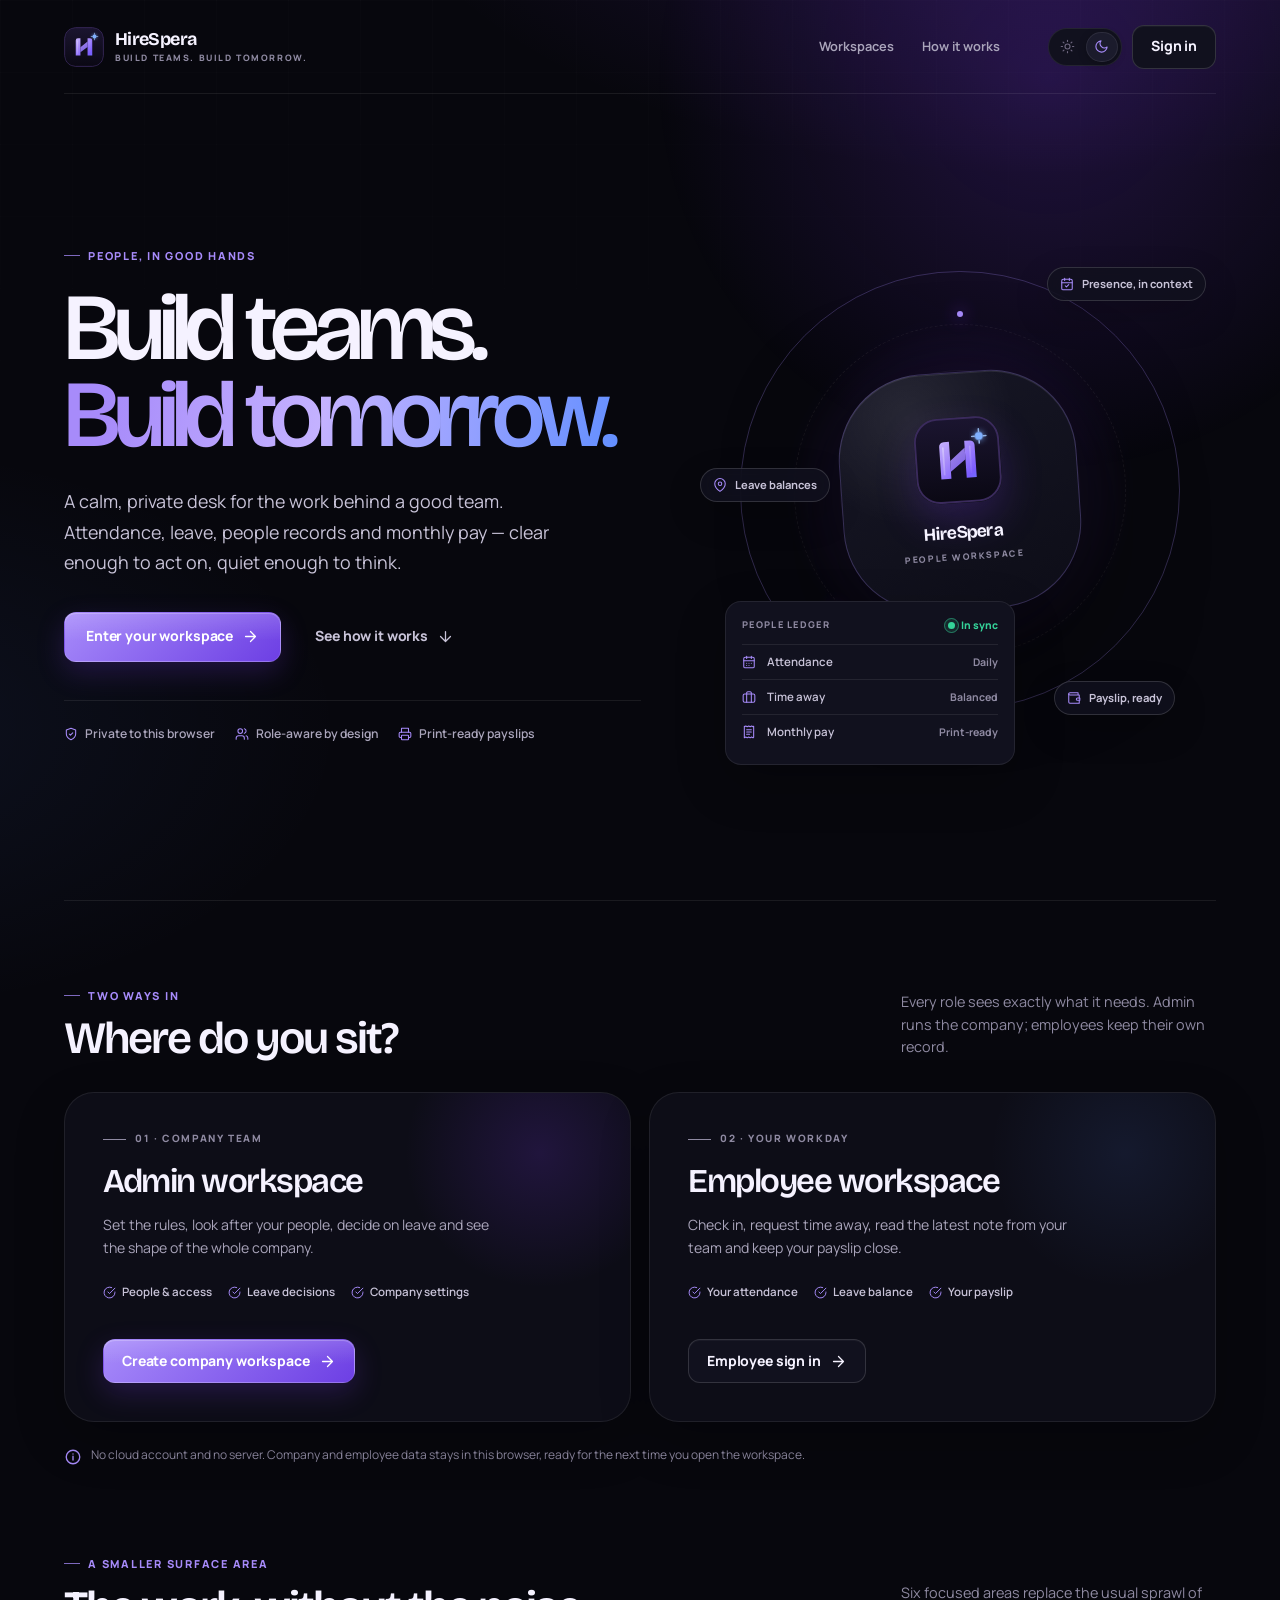
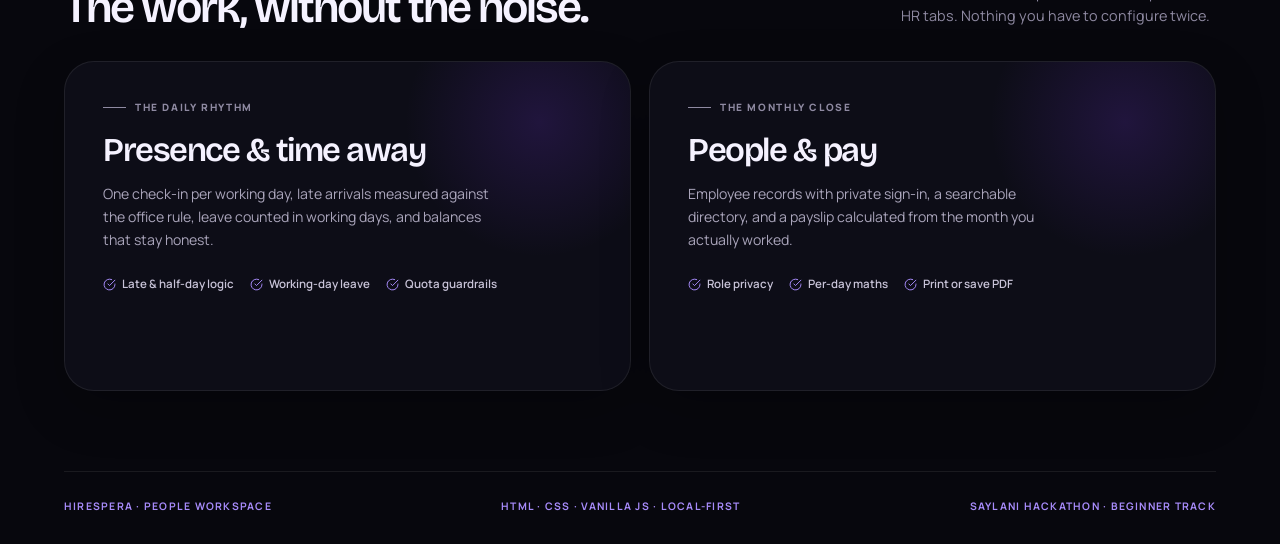
<file: index.html>
<!DOCTYPE html>
<html lang="en" data-theme="dark">
<head>
  <meta charset="UTF-8">
  <meta name="viewport" content="width=device-width, initial-scale=1.0">
  <meta name="theme-color" content="#07070d">
  <title>HireSpera | Build teams. Build tomorrow.</title>
  <meta name="description" content="A calm, private people workspace for attendance, leave, people records and monthly pay.">
  <script>
    try {
      var savedTheme = localStorage.getItem('hcm_theme');
      document.documentElement.dataset.theme = savedTheme === 'light' || savedTheme === 'dark' ? savedTheme : 'dark';
    } catch (error) {
      document.documentElement.dataset.theme = 'dark';
    }
  </script>
  <link rel="preconnect" href="https://fonts.googleapis.com">
  <link rel="preconnect" href="https://fonts.gstatic.com" crossorigin>
  <link href="https://fonts.googleapis.com/css2?family=Bricolage+Grotesque:opsz,wght@12..96,400;12..96,500;12..96,600;12..96,700&family=Manrope:wght@400;500;600;700;800&display=swap" rel="stylesheet">
  <link rel="icon" href="assets/brand-mark.svg" type="image/svg+xml">
  <link rel="stylesheet" href="css/style.css">
</head>
<body>
  <a class="skip-link" href="#landing-hero">Skip to content</a>
  <main class="landing-page" id="landing-page">
    <header class="landing-nav">
      <a class="brand-lockup" href="index.html" aria-label="HireSpera home">
        <img src="assets/brand-mark.svg" alt="" class="brand-mark" width="40" height="40">
        <span class="brand-copy"><strong>HireSpera</strong><small>Build teams. Build tomorrow.</small></span>
      </a>
      <nav class="landing-nav-links" aria-label="Landing navigation">
        <a href="#workspace-roles">Workspaces</a>
        <a href="#workspace-roles">How it works</a>
      </nav>
      <div class="landing-nav-actions">
        <span data-theme-slot></span>
        <button class="button button-secondary" type="button" id="nav-signin">Sign in</button>
      </div>
    </header>

    <section class="landing-hero" id="landing-hero" aria-labelledby="landing-title">
      <div class="landing-copy">
        <span class="eyebrow">People, in good hands</span>
        <h1 id="landing-title">
          <span class="hero-line">Build teams.</span>
          <span class="hero-line hero-line-accent">Build tomorrow.</span>
        </h1>
        <p class="landing-lede">A calm, private desk for the work behind a good team. Attendance, leave, people records and monthly pay — clear enough to act on, quiet enough to think.</p>
        <div class="landing-cta-row">
          <a class="button button-primary" href="#workspace-roles">Enter your workspace <span data-icon="arrowRight"></span></a>
          <a class="button button-ghost" href="#how-it-works">See how it works <span data-icon="arrowDown"></span></a>
        </div>
        <div class="landing-principles" aria-label="Workspace principles">
          <span><span data-icon="shield"></span>Private to this browser</span>
          <span><span data-icon="users"></span>Role-aware by design</span>
          <span><span data-icon="printer"></span>Print-ready payslips</span>
        </div>
      </div>

      <div class="landing-artifact" aria-label="A visual map of the HireSpera workspace">
        <span class="orbit orbit-one" aria-hidden="true"></span>
        <span class="orbit orbit-two" aria-hidden="true"></span>
        <span class="orbit orbit-three" aria-hidden="true"></span>
        <div class="hero-core">
          <img src="assets/brand-mark.svg" alt="HireSpera brand mark" width="86" height="86">
          <strong>HireSpera</strong>
          <small>People workspace</small>
        </div>
        <div class="orbit-node node-one"><span data-icon="calendarCheck"></span>Presence, in context</div>
        <div class="orbit-node node-two"><span data-icon="mapPin"></span>Leave balances</div>
        <div class="orbit-node node-three"><span data-icon="wallet"></span>Payslip, ready</div>
        <div class="hero-slate">
          <div class="hero-slate-head"><span>People ledger</span><span class="live-chip"><span class="live-dot" aria-hidden="true"></span>In sync</span></div>
          <div class="hero-slate-row"><span data-icon="calendar"></span><span>Attendance</span><b>Daily</b></div>
          <div class="hero-slate-row"><span data-icon="briefcase"></span><span>Time away</span><b>Balanced</b></div>
          <div class="hero-slate-row"><span data-icon="receipt"></span><span>Monthly pay</span><b>Print-ready</b></div>
        </div>
      </div>
    </section>

    <section class="landing-access" id="workspace-roles" aria-labelledby="workspace-title">
      <div class="landing-section-heading">
        <div>
          <span class="eyebrow">Two ways in</span>
          <h2 id="workspace-title">Where do you sit?</h2>
        </div>
        <p>Every role sees exactly what it needs. Admin runs the company; employees keep their own record.</p>
      </div>
      <div class="role-choice-grid">
        <article class="role-choice role-choice-admin">
          <span class="role-index">01 · Company team</span>
          <h3>Admin workspace</h3>
          <p>Set the rules, look after your people, decide on leave and see the shape of the whole company.</p>
          <ul class="role-features">
            <li><span data-icon="checkCircle"></span>People &amp; access</li>
            <li><span data-icon="checkCircle"></span>Leave decisions</li>
            <li><span data-icon="checkCircle"></span>Company settings</li>
          </ul>
          <button class="button button-primary" type="button" data-enter-role="admin">
            <span id="admin-entry-label">Admin sign in</span><span data-icon="arrowRight"></span>
          </button>
        </article>
        <article class="role-choice role-choice-employee">
          <span class="role-index">02 · Your workday</span>
          <h3>Employee workspace</h3>
          <p>Check in, request time away, read the latest note from your team and keep your payslip close.</p>
          <ul class="role-features">
            <li><span data-icon="checkCircle"></span>Your attendance</li>
            <li><span data-icon="checkCircle"></span>Leave balance</li>
            <li><span data-icon="checkCircle"></span>Your payslip</li>
          </ul>
          <button class="button button-secondary" type="button" data-enter-role="employee">
            <span>Employee sign in</span><span data-icon="arrowRight"></span>
          </button>
        </article>
      </div>
      <p class="landing-storage-note"><span data-icon="info"></span>No cloud account and no server. Company and employee data stays in this browser, ready for the next time you open the workspace.</p>
    </section>

    <section class="landing-access" id="how-it-works" aria-labelledby="how-title" style="border-top:0;padding-top:0;">
      <div class="landing-section-heading">
        <div>
          <span class="eyebrow">A smaller surface area</span>
          <h2 id="how-title">The work, without the noise.</h2>
        </div>
        <p>Six focused areas replace the usual sprawl of HR tabs. Nothing you have to configure twice.</p>
      </div>
      <div class="role-choice-grid">
        <article class="role-choice">
          <span class="role-index">The daily rhythm</span>
          <h3>Presence &amp; time away</h3>
          <p>One check-in per working day, late arrivals measured against the office rule, leave counted in working days, and balances that stay honest.</p>
          <ul class="role-features">
            <li><span data-icon="checkCircle"></span>Late &amp; half-day logic</li>
            <li><span data-icon="checkCircle"></span>Working-day leave</li>
            <li><span data-icon="checkCircle"></span>Quota guardrails</li>
          </ul>
        </article>
        <article class="role-choice">
          <span class="role-index">The monthly close</span>
          <h3>People &amp; pay</h3>
          <p>Employee records with private sign-in, a searchable directory, and a payslip calculated from the month you actually worked.</p>
          <ul class="role-features">
            <li><span data-icon="checkCircle"></span>Role privacy</li>
            <li><span data-icon="checkCircle"></span>Per-day maths</li>
            <li><span data-icon="checkCircle"></span>Print or save PDF</li>
          </ul>
        </article>
      </div>
    </section>

    <section class="access-panel hidden" id="access-panel" aria-labelledby="auth-heading">
      <button class="back-link" type="button" id="back-to-landing"><span data-icon="arrowLeft"></span>Back to HireSpera</button>
      <div class="access-layout">
        <aside class="access-context">
          <div>
            <span class="role-pill" id="access-role-label">Admin workspace</span>
            <span class="eyebrow no-rule">A clear beginning</span>
            <h2 id="context-heading">Your team starts here.</h2>
            <p id="context-copy">Create your company, then invite the people who make it work. Everything stays close to hand.</p>
            <ul class="access-facts">
              <li><span data-icon="shield"></span>Admin and employee access stay separate.</li>
              <li><span data-icon="building"></span>Company rules set the attendance and leave maths.</li>
              <li><span data-icon="mapPin"></span>Saved in this browser. No backend, no database.</li>
            </ul>
          </div>
          <span class="access-context-foot"><span class="live-dot" aria-hidden="true"></span>Ready when you are</span>
        </aside>
        <div class="access-card">
          <span class="eyebrow" id="auth-eyebrow">Welcome back</span>
          <h2 id="auth-heading">Sign in to your workspace</h2>
          <p id="auth-description">Use your work email to continue.</p>

          <form id="login-form" class="form-stack" novalidate>
            <label class="field">
              <span class="field-label">Work email</span>
              <input name="email" type="email" autocomplete="username" placeholder="you@company.com" required>
              <small class="field-error" data-error-for="email"></small>
            </label>
            <label class="field">
              <span class="field-label">Password</span>
              <span class="password-wrap">
                <input name="password" type="password" autocomplete="current-password" placeholder="Your password" required>
                <button class="password-toggle" type="button" data-password-toggle aria-label="Show password" data-icon="eye"></button>
              </span>
              <small class="field-error" data-error-for="password"></small>
            </label>
            <p class="form-message" id="login-message" aria-live="polite"></p>
            <button class="button button-primary button-wide" type="submit">Sign in <span data-icon="arrowRight"></span></button>
          </form>

          <form id="setup-form" class="form-stack hidden" novalidate>
            <label class="field">
              <span class="field-label">Company name</span>
              <input name="companyName" autocomplete="organization" placeholder="e.g. Northstar Labs" required>
              <small class="field-error" data-error-for="companyName"></small>
            </label>
            <div class="field-pair">
              <label class="field">
                <span class="field-label">Your name</span>
                <input name="name" autocomplete="name" placeholder="Full name" required>
                <small class="field-error" data-error-for="name"></small>
              </label>
              <label class="field">
                <span class="field-label">Work email</span>
                <input name="email" type="email" autocomplete="email" placeholder="you@company.com" required>
                <small class="field-error" data-error-for="email"></small>
              </label>
            </div>
            <label class="field">
              <span class="field-label">Create password</span>
              <span class="password-wrap">
                <input name="password" type="password" autocomplete="new-password" minlength="8" placeholder="At least 8 characters" required>
                <button class="password-toggle" type="button" data-password-toggle aria-label="Show password" data-icon="eye"></button>
              </span>
              <small class="field-error" data-error-for="password"></small>
            </label>
            <label class="field">
              <span class="field-label">Confirm password</span>
              <span class="password-wrap">
                <input name="confirmPassword" type="password" autocomplete="new-password" minlength="8" placeholder="Repeat password" required>
                <button class="password-toggle" type="button" data-password-toggle aria-label="Show password" data-icon="eye"></button>
              </span>
              <small class="field-error" data-error-for="confirmPassword"></small>
            </label>
            <p class="form-message" id="setup-message" aria-live="polite"></p>
            <button class="button button-primary button-wide" type="submit">Create workspace <span data-icon="arrowRight"></span></button>
          </form>

          <p class="form-message hidden" id="access-message" aria-live="polite"></p>
          <p class="access-note" id="auth-note">Your workspace data stays in this browser. Sign in with the account your Admin created for you.</p>
        </div>
      </div>
    </section>

    <footer class="landing-footer">
      <span>HireSpera · People workspace</span>
      <span>HTML · CSS · Vanilla JS · Local-first</span>
      <span>Saylani Hackathon · Beginner Track</span>
    </footer>
  </main>

  <script src="js/storage.js"></script>
  <script src="js/auth.js"></script>
  <script src="js/ui.js"></script>
  <script>
    (() => {
      'use strict';
      const app = window.HireSpera;
      app.auth.protect();

      const company = app.read(app.keys.COMPANY);
      const isSetup = !company;
      const landingPage = document.querySelector('#landing-page');
      const accessPanel = document.querySelector('#access-panel');
      const hero = document.querySelector('.landing-hero');
      const roles = document.querySelector('#workspace-roles');
      const how = document.querySelector('#how-it-works');
      const nav = document.querySelector('.landing-nav');
      const navSignin = document.querySelector('#nav-signin');
      const loginForm = document.querySelector('#login-form');
      const setupForm = document.querySelector('#setup-form');
      const accessMessage = document.querySelector('#access-message');
      let selectedRole = 'admin';

      document.querySelector('#admin-entry-label').textContent = isSetup ? 'Create company workspace' : 'Admin sign in';

      function resetMessages() {
        app.ui.clearErrors(loginForm);
        app.ui.clearErrors(setupForm);
        app.ui.setFormMessage(accessMessage, '', 'info');
      }

      function openAccess(role = 'admin') {
        selectedRole = role;
        resetMessages();
        const adminSetup = isSetup && role === 'admin';
        const employeeBlocked = isSetup && role === 'employee';
        hero.classList.add('hidden');
        roles.classList.add('hidden');
        how.classList.add('hidden');
        nav.classList.add('hidden');
        accessPanel.classList.remove('hidden');
        loginForm.classList.toggle('hidden', adminSetup || employeeBlocked);
        setupForm.classList.toggle('hidden', !adminSetup);
        document.querySelector('#access-role-label').textContent = adminSetup ? 'First-run setup' : role === 'admin' ? 'Admin workspace' : 'Employee workspace';
        document.querySelector('#context-heading').textContent = adminSetup ? 'Your team starts here.' : role === 'admin' ? 'The company, in one clear view.' : 'Your workday, held together.';
        document.querySelector('#context-copy').textContent = adminSetup
          ? 'Create your company and administrator account. Your workspace is saved in this browser, with no server in between.'
          : role === 'admin'
            ? 'People, attendance, leave decisions and pay. Sign in to see the whole shape of the company.'
            : 'Your attendance, leave balance and payslip. Sign in to keep your own record close.';
        document.querySelector('#auth-eyebrow').textContent = adminSetup ? 'A quiet beginning' : role === 'admin' ? 'Welcome back' : 'Your workspace';
        document.querySelector('#auth-heading').textContent = adminSetup ? 'Set up your company' : `${role === 'admin' ? 'Admin' : 'Employee'} sign in`;
        document.querySelector('#auth-description').textContent = adminSetup ? 'A few details and your workspace is ready.' : `Sign in to continue to the ${role} workspace.`;
        document.querySelector('#auth-note').textContent = adminSetup
          ? 'Your company data stays in this browser. You can revisit these details from Company settings.'
          : 'Use the account your Admin created for you. Passwords and records are stored in this browser only.';
        if (employeeBlocked) {
          document.querySelector('#auth-heading').textContent = 'Your Admin goes first';
          document.querySelector('#auth-description').textContent = 'This workspace has not been created yet.';
          document.querySelector('#auth-eyebrow').textContent = 'One step before you';
          app.ui.setFormMessage(accessMessage, 'Ask your Admin to create the company and your employee login. Then come back here to sign in.', 'info');
          document.querySelector('#auth-note').textContent = 'No company exists in this browser yet. The Admin sets it up from the Admin workspace.';
        }
        window.scrollTo({ top: 0, behavior: 'smooth' });
        window.setTimeout(() => (adminSetup ? setupForm.querySelector('input') : loginForm.querySelector('input'))?.focus({ preventScroll: true }), 260);
      }

      function closeAccess() {
        accessPanel.classList.add('hidden');
        hero.classList.remove('hidden');
        roles.classList.remove('hidden');
        how.classList.remove('hidden');
        nav.classList.remove('hidden');
        resetMessages();
        window.scrollTo({ top: 0, behavior: 'smooth' });
      }

      document.querySelectorAll('[data-enter-role]').forEach((button) => {
        button.addEventListener('click', () => openAccess(button.dataset.enterRole));
      });
      navSignin.addEventListener('click', () => openAccess(isSetup ? 'admin' : 'admin'));
      document.querySelector('#back-to-landing').addEventListener('click', closeAccess);

      loginForm.addEventListener('submit', (event) => {
        event.preventDefault();
        app.ui.clearErrors(loginForm);
        const data = Object.fromEntries(new FormData(loginForm));
        const email = String(data.email || '').trim();
        const password = String(data.password || '');
        let valid = true;
        if (!email) { app.ui.setFieldError(loginForm, 'email', 'Enter your work email.'); valid = false; }
        else if (!app.emailValid(email)) { app.ui.setFieldError(loginForm, 'email', 'Enter a valid email address.'); valid = false; }
        if (!password) { app.ui.setFieldError(loginForm, 'password', 'Enter your password.'); valid = false; }
        if (!valid) { app.ui.focusFirstError(loginForm); return; }
        const account = app.read(app.keys.USERS, []).find((user) => user.email.toLowerCase() === email.toLowerCase());
        if (account && account.role !== selectedRole) {
          app.ui.setFieldError(loginForm, 'email', `This account belongs to the ${account.role === 'admin' ? 'Admin' : 'Employee'} workspace. Go back and choose it.`);
          app.ui.focusFirstError(loginForm);
          return;
        }
        const submitButton = loginForm.querySelector('button[type="submit"]');
        app.ui.setButtonLoading(submitButton, true, 'Signing in…');
        window.setTimeout(() => {
          try {
            const user = app.auth.login(email, password);
            location.href = user.role === 'admin' ? 'pages/admin.html' : 'pages/employee.html';
          } catch (error) {
            app.ui.setButtonLoading(submitButton, false);
            app.ui.setFieldError(loginForm, error.field || 'password', error.message);
            app.ui.focusFirstError(loginForm);
          }
        }, 220);
      });

      setupForm.addEventListener('submit', (event) => {
        event.preventDefault();
        app.ui.clearErrors(setupForm);
        const data = Object.fromEntries(new FormData(setupForm));
        let valid = true;
        if (!String(data.companyName || '').trim()) { app.ui.setFieldError(setupForm, 'companyName', 'Enter your company name.'); valid = false; }
        if (!String(data.name || '').trim()) { app.ui.setFieldError(setupForm, 'name', 'Enter your full name.'); valid = false; }
        if (!app.emailValid(data.email)) { app.ui.setFieldError(setupForm, 'email', 'Enter a valid work email.'); valid = false; }
        if (String(data.password || '').length < 8) { app.ui.setFieldError(setupForm, 'password', 'Use at least 8 characters.'); valid = false; }
        if (data.confirmPassword !== data.password) { app.ui.setFieldError(setupForm, 'confirmPassword', 'Passwords do not match.'); valid = false; }
        if (!valid) { app.ui.focusFirstError(setupForm); return; }
        const submitButton = setupForm.querySelector('button[type="submit"]');
        app.ui.setButtonLoading(submitButton, true, 'Creating workspace…');
        window.setTimeout(() => {
          try {
            app.auth.setup(data);
            location.href = 'pages/admin.html';
          } catch (error) {
            app.ui.setButtonLoading(submitButton, false);
            app.ui.setFieldError(setupForm, error.field || 'companyName', error.message);
            app.ui.focusFirstError(setupForm);
          }
        }, 280);
      });

      app.ui.hydrateIcons();
    })();
  </script>
</body>
</html>
</file>
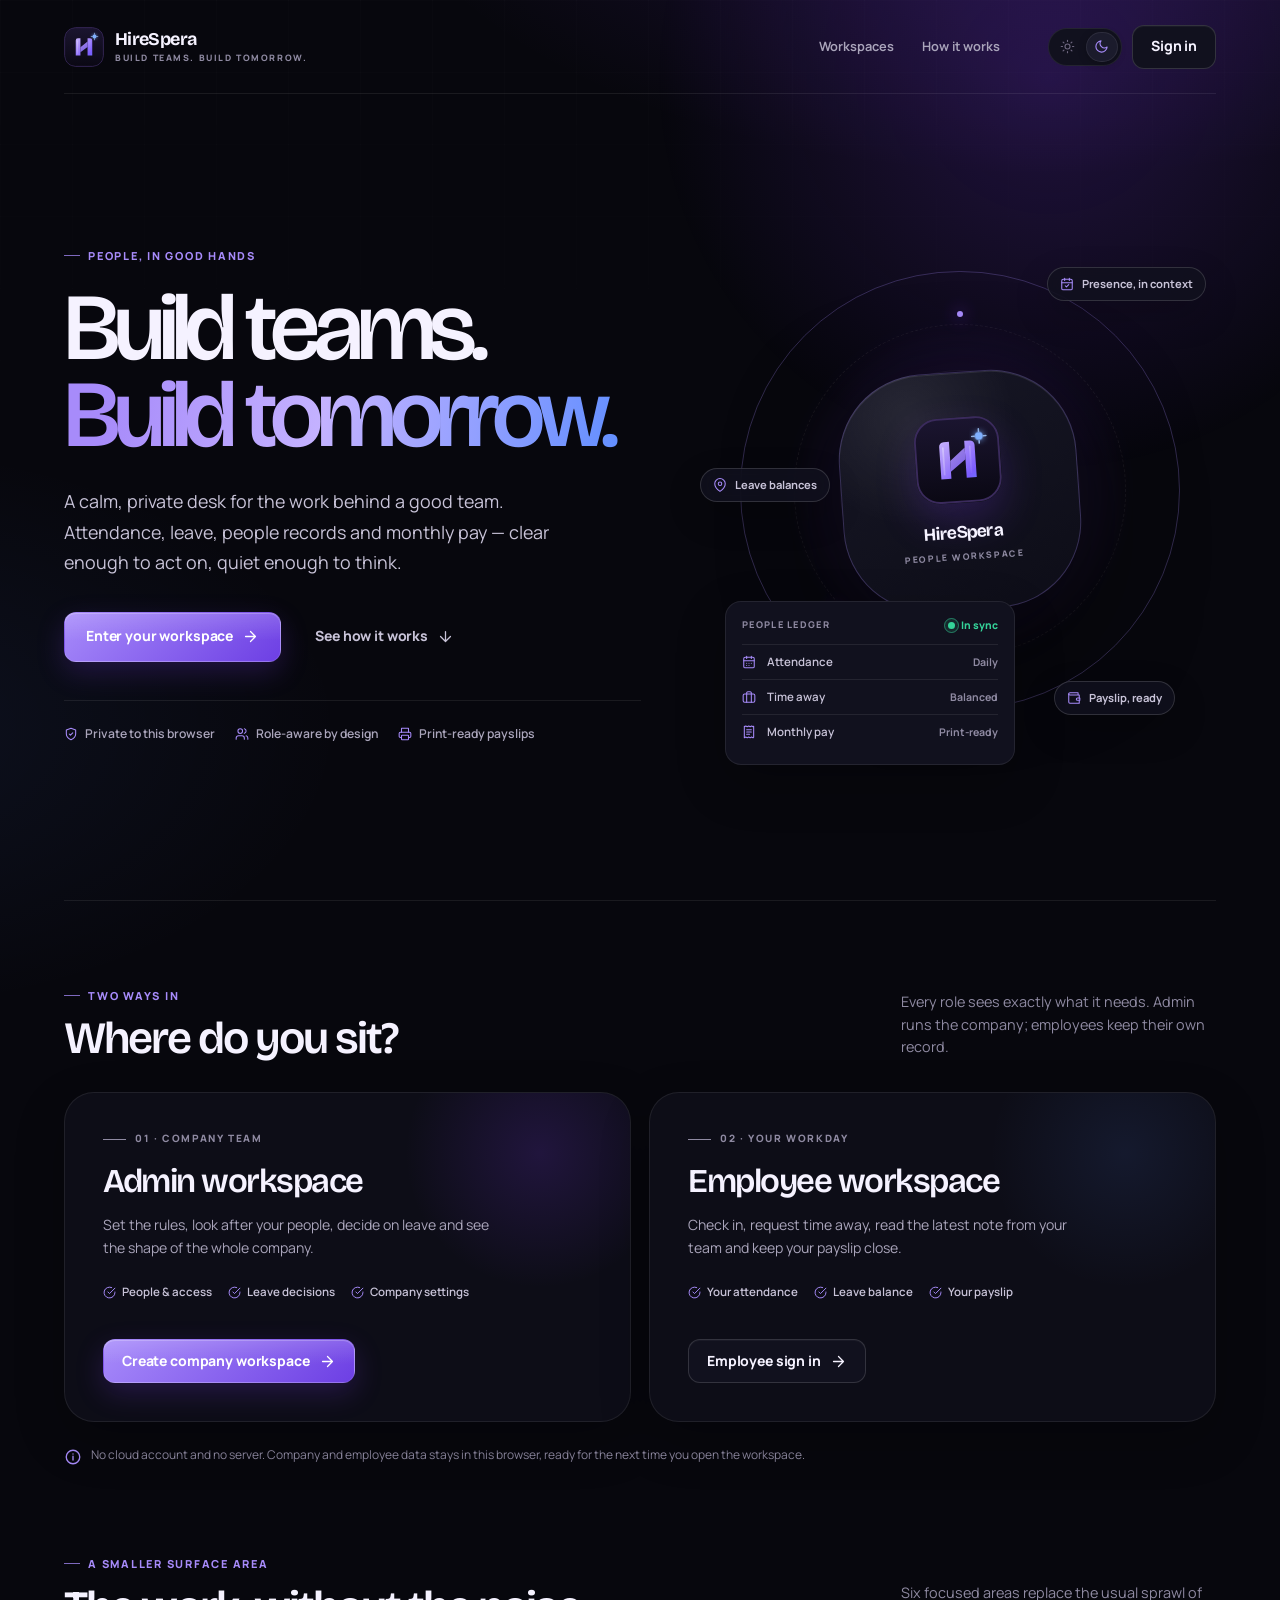
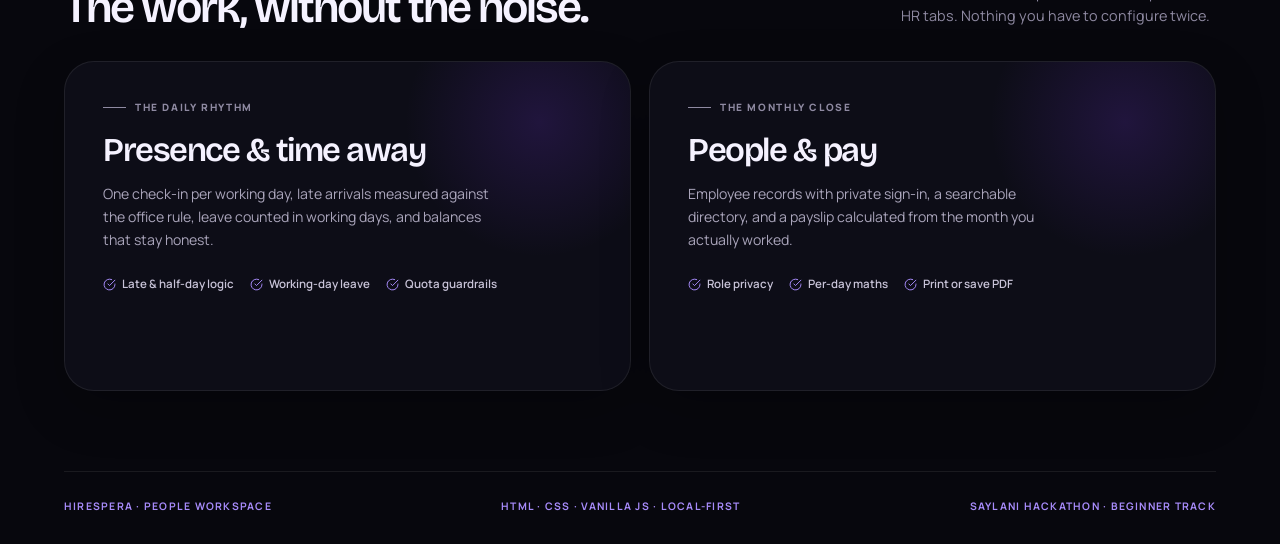
<file: pages/admin.html>
<!DOCTYPE html>
<html lang="en" data-theme="dark">
<head>
  <meta charset="UTF-8">
  <meta name="viewport" content="width=device-width, initial-scale=1.0">
  <meta name="theme-color" content="#07070d">
  <title>Overview | HireSpera</title>
  <meta name="description" content="A clear daily view of attendance, leave decisions and company notes in HireSpera.">
  <script>
    try {
      var savedTheme = localStorage.getItem('hcm_theme');
      document.documentElement.dataset.theme = savedTheme === 'light' || savedTheme === 'dark' ? savedTheme : 'dark';
    } catch (error) {
      document.documentElement.dataset.theme = 'dark';
    }
  </script>
  <link rel="preconnect" href="https://fonts.googleapis.com">
  <link rel="preconnect" href="https://fonts.gstatic.com" crossorigin>
  <link href="https://fonts.googleapis.com/css2?family=Bricolage+Grotesque:opsz,wght@12..96,400;12..96,500;12..96,600;12..96,700&family=Manrope:wght@400;500;600;700;800&display=swap" rel="stylesheet">
  <link rel="icon" href="../assets/brand-mark.svg" type="image/svg+xml">
  <link rel="stylesheet" href="../css/style.css">
</head>
<body>
  <a class="skip-link" href="#main-content">Skip to content</a>
  <div class="app-shell">
    <aside id="app-sidebar" class="sidebar"></aside>
    <main class="main-content" id="main-content">
      <header id="app-topbar" class="topbar"></header>
      <div class="page-wrap">
        <section class="page-heading" aria-labelledby="page-title">
          <div>
            <span class="eyebrow">Company overview</span>
            <h1 id="page-title"><span id="greeting">Good day</span>, <span id="welcome-name">Admin</span></h1>
            <p id="heading-summary">The shape of the day, drawn from your saved records.</p>
          </div>
          <div class="heading-actions">
            <button class="button button-secondary" type="button" data-export-attendance>
              <span data-icon="download"></span>Export attendance
            </button>
            <a class="button button-primary" href="employees.html">
              <span data-icon="userPlus"></span>Add employee
            </a>
          </div>
        </section>

        <section class="stats-grid" aria-label="Company totals">
          <article class="stat-card tone-violet">
            <div class="stat-top"><span class="stat-label">Total people</span><span class="stat-mark" data-icon="users"></span></div>
            <div class="stat-value" id="stat-employees">0</div>
            <div class="stat-foot" id="stat-employees-foot">No employees yet</div>
          </article>
          <article class="stat-card tone-green">
            <div class="stat-top"><span class="stat-label">Checked in</span><span class="stat-mark" data-icon="logIn"></span></div>
            <div class="stat-value" id="stat-present">0</div>
            <div class="stat-foot" id="stat-present-foot">Today’s saved check-ins</div>
          </article>
          <article class="stat-card tone-amber">
            <div class="stat-top"><span class="stat-label">Late today</span><span class="stat-mark" data-icon="clock"></span></div>
            <div class="stat-value" id="stat-late">0</div>
            <div class="stat-foot" id="stat-late-foot">Beyond the grace period</div>
          </article>
          <article class="stat-card tone-blue">
            <div class="stat-top"><span class="stat-label">Pending leave</span><span class="stat-mark" data-icon="calendarCheck"></span></div>
            <div class="stat-value" id="stat-leaves">0</div>
            <div class="stat-foot" id="stat-leaves-foot">Awaiting your decision</div>
          </article>
        </section>

        <div class="dashboard-grid">
          <section class="panel dashboard-main" aria-labelledby="attendance-heading">
            <div class="panel-heading">
              <div>
                <span class="eyebrow">Daily record</span>
                <h2 id="attendance-heading">Today’s attendance</h2>
                <p id="today-label">—</p>
              </div>
              <div class="panel-tools">
                <button class="button button-secondary button-small" type="button" id="attendance-toggle">All records</button>
                <a class="text-link" href="employees.html">People <span aria-hidden="true">→</span></a>
              </div>
            </div>
            <div class="table-scroll">
              <table class="attendance-table">
                <thead>
                  <tr>
                    <th class="hidden" id="attendance-date-heading">Date</th>
                    <th>Employee</th>
                    <th>Department</th>
                    <th>Check in</th>
                    <th>Check out</th>
                    <th>Status</th>
                  </tr>
                </thead>
                <tbody id="attendance-rows" aria-live="polite"></tbody>
              </table>
            </div>
          </section>

          <div class="dashboard-side">
            <section class="panel" aria-labelledby="pending-heading">
              <div class="panel-heading">
                <div>
                  <span class="eyebrow">Decision queue</span>
                  <h2 id="pending-heading">Pending leave</h2>
                  <p>Requests waiting for your reply.</p>
                </div>
                <a class="text-link" href="leaves.html">Review <span aria-hidden="true">→</span></a>
              </div>
              <div class="compact-list" id="pending-list"></div>
            </section>

            <section class="panel" aria-labelledby="office-heading">
              <div class="panel-heading">
                <div>
                  <span class="eyebrow">Company rhythm</span>
                  <h2 id="office-heading">The office today</h2>
                  <p>Your saved schedule at a glance.</p>
                </div>
                <span class="settings-symbol" data-icon="clock"></span>
              </div>
              <ul class="rule-list" id="office-facts"></ul>
            </section>
          </div>

          <section class="panel insights-panel" data-attendance-insights aria-labelledby="insights-heading">
            <div class="panel-heading">
              <div>
                <span class="eyebrow">A wider read</span>
                <h2 id="insights-heading">Attendance insights</h2>
                <p>Charts are built only from saved attendance records.</p>
              </div>
              <span class="insight-meta"><span class="live-dot" aria-hidden="true"></span>Local data</span>
            </div>
            <div class="chart-empty"><span data-icon="chart"></span>Insights appear after the first attendance record is saved.</div>
          </section>

          <section class="panel helper-panel" aria-labelledby="helper-heading">
            <div class="panel-heading panel-heading-wrap">
              <div>
                <span class="eyebrow">Ask the workspace</span>
                <h2 id="helper-heading">Smart helper</h2>
                <p>Answers drawn from your real company data.</p>
              </div>
              <span class="helper-icon" data-icon="sparkles"></span>
            </div>
            <div class="helper-history" id="helper-history">
              <div class="helper-message helper-answer" id="helper-welcome">Ask about headcount, approved leave, late arrivals or pending requests.</div>
            </div>
            <div class="helper-suggestions" id="helper-suggestions"></div>
            <form class="helper-form" id="helper-form">
              <label class="sr-only" for="helper-question">Ask the Smart Helper</label>
              <input id="helper-question" name="question" placeholder="Ask about your team…" autocomplete="off" required>
              <button class="icon-button" type="submit" aria-label="Send question"><span data-icon="arrowUp"></span></button>
            </form>
          </section>

          <section class="panel announcements-panel" aria-labelledby="announcement-heading">
            <div class="panel-heading">
              <div>
                <span class="eyebrow">Noticeboard</span>
                <h2 id="announcement-heading">Announcements</h2>
                <p>A short note travels further than a long email.</p>
              </div>
              <span class="insight-meta">Visible to your team</span>
            </div>
            <form class="announcement-form" id="announcement-form" novalidate>
              <label class="field">
                <span class="field-label">New announcement</span>
                <textarea id="announcement-text" name="announcement" rows="3" maxlength="240" placeholder="Share a short team update…" required></textarea>
                <small class="field-error" data-error-for="announcement"></small>
              </label>
              <div class="form-row-end">
                <span class="char-count" data-char-count-for="announcement-text">0 / 240</span>
                <button class="button button-secondary button-small" type="submit">Post update</button>
              </div>
              <p class="form-message" id="announcement-message" aria-live="polite"></p>
            </form>
            <div class="announcement-list" id="announcement-list"></div>
          </section>
        </div>
      </div>
    </main>
  </div>
  <div class="sidebar-scrim" aria-hidden="true"></div>

  <script src="../js/storage.js"></script>
  <script src="../js/auth.js"></script>
  <script src="../js/employees.js"></script>
  <script src="../js/attendance.js"></script>
  <script src="../js/leave.js"></script>
  <script src="../js/helper.js"></script>
  <script src="../js/ui.js"></script>
  <script>
    (() => {
      'use strict';
      const app = window.HireSpera;
      const user = app.auth.protect('admin');
      if (!user) return;
      app.ui.mountShell({ active: 'overview', breadcrumb: 'Overview' });

      const today = app.today();
      const dayNames = ['Sun', 'Mon', 'Tue', 'Wed', 'Thu', 'Fri', 'Sat'];
      const currency = app.money;
      let showingAll = false;

      const $ = (selector) => document.querySelector(selector);
      document.querySelector('#welcome-name').textContent = user.name.split(/\s+/)[0] || user.name;
      document.querySelector('#greeting').textContent = app.ui.currentGreeting();

      function workingDayLabel(day) {
        return dayNames[day] || '';
      }

      function formatWorkingWeek(days) {
        const sorted = [...(days || [])].sort((a, b) => a - b);
        if (!sorted.length) return 'No working days selected';
        if (sorted.join(',') === '1,2,3,4,5') return 'Monday to Friday';
        return sorted.map(workingDayLabel).join(', ');
      }

      function statusClass(status) {
        if (!status || status === 'Not checked in') return 'status-neutral';
        return `status-${status.toLowerCase().replace(/\s+/g, '-')}`;
      }

      function peopleList() {
        return app.employees.list().filter((person) => !person.createdAt || person.createdAt <= today);
      }

      function savedRecords() {
        const people = new Map(app.read(app.keys.USERS, []).map((person) => [person.id, person]));
        return app.read(app.keys.ATTENDANCE, [])
          .filter((record) => people.has(record.employeeId))
          .slice()
          .sort((a, b) => b.date.localeCompare(a.date) || String(b.checkIn).localeCompare(String(a.checkIn)));
      }

      function personCell(person, showEmail = true) {
        return `<div class="person-cell">
          <span class="avatar avatar-small">${app.escape(app.initials(person.name))}</span>
          <span><strong>${app.escape(person.name)}</strong>${showEmail ? `<small>${app.escape(person.email)}</small>` : ''}</span>
        </div>`;
      }

      function renderStats() {
        const people = peopleList();
        const company = app.read(app.keys.COMPANY, {});
        const records = app.read(app.keys.ATTENDANCE, []).filter((record) => record.date === today);
        const pending = app.leave.pendingCount();
        const working = app.attendance.isWorkingDay(today, company);
        const departments = new Set(people.map((person) => person.department).filter(Boolean));
        const onLeave = app.leave.list().filter((leave) => leave.status === 'Approved' && leave.from <= today && leave.to >= today).length;

        document.querySelector('#stat-employees').textContent = people.length;
        document.querySelector('#stat-employees-foot').textContent = people.length
          ? `${departments.size} department${departments.size === 1 ? '' : 's'} in the directory`
          : 'Add your first employee to begin';
        document.querySelector('#stat-present').textContent = records.length;
        document.querySelector('#stat-present-foot').textContent = working
          ? `${records.length} of ${people.length} people checked in`
          : 'The office is closed today';
        document.querySelector('#stat-late').textContent = records.filter((record) => record.late).length;
        document.querySelector('#stat-late-foot').textContent = `After ${app.timeLabel(company.officeStart || '09:00')} + ${Number(company.graceMinutes || 0)} min grace`;
        document.querySelector('#stat-leaves').textContent = pending;
        document.querySelector('#stat-leaves-foot').textContent = pending
          ? `${onLeave} ${onLeave === 1 ? 'person is' : 'people are'} on approved leave today`
          : onLeave
            ? `${onLeave} ${onLeave === 1 ? 'person is' : 'people are'} on approved leave today`
            : 'No requests need a decision';
      }

      function renderOfficeFacts() {
        const company = app.read(app.keys.COMPANY, {});
        const working = app.attendance.isWorkingDay(today, company);
        document.querySelector('#office-facts').innerHTML = `
          <li><span data-icon="clock"></span><span>Opens at <strong>${app.escape(app.timeLabel(company.officeStart || '09:00'))}</strong> with a ${Number(company.graceMinutes || 0)} minute grace period.</span></li>
          <li><span data-icon="calendar"></span><span>Working week: <strong>${app.escape(formatWorkingWeek(company.workingDays))}</strong>.</span></li>
          <li><span data-icon="${working ? 'checkCircle' : 'info'}"></span><span>Today is <strong>${working ? 'a working day' : 'not a working day'}</strong>.</span></li>
          <li><span data-icon="briefcase"></span><span>Annual leave: <strong>${Number(company.leaveQuota || 0)} working days</strong> per person.</span></li>`;
        app.ui.hydrateIcons(document.querySelector('#office-facts'));
      }

      function renderPending() {
        const people = new Map(app.read(app.keys.USERS, []).map((person) => [person.id, person]));
        const pending = app.leave.list().filter((leave) => leave.status === 'Pending').slice(0, 4);
        const target = document.querySelector('#pending-list');
        target.innerHTML = pending.length
          ? pending.map((leave) => {
              const person = people.get(leave.employeeId);
              return `<a class="compact-item" href="leaves.html">
                <span class="compact-avatar">${app.escape(app.initials(person?.name || '?'))}</span>
                <span class="compact-copy"><strong>${app.escape(person?.name || 'Employee')}</strong><small>${app.escape(leave.type)} · ${app.dateLabel(leave.from)} – ${app.dateLabel(leave.to)}</small></span>
                <span class="status status-pending">${leave.days}d</span>
              </a>`;
            }).join('')
          : '<p class="empty-note">No requests need a decision right now.</p>';
      }

      function renderAttendance() {
        const people = peopleList();
        const records = savedRecords();
        const peopleById = new Map(people.map((person) => [person.id, person]));
        const toggle = document.querySelector('#attendance-toggle');
        const dateHeading = document.querySelector('#attendance-date-heading');
        const heading = document.querySelector('#attendance-heading');
        const body = document.querySelector('#attendance-rows');

        if (showingAll) {
          heading.textContent = 'Attendance history';
          dateHeading.classList.remove('hidden');
          toggle.textContent = 'Today only';
          body.innerHTML = records.length
            ? records.map((record) => {
                const person = peopleById.get(record.employeeId);
                if (!person) return '';
                return `<tr>
                  <td>${app.dateLabel(record.date, { day: 'numeric', month: 'short', year: 'numeric' })}</td>
                  <td>${personCell(person)}</td>
                  <td>${app.escape(person.department || '—')}</td>
                  <td>${record.checkIn ? app.escape(app.timeLabel(record.checkIn)) : '—'}</td>
                  <td>${record.checkOut ? app.escape(app.timeLabel(record.checkOut)) : '—'}</td>
                  <td><span class="status ${statusClass(record.status)}">${app.escape(record.status)}</span></td>
                </tr>`;
              }).join('')
            : `<tr><td colspan="6" class="empty-cell">No attendance records yet. They appear here after an employee checks in.</td></tr>`;
          return;
        }

        heading.textContent = 'Today’s attendance';
        dateHeading.classList.add('hidden');
        toggle.textContent = 'All records';
        const company = app.read(app.keys.COMPANY, {});
        if (!app.attendance.isWorkingDay(today, company)) {
          body.innerHTML = `<tr><td colspan="5" class="empty-cell">The office is closed today. Your working week is ${app.escape(formatWorkingWeek(company.workingDays))}.</td></tr>`;
          return;
        }
        if (!people.length) {
          body.innerHTML = `<tr><td colspan="5" class="empty-cell">No employees yet. <a class="text-link" href="employees.html">Add your first employee</a> to start the attendance record.</td></tr>`;
          return;
        }
        body.innerHTML = people.map((person) => {
          const record = app.attendance.statusOn(person.id, today);
          const checked = Boolean(record?.checkIn);
          const status = checked ? record.status : 'Not checked in';
          return `<tr>
            <td>${personCell(person)}</td>
            <td>${app.escape(person.department || '—')}</td>
            <td>${checked ? app.escape(app.timeLabel(record.checkIn)) : '—'}</td>
            <td>${record?.checkOut ? app.escape(app.timeLabel(record.checkOut)) : '—'}</td>
            <td><span class="status ${statusClass(status)}">${app.escape(status)}</span></td>
          </tr>`;
        }).join('');
      }

      function renderAnnouncements() {
        const company = app.read(app.keys.COMPANY, {});
        const items = (company.announcements || []).slice().reverse().slice(0, 4);
        document.querySelector('#announcement-list').innerHTML = items.length
          ? items.map((item) => `<article class="announcement-item">
              <p>${app.escape(item.text)}</p>
              <div class="announcement-meta"><strong>${app.escape(item.author || 'Admin')}</strong><span aria-hidden="true">·</span><span>${app.dateLabel(item.date)}</span></div>
            </article>`).join('')
          : '<p class="empty-note">No announcements yet. The first note will appear here for everyone.</p>';
      }

      function renderHelperIntro() {
        const people = peopleList().length;
        const pending = app.leave.pendingCount();
        document.querySelector('#helper-welcome').textContent = `You have ${people} ${people === 1 ? 'person' : 'people'} in the directory and ${pending} pending leave ${pending === 1 ? 'request' : 'requests'}. Ask me about headcount, approved leave, late arrivals or the queue.`;
        document.querySelector('#helper-suggestions').innerHTML = app.helper.suggestions(user)
          .map((suggestion) => `<button class="helper-chip" type="button" data-helper-suggestion>${app.escape(suggestion)}</button>`)
          .join('');
      }

      function renderAll() {
        const company = app.read(app.keys.COMPANY, {});
        document.querySelector('#today-label').textContent = new Intl.DateTimeFormat('en', {
          weekday: 'long', day: 'numeric', month: 'long', year: 'numeric'
        }).format(app.parseDate(today));
        const working = app.attendance.isWorkingDay(today, company);
        document.querySelector('#heading-summary').textContent = working
          ? `The office is open. ${peopleList().length} ${peopleList().length === 1 ? 'person is' : 'people are'} on the roster today.`
          : 'A quieter day. Attendance, leave and pay stay exactly where you left them.';
        renderStats();
        renderAttendance();
        renderPending();
        renderOfficeFacts();
        renderAnnouncements();
        renderHelperIntro();
      }

      document.querySelector('#attendance-toggle').addEventListener('click', () => {
        showingAll = !showingAll;
        renderAttendance();
      });

      document.querySelector('#announcement-form').addEventListener('submit', (event) => {
        event.preventDefault();
        const form = event.currentTarget;
        const textarea = form.elements.announcement;
        const message = document.querySelector('#announcement-message');
        const text = textarea.value.trim();
        app.ui.clearErrors(form);
        if (!text) {
          app.ui.setFieldError(form, 'announcement', 'Write a short update before posting.');
          textarea.focus();
          return;
        }
        if (text.length > 240) {
          app.ui.setFieldError(form, 'announcement', 'Keep the update within 240 characters.');
          textarea.focus();
          return;
        }
        const company = app.read(app.keys.COMPANY, {});
        app.write(app.keys.COMPANY, {
          ...company,
          announcements: [...(company.announcements || []), { id: app.id(), text, date: today, author: user.name, createdAt: new Date().toISOString() }]
        });
        form.reset();
        document.querySelector('[data-char-count-for="announcement-text"]').textContent = '0 / 240';
        app.ui.setFormMessage(message, 'Posted to the company noticeboard.', 'success');
        app.ui.toast('Announcement posted.');
        renderAnnouncements();
      });

      app.ui.bindHelper(user);
      renderAll();
      app.ui.hydrateIcons();
    })();
  </script>
  <script src="../js/bonus.js"></script>
</body>
</html>
</file>
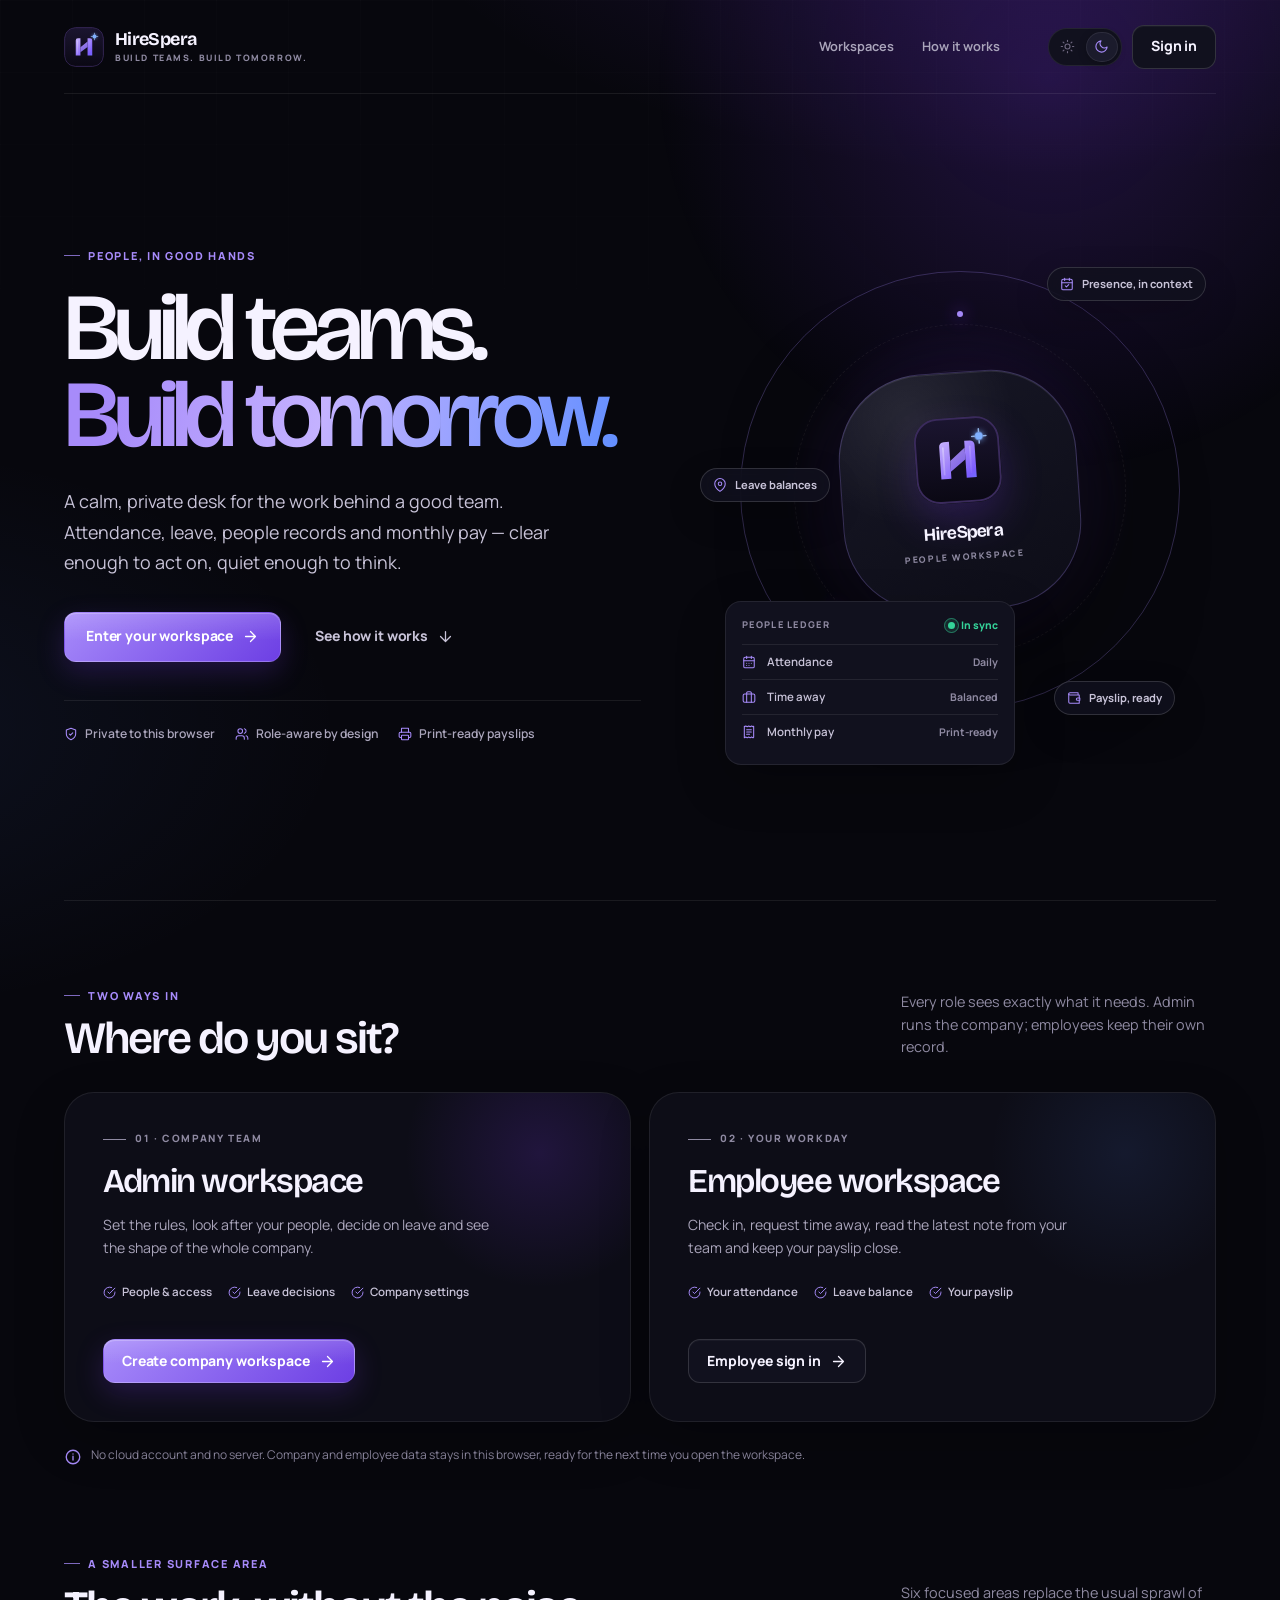
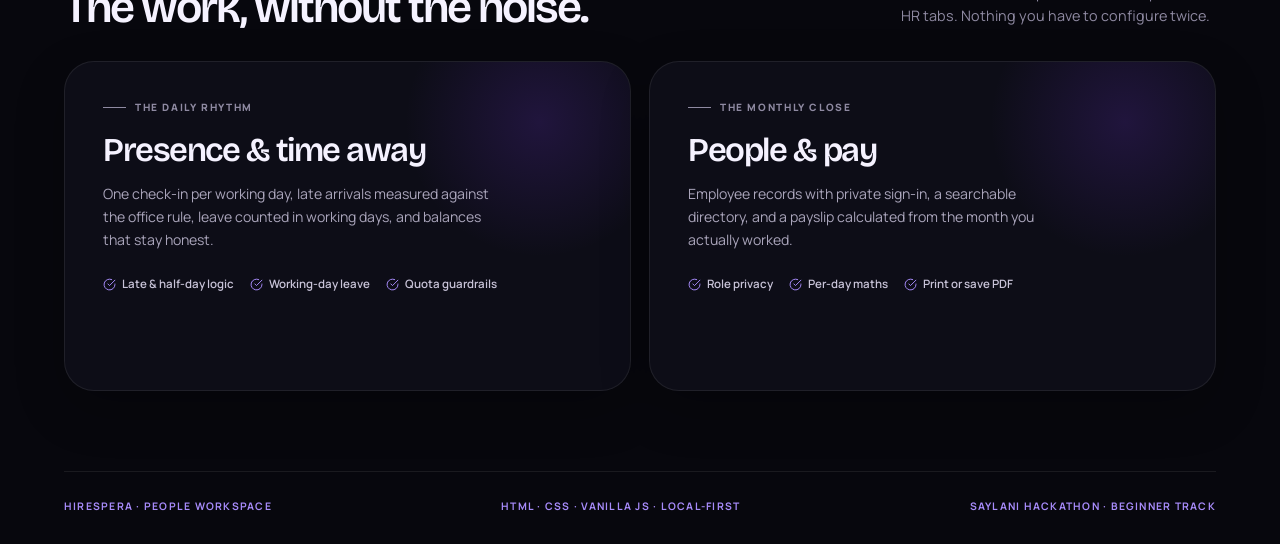
<file: pages/employee.html>
<!DOCTYPE html>
<html lang="en" data-theme="dark">
<head>
  <meta charset="UTF-8">
  <meta name="viewport" content="width=device-width, initial-scale=1.0">
  <meta name="theme-color" content="#07070d">
  <title>My workspace | HireSpera</title>
  <meta name="description" content="Your own HireSpera desk: check in, keep an eye on leave and read the latest team note.">
  <script>
    try {
      var savedTheme = localStorage.getItem('hcm_theme');
      document.documentElement.dataset.theme = savedTheme === 'light' || savedTheme === 'dark' ? savedTheme : 'dark';
    } catch (error) {
      document.documentElement.dataset.theme = 'dark';
    }
  </script>
  <link rel="preconnect" href="https://fonts.googleapis.com">
  <link rel="preconnect" href="https://fonts.gstatic.com" crossorigin>
  <link href="https://fonts.googleapis.com/css2?family=Bricolage+Grotesque:opsz,wght@12..96,400;12..96,500;12..96,600;12..96,700&family=Manrope:wght@400;500;600;700;800&display=swap" rel="stylesheet">
  <link rel="icon" href="../assets/brand-mark.svg" type="image/svg+xml">
  <link rel="stylesheet" href="../css/style.css">
</head>
<body>
  <a class="skip-link" href="#main-content">Skip to content</a>
  <div class="app-shell employee-shell">
    <aside id="app-sidebar" class="sidebar"></aside>
    <main class="main-content" id="main-content">
      <header id="app-topbar" class="topbar"></header>
      <div class="page-wrap">
        <section class="employee-hero" aria-labelledby="page-title">
          <div class="employee-hero-copy">
            <span class="eyebrow" id="today-label">Your day</span>
            <h1 id="page-title"><span id="greeting">Welcome</span>, <span id="welcome-name">there</span></h1>
            <p id="hero-copy">Your attendance, time away and the latest note from your team.</p>
          </div>
          <div class="clock-panel">
            <div class="clock-face">
              <div class="clock-time" id="live-clock">—</div>
              <div class="clock-date" id="live-date">Local time</div>
              <div class="clock-status-row">
                <span class="today-status" id="today-status">Not checked in</span>
                <span class="status status-neutral" id="today-status-pill">Not checked in</span>
              </div>
            </div>
            <div class="attendance-actions">
              <button class="button button-primary" type="button" id="check-in"><span data-icon="logIn"></span>Check in now</button>
              <button class="button button-secondary" type="button" id="check-out"><span data-icon="logOut"></span>Check out</button>
            </div>
            <div data-camera-slot></div>
          </div>
        </section>

        <section class="stats-grid employee-stats" aria-label="Your totals">
          <article class="stat-card tone-violet">
            <div class="stat-top"><span class="stat-label">Leave balance</span><span class="stat-mark" data-icon="calendarCheck"></span></div>
            <div class="stat-value" id="leave-balance">0</div>
            <div class="stat-foot" id="leave-balance-foot">Approved days remaining</div>
          </article>
          <article class="stat-card tone-blue">
            <div class="stat-top"><span class="stat-label">Today’s hours</span><span class="stat-mark" data-icon="clock"></span></div>
            <div class="stat-value" id="today-hours">0.0</div>
            <div class="stat-foot">Saved work time today</div>
          </article>
          <article class="stat-card tone-green">
            <div class="stat-top"><span class="stat-label">Attended this month</span><span class="stat-mark" data-icon="trendingUp"></span></div>
            <div class="stat-value" id="month-attended">0</div>
            <div class="stat-foot" id="month-attended-foot">No working days yet</div>
          </article>
          <article class="stat-card tone-amber">
            <div class="stat-top"><span class="stat-label">Today’s status</span><span class="stat-mark" data-icon="checkCircle"></span></div>
            <div class="stat-value stat-value-word" id="today-status-card">Not in</div>
            <div class="stat-foot">Based on your saved check-in</div>
          </article>
        </section>

        <div class="employee-grid">
          <section class="panel employee-attendance-panel" aria-labelledby="attendance-heading">
            <div class="panel-heading">
              <div>
                <span class="eyebrow">Your record</span>
                <h2 id="attendance-heading">Recent attendance</h2>
                <p>Recent working days from your own record.</p>
              </div>
              <span class="insight-meta">Last 10 workdays</span>
            </div>
            <div class="table-scroll">
              <table class="attendance-panel">
                <caption class="sr-only">Your recent attendance</caption>
                <thead>
                  <tr><th>Date</th><th>Check in</th><th>Check out</th><th>Hours</th><th>Status</th></tr>
                </thead>
                <tbody id="my-attendance" aria-live="polite"></tbody>
              </table>
            </div>
          </section>

          <section class="panel employee-leave-panel" aria-labelledby="leave-form-heading">
            <div class="panel-heading">
              <div>
                <span class="eyebrow">Time away</span>
                <h2 id="leave-form-heading">Apply for leave</h2>
                <p>Working days only. Weekends and closed days never count.</p>
              </div>
            </div>
            <form id="leave-form" class="form-stack" novalidate>
              <label class="field">
                <span class="field-label">Leave type</span>
                <select name="type" required>
                  <option value="">Choose a type</option>
                  <option>Annual leave</option>
                  <option>Sick leave</option>
                  <option>Personal leave</option>
                </select>
                <small class="field-error" data-error-for="type"></small>
              </label>
              <div class="field-pair">
                <label class="field">
                  <span class="field-label">From</span>
                  <input name="from" type="date" required>
                  <small class="field-error" data-error-for="from"></small>
                </label>
                <label class="field">
                  <span class="field-label">To</span>
                  <input name="to" type="date" required>
                  <small class="field-error" data-error-for="to"></small>
                </label>
              </div>
              <div class="week-preview" id="leave-preview" aria-live="polite"></div>
              <label class="field">
                <span class="field-label">Reason</span>
                <textarea id="leave-reason" name="reason" rows="3" maxlength="300" placeholder="A short note for your Admin…" required></textarea>
                <div class="form-row-end"><small class="field-hint">Be specific enough to make the decision easy.</small><span class="char-count" data-char-count-for="leave-reason">0 / 300</span></div>
                <small class="field-error" data-error-for="reason"></small>
              </label>
              <p class="form-message" id="leave-message" aria-live="polite"></p>
              <button class="button button-secondary button-wide" type="submit">Submit request</button>
            </form>
          </section>

          <section class="panel employee-leave-list-panel" aria-labelledby="my-leaves-heading">
            <div class="panel-heading">
              <div>
                <span class="eyebrow">Your history</span>
                <h2 id="my-leaves-heading">My leave requests</h2>
                <p>Every request, its status and your Admin’s note.</p>
              </div>
              <span class="insight-meta" id="leave-history-count">0 requests</span>
            </div>
            <div class="compact-list" id="my-leaves" aria-live="polite"></div>
          </section>

          <section class="panel helper-panel employee-helper-panel" aria-labelledby="helper-heading">
            <div class="panel-heading panel-heading-wrap">
              <div>
                <span class="eyebrow">Ask your record</span>
                <h2 id="helper-heading">Smart helper</h2>
                <p>Answers drawn only from your own data.</p>
              </div>
              <span class="helper-icon" data-icon="sparkles"></span>
            </div>
            <div class="helper-history" id="helper-history">
              <div class="helper-message helper-answer" id="helper-welcome">Ask about your leave balance, lateness or hours worked this week.</div>
            </div>
            <div class="helper-suggestions" id="helper-suggestions"></div>
            <form class="helper-form" id="helper-form">
              <label class="sr-only" for="helper-question">Ask the Smart Helper</label>
              <input id="helper-question" name="question" placeholder="Ask about your record…" autocomplete="off" required>
              <button class="icon-button" type="submit" aria-label="Send question"><span data-icon="arrowUp"></span></button>
            </form>
          </section>

          <section class="panel employee-announcements-panel" aria-labelledby="announcement-heading">
            <div class="panel-heading">
              <div>
                <span class="eyebrow">Noticeboard</span>
                <h2 id="announcement-heading">Team announcements</h2>
                <p>The latest notes from your company.</p>
              </div>
              <span class="insight-meta">Visible to everyone</span>
            </div>
            <div class="announcement-list" id="announcement-list"></div>
          </section>
        </div>
      </div>
    </main>
  </div>
  <div class="sidebar-scrim" aria-hidden="true"></div>

  <script src="../js/storage.js"></script>
  <script src="../js/auth.js"></script>
  <script src="../js/employees.js"></script>
  <script src="../js/attendance.js"></script>
  <script src="../js/leave.js"></script>
  <script src="../js/helper.js"></script>
  <script src="../js/ui.js"></script>
  <script>
    (() => {
      'use strict';
      const app = window.HireSpera;
      const user = app.auth.protect('employee');
      if (!user) return;
      app.ui.mountShell({ active: 'overview', breadcrumb: 'My dashboard' });

      const today = app.today();
      const clockNode = document.querySelector('#live-clock');
      const dateNode = document.querySelector('#live-date');
      const checkInButton = document.querySelector('#check-in');
      const checkOutButton = document.querySelector('#check-out');
      const leaveForm = document.querySelector('#leave-form');
      const leaveMessage = document.querySelector('#leave-message');
      const leavePreview = document.querySelector('#leave-preview');
      const myLeaves = document.querySelector('#my-leaves');
      const timezone = Intl.DateTimeFormat().resolvedOptions().timeZone || 'Local time';

      document.querySelector('#welcome-name').textContent = user.name.split(/\s+/)[0] || user.name;
      document.querySelector('#greeting').textContent = app.ui.currentGreeting();

      function isoDate(date) {
        return `${date.getFullYear()}-${String(date.getMonth() + 1).padStart(2, '0')}-${String(date.getDate()).padStart(2, '0')}`;
      }

      function updateClock() {
        const now = new Date();
        clockNode.textContent = new Intl.DateTimeFormat('en', { hour: 'numeric', minute: '2-digit' }).format(now);
        dateNode.textContent = `Local time · ${timezone.replace(/_/g, ' ')}`;
      }

      function statusClass(status) {
        if (status === 'On leave') return 'status-info';
        if (status === 'Not checked in' || status === 'Office closed') return 'status-neutral';
        return `status-${String(status).toLowerCase().replace(/\s+/g, '-')}`;
      }

      function approvedLeaveMap() {
        const map = new Map();
        app.leave.list(user.id)
          .filter((leave) => leave.status === 'Approved')
          .forEach((leave) => {
            for (let date = new Date(`${leave.from}T12:00:00`); date <= new Date(`${leave.to}T12:00:00`); date.setDate(date.getDate() + 1)) {
              if (app.attendance.isWorkingDay(isoDate(date))) map.set(isoDate(date), leave);
            }
          });
        return map;
      }

      function todayState() {
        const company = app.read(app.keys.COMPANY, {});
        const working = app.attendance.isWorkingDay(today, company);
        const record = app.attendance.statusOn(user.id, today);
        const leave = approvedLeaveMap().get(today);
        let status = 'Office closed';
        if (working) {
          if (record?.checkIn) status = record.status;
          else if (leave) status = 'On leave';
          else status = 'Not checked in';
        }
        return { company, working, record, leave, status };
      }

      function nextWorkingDay() {
        const company = app.read(app.keys.COMPANY, {});
        const date = new Date(`${today}T12:00:00`);
        for (let index = 0; index < 14; index += 1) {
          date.setDate(date.getDate() + 1);
          if (app.attendance.isWorkingDay(isoDate(date), company)) {
            return app.dateLabel(isoDate(date), { weekday: 'long', day: 'numeric', month: 'long' });
          }
        }
        return 'No working day is configured yet';
      }

      function renderHero() {
        const state = todayState();
        document.querySelector('#today-label').textContent = new Intl.DateTimeFormat('en', {
          weekday: 'long', day: 'numeric', month: 'long', year: 'numeric'
        }).format(app.parseDate(today));
        document.querySelector('#today-status').textContent = state.status;
        const pill = document.querySelector('#today-status-pill');
        pill.textContent = state.status;
        pill.className = `status ${statusClass(state.status)}`;
        document.querySelector('#today-status-card').textContent = state.status === 'Not checked in' ? 'Not in' : state.status;
        document.querySelector('#today-hours').textContent = app.attendance.workHours(state.record).toFixed(1);

        checkInButton.disabled = !state.working || Boolean(state.record?.checkIn);
        checkOutButton.disabled = !state.record?.checkIn || Boolean(state.record?.checkOut);
        checkInButton.title = !state.working
          ? 'The office is closed today'
          : state.record?.checkIn
            ? 'You have already checked in today'
            : 'Record your check-in';
        checkOutButton.title = !state.record?.checkIn
          ? 'Check in before checking out'
          : state.record?.checkOut
            ? 'You have already checked out today'
            : 'Record your check-out';

        let copy;
        if (!state.working) {
          copy = `The office is closed today. Your next working day is ${nextWorkingDay()}.`;
        } else if (state.record?.checkIn) {
          copy = `You checked in at ${app.timeLabel(state.record.checkIn)}${state.record.checkOut ? ` and checked out at ${app.timeLabel(state.record.checkOut)}` : '. Check out when your day is done'}.`;
        } else if (state.leave) {
          copy = `You are on approved ${state.leave.type.toLowerCase()} today. Your normal check-in stays available if you need it.`;
        } else {
          const grace = Number(state.company.graceMinutes || 0);
          copy = `A working day. Check in when you arrive; a check-in after ${app.timeLabel(state.company.officeStart || '09:00')} plus ${grace} minutes is marked Late.`;
        }
        document.querySelector('#hero-copy').textContent = copy;
      }

      function renderStats() {
        const balance = app.leave.summary(user.id, new Date().getFullYear());
        const now = new Date(`${today}T12:00:00`);
        const month = app.attendance.monthSummary(user, now.getFullYear(), now.getMonth() + 1);
        document.querySelector('#leave-balance').textContent = balance.remaining;
        document.querySelector('#leave-balance-foot').textContent = `of ${balance.quota} approved days for ${new Date().getFullYear()}`;
        document.querySelector('#month-attended').textContent = month.records.length;
        document.querySelector('#month-attended-foot').textContent = month.workingDays
          ? `${month.workingDays} working ${month.workingDays === 1 ? 'day' : 'days'} in this month`
          : 'No working days in this month';
      }

      function recentWorkdays(limit = 10) {
        const company = app.read(app.keys.COMPANY, {});
        const created = user.createdAt || '';
        const dates = [];
        const cursor = new Date(`${today}T12:00:00`);
        for (let guard = 0; guard < 120 && dates.length < limit; guard += 1) {
          const iso = isoDate(cursor);
          if ((!created || iso >= created) && app.attendance.isWorkingDay(iso, company)) dates.push(iso);
          cursor.setDate(cursor.getDate() - 1);
        }
        return dates;
      }

      function renderAttendance() {
        const leaves = approvedLeaveMap();
        const dates = recentWorkdays(10);
        const body = document.querySelector('#my-attendance');
        if (!dates.length) {
          body.innerHTML = '<tr><td colspan="5" class="empty-cell">No working days yet. Your record begins with your first configured workday.</td></tr>';
          return;
        }
        body.innerHTML = dates.map((date) => {
          const record = app.attendance.forEmployee(user.id).find((entry) => entry.date === date);
          const leave = leaves.get(date);
          let status;
          if (record?.checkIn) status = record.status;
          else if (leave) status = 'On leave';
          else if (date === today) status = 'Not checked in';
          else status = 'Absent';
          return `<tr>
            <td>${app.escape(app.dateLabel(date, { weekday: 'short', day: 'numeric', month: 'short' }))}</td>
            <td>${record?.checkIn ? app.escape(app.timeLabel(record.checkIn)) : '—'}</td>
            <td>${record?.checkOut ? app.escape(app.timeLabel(record.checkOut)) : '—'}</td>
            <td>${record ? app.attendance.workHours(record).toFixed(1) : '0.0'}</td>
            <td><span class="status ${statusClass(status)}">${app.escape(status)}</span></td>
          </tr>`;
        }).join('');
      }

      function renderLeaves() {
        const items = app.leave.list(user.id);
        document.querySelector('#leave-history-count').textContent = `${items.length} ${items.length === 1 ? 'request' : 'requests'}`;
        myLeaves.innerHTML = items.length
          ? items.map((leave) => `<article class="compact-item leave-compact">
              <span class="compact-avatar">${app.escape(leave.type.charAt(0))}</span>
              <span class="compact-copy">
                <strong>${app.escape(leave.type)} · ${leave.days} working ${leave.days === 1 ? 'day' : 'days'}</strong>
                <small>${app.dateLabel(leave.from)} – ${app.dateLabel(leave.to)}${leave.comment ? ` · Note: ${app.escape(leave.comment)}` : ''}</small>
              </span>
              <span class="status ${statusClass(leave.status)}">${app.escape(leave.status)}</span>
            </article>`).join('')
          : '<p class="empty-note">No requests yet. Your first request will appear here with its decision.</p>';
      }

      function renderAnnouncements() {
        const company = app.read(app.keys.COMPANY, {});
        const items = (company.announcements || []).slice().reverse().slice(0, 6);
        document.querySelector('#announcement-list').innerHTML = items.length
          ? items.map((item) => `<article class="announcement-item">
              <p>${app.escape(item.text)}</p>
              <div class="announcement-meta"><strong>${app.escape(item.author || 'Company')}</strong><span aria-hidden="true">·</span><span>${app.dateLabel(item.date)}</span></div>
            </article>`).join('')
          : '<p class="empty-note">No team announcements yet. This is where company notes will appear.</p>';
      }

      function updateLeavePreview() {
        const from = leaveForm.elements.from.value;
        const to = leaveForm.elements.to.value;
        const balance = app.leave.summary(user.id, new Date().getFullYear());
        if (!from && !to) {
          leavePreview.innerHTML = `<span data-icon="calendar"></span><span>Choose your dates to see the working-day count. You have <strong>${balance.remaining} of ${balance.quota}</strong> days available.</span>`;
          app.ui.hydrateIcons(leavePreview);
          return;
        }
        if (!from || !to || from > to) {
          leavePreview.innerHTML = `<span data-icon="calendar"></span><span>Choose a start and end date, in that order, to count working days.</span>`;
          app.ui.hydrateIcons(leavePreview);
          return;
        }
        const days = app.leave.workingDaysBetween(from, to);
        leavePreview.innerHTML = `<span data-icon="${days ? 'calendarCheck' : 'info'}"></span><span>${days
          ? `<strong>${days} working ${days === 1 ? 'day' : 'days'}</strong> will be requested. You have <strong>${balance.remaining} of ${balance.quota}</strong> days available${days > balance.remaining ? ' — this is more than your remaining balance' : ''}.`
          : 'There are no configured working days in this range. Choose different dates.'}</span>`;
        app.ui.hydrateIcons(leavePreview);
      }

      function renderHelper() {
        const balance = app.leave.summary(user.id, new Date().getFullYear());
        const state = todayState();
        const todayText = state.record?.checkIn
          ? `You are marked ${state.record.status.toLowerCase()} today.`
          : state.working
            ? 'You have not checked in yet today.'
            : 'Today is not a working day.';
        document.querySelector('#helper-welcome').textContent = `You have ${balance.remaining} of ${balance.quota} leave days left for ${new Date().getFullYear()}. ${todayText} Ask about your balance, lateness or hours worked this week.`;
        document.querySelector('#helper-suggestions').innerHTML = app.helper.suggestions(user)
          .map((suggestion) => `<button class="helper-chip" type="button" data-helper-suggestion>${app.escape(suggestion)}</button>`)
          .join('');
      }

      function renderAll() {
        renderHero();
        renderStats();
        renderAttendance();
        renderLeaves();
        renderAnnouncements();
        renderHelper();
        updateLeavePreview();
      }

      function handleAttendanceChange() {
        renderHero();
        renderStats();
        renderAttendance();
        renderHelper();
      }

      checkInButton.addEventListener('click', () => {
        try {
          const record = app.attendance.checkIn(user.id);
          const late = record.status === 'Late';
          app.ui.toast(late ? 'Checked in. Your arrival is after the grace period.' : 'Checked in. Your day has started.', late ? 'info' : 'success');
          handleAttendanceChange();
          window.dispatchEvent(new CustomEvent('hirespera:attendance-changed'));
        } catch (error) {
          app.ui.toast(error.message, 'error');
          handleAttendanceChange();
        }
      });

      checkOutButton.addEventListener('click', () => {
        try {
          const record = app.attendance.checkOut(user.id);
          app.ui.toast(record.status === 'Half Day' ? 'Checked out. Under five hours is saved as a half day.' : 'Checked out. Your hours are saved.', record.status === 'Half Day' ? 'info' : 'success');
          handleAttendanceChange();
          window.dispatchEvent(new CustomEvent('hirespera:attendance-changed'));
        } catch (error) {
          app.ui.toast(error.message, 'error');
          handleAttendanceChange();
        }
      });

      [leaveForm.elements.from, leaveForm.elements.to].forEach((input) => {
        input.min = today;
        input.addEventListener('change', () => {
          if (leaveForm.elements.from.value) {
            leaveForm.elements.to.min = leaveForm.elements.from.value > today ? leaveForm.elements.from.value : today;
            if (leaveForm.elements.to.value && leaveForm.elements.to.value < leaveForm.elements.from.value) leaveForm.elements.to.value = '';
          }
          updateLeavePreview();
        });
      });
      updateLeavePreview();

      leaveForm.addEventListener('submit', (event) => {
        event.preventDefault();
        app.ui.clearErrors(leaveForm);
        const data = Object.fromEntries(new FormData(leaveForm));
        if (!data.type) app.ui.setFieldError(leaveForm, 'type', 'Choose a leave type.');
        if (!data.from) app.ui.setFieldError(leaveForm, 'from', 'Choose a start date.');
        if (!data.to) app.ui.setFieldError(leaveForm, 'to', 'Choose an end date.');
        if (!String(data.reason || '').trim()) app.ui.setFieldError(leaveForm, 'reason', 'Add a short reason for your request.');
        if (!data.type || !data.from || !data.to || !String(data.reason || '').trim()) {
          app.ui.focusFirstError(leaveForm);
          return;
        }
        try {
          app.leave.apply(user.id, data);
          leaveForm.reset();
          leaveForm.elements.from.min = today;
          leaveForm.elements.to.min = today;
          document.querySelector('[data-char-count-for="leave-reason"]').textContent = '0 / 300';
          app.ui.setFormMessage(leaveMessage, 'Request submitted. You will see the decision here.', 'success');
          app.ui.toast('Leave request submitted.');
          renderLeaves();
          renderStats();
          updateLeavePreview();
          renderHelper();
        } catch (error) {
          const field = error.field || 'from';
          app.ui.setFieldError(leaveForm, field, error.message);
          app.ui.setFormMessage(leaveMessage, 'Check the highlighted field and try again.', 'error');
          app.ui.focusFirstError(leaveForm);
        }
      });

      app.ui.bindHelper(user);
      window.addEventListener('hirespera:attendance-changed', handleAttendanceChange);
      updateClock();
      const clockTimer = window.setInterval(updateClock, 30000);
      window.addEventListener('pagehide', () => window.clearInterval(clockTimer));
      renderAll();
      app.ui.hydrateIcons();
    })();
  </script>
  <script src="../js/bonus.js"></script>
</body>
</html>
</file>
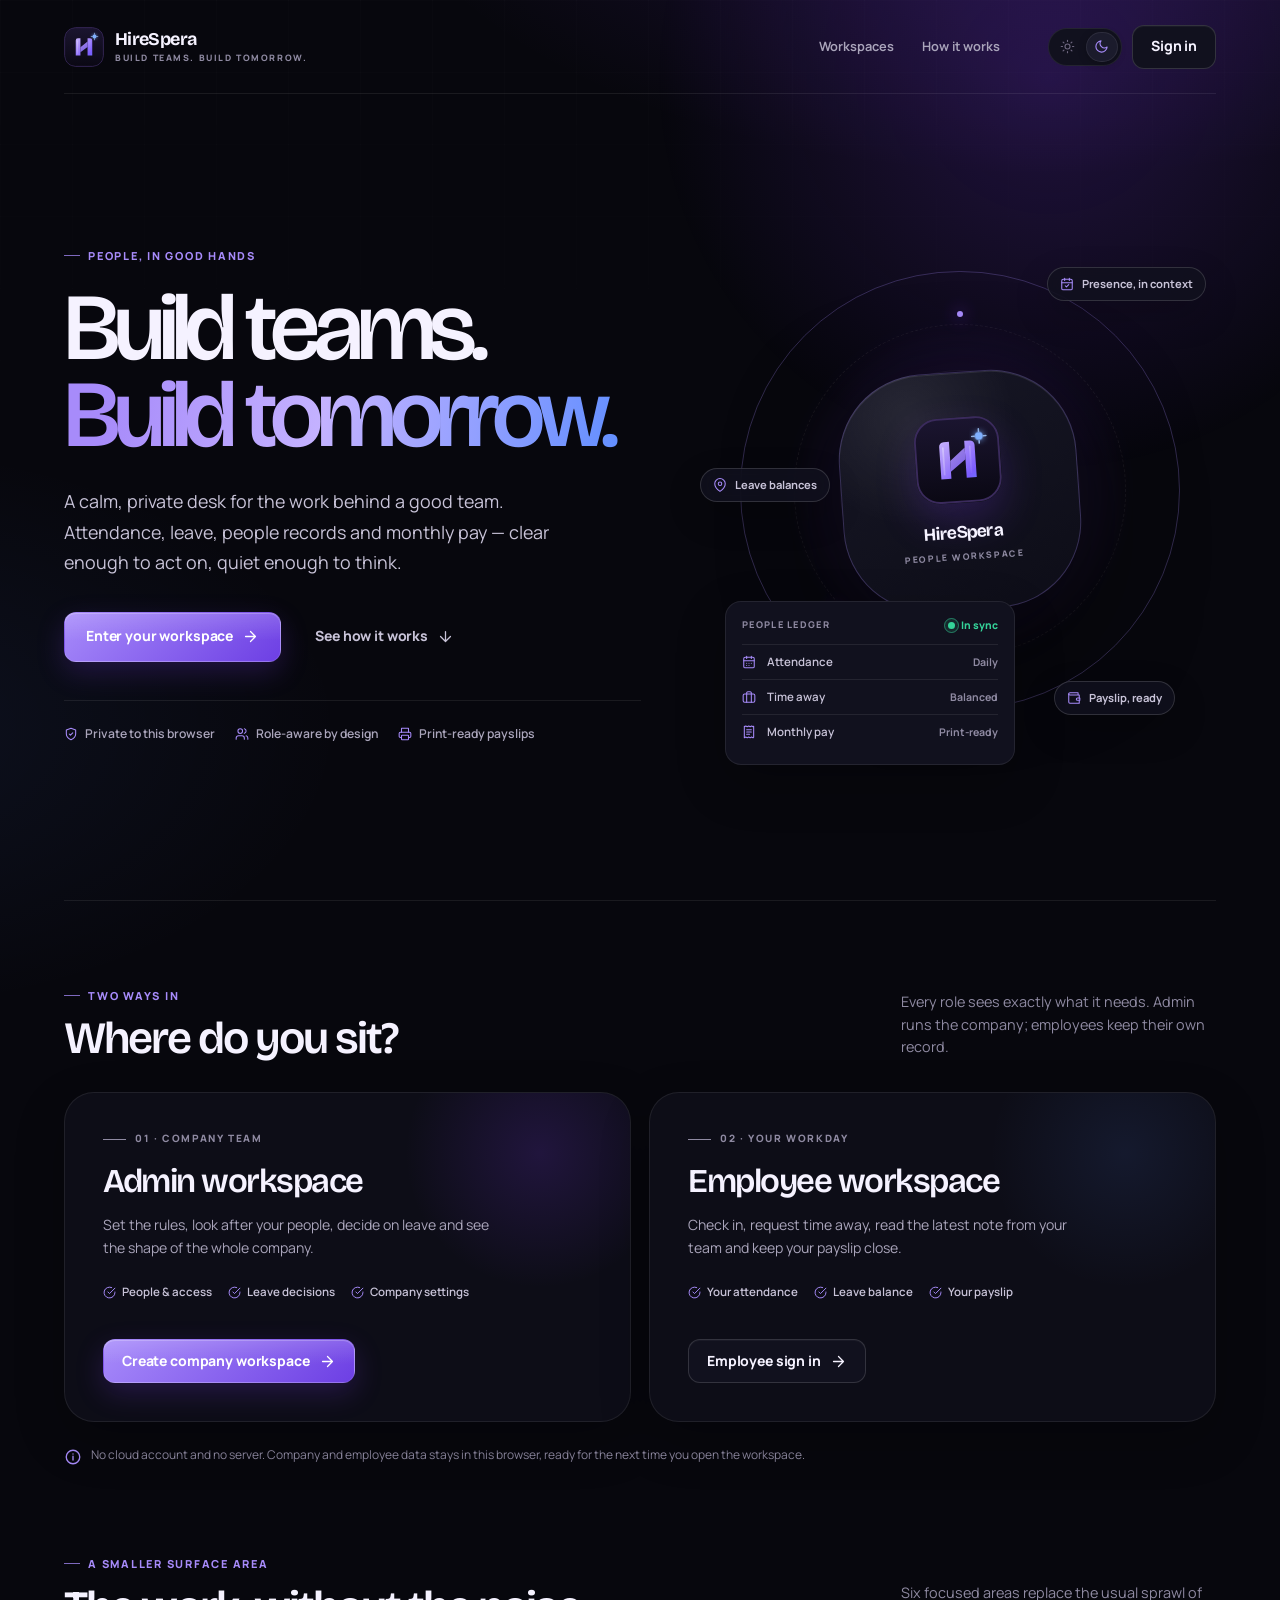
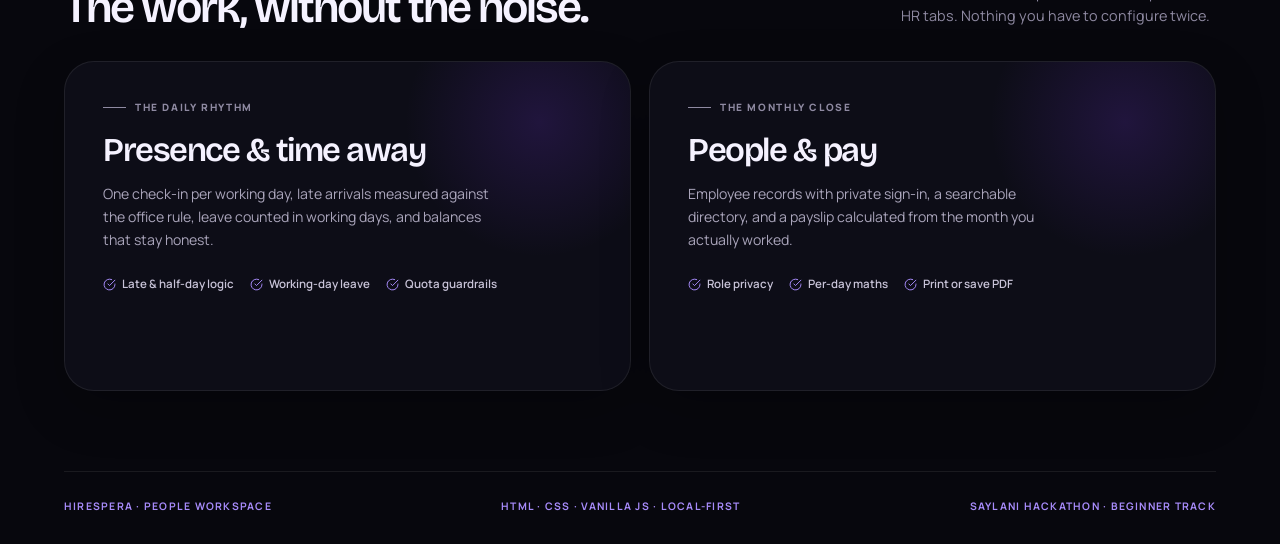
<file: pages/employees.html>
<!DOCTYPE html>
<html lang="en" data-theme="dark">
<head>
  <meta charset="UTF-8">
  <meta name="viewport" content="width=device-width, initial-scale=1.0">
  <meta name="theme-color" content="#07070d">
  <title>People | HireSpera</title>
  <meta name="description" content="A clear, searchable directory of your team, with private logins and attendance-aware payroll.">
  <script>
    try {
      var savedTheme = localStorage.getItem('hcm_theme');
      document.documentElement.dataset.theme = savedTheme === 'light' || savedTheme === 'dark' ? savedTheme : 'dark';
    } catch (error) {
      document.documentElement.dataset.theme = 'dark';
    }
  </script>
  <link rel="preconnect" href="https://fonts.googleapis.com">
  <link rel="preconnect" href="https://fonts.gstatic.com" crossorigin>
  <link href="https://fonts.googleapis.com/css2?family=Bricolage+Grotesque:opsz,wght@12..96,400;12..96,500;12..96,600;12..96,700&family=Manrope:wght@400;500;600;700;800&display=swap" rel="stylesheet">
  <link rel="icon" href="../assets/brand-mark.svg" type="image/svg+xml">
  <link rel="stylesheet" href="../css/style.css">
</head>
<body>
  <a class="skip-link" href="#main-content">Skip to content</a>
  <div class="app-shell">
    <aside id="app-sidebar" class="sidebar"></aside>
    <main class="main-content" id="main-content">
      <header id="app-topbar" class="topbar"></header>
      <div class="page-wrap">
        <section class="page-heading" aria-labelledby="page-title">
          <div>
            <span class="eyebrow">Your people</span>
            <h1 id="page-title">The team directory</h1>
            <p>Every employee, their role, their login and the salary their attendance is measured against.</p>
          </div>
          <div class="heading-actions">
            <span class="heading-meta"><span class="meta-number" id="employee-total">0</span><span id="employee-total-label">people</span></span>
            <button class="button button-secondary" type="button" data-export-employees>
              <span data-icon="download"></span>Export CSV
            </button>
            <button class="button button-primary" type="button" id="add-employee">
              <span data-icon="userPlus"></span>Add employee
            </button>
          </div>
        </section>

        <section class="panel directory-panel" aria-labelledby="directory-heading">
          <div class="directory-toolbar">
            <div class="toolbar-copy">
              <h2 id="directory-heading">Team directory</h2>
              <p id="employee-count">0 people</p>
            </div>
            <div class="filter-row">
              <label class="search-field">
                <span data-icon="search"></span>
                <span class="sr-only">Search employees</span>
                <input id="employee-search" type="search" placeholder="Search name, email, role…" autocomplete="off">
              </label>
              <label class="sr-only" for="department-filter">Filter by department</label>
              <select id="department-filter">
                <option value="">All departments</option>
              </select>
            </div>
          </div>
          <div class="table-scroll">
            <table>
              <thead>
                <tr>
                  <th>Employee</th>
                  <th>Department</th>
                  <th>Role</th>
                  <th>Monthly salary</th>
                  <th>Joined</th>
                  <th><span class="sr-only">Actions</span></th>
                </tr>
              </thead>
              <tbody id="employee-rows" aria-live="polite"></tbody>
            </table>
          </div>
        </section>
      </div>
    </main>
  </div>
  <div class="sidebar-scrim" aria-hidden="true"></div>

  <dialog class="modal modal-large" id="employee-dialog" aria-labelledby="employee-dialog-title">
    <form id="employee-form" class="form-stack" novalidate>
      <div class="modal-heading">
        <div>
          <span class="eyebrow">Team directory</span>
          <h2 id="employee-dialog-title">Add employee</h2>
          <p id="employee-dialog-copy">Create the profile and a private login for a new team member.</p>
        </div>
        <button class="icon-button" type="button" data-dialog-close aria-label="Close employee form" data-icon="x"></button>
      </div>
      <input name="employeeId" type="hidden">
      <div class="field-pair">
        <label class="field">
          <span class="field-label">Full name</span>
          <input name="name" autocomplete="name" placeholder="e.g. Ayesha Khan" required>
          <small class="field-error" data-error-for="name"></small>
        </label>
        <label class="field">
          <span class="field-label">Work email</span>
          <input name="email" type="email" autocomplete="email" placeholder="ayesha@company.com" required>
          <small class="field-error" data-error-for="email"></small>
        </label>
      </div>
      <div class="field-pair">
        <label class="field">
          <span class="field-label">Department</span>
          <input name="department" list="department-options" placeholder="e.g. Product" required>
          <datalist id="department-options"></datalist>
          <small class="field-error" data-error-for="department"></small>
        </label>
        <label class="field">
          <span class="field-label">Job role</span>
          <input name="jobTitle" placeholder="e.g. Product Designer" required>
          <small class="field-error" data-error-for="jobTitle"></small>
        </label>
      </div>
      <div class="field-pair">
        <label class="field">
          <span class="field-label">Monthly salary (PKR)</span>
          <input name="salary" type="number" min="1" step="1" inputmode="numeric" placeholder="e.g. 85000" required>
          <small class="field-error" data-error-for="salary"></small>
        </label>
        <label class="field">
          <span class="field-label" id="employee-password-label">Temporary password</span>
          <span class="password-wrap">
            <input name="password" type="password" minlength="8" autocomplete="new-password" placeholder="At least 8 characters">
            <button class="password-toggle" type="button" data-password-toggle aria-label="Show password" data-icon="eye"></button>
          </span>
          <small class="field-hint" id="employee-password-hint">The employee signs in with this email and password. They can change it later.</small>
          <small class="field-error" data-error-for="password"></small>
        </label>
      </div>
      <p class="form-message" id="employee-message" aria-live="polite"></p>
      <div class="modal-actions">
        <button class="button button-secondary" type="button" data-dialog-close>Cancel</button>
        <button class="button button-primary" type="submit">Save employee</button>
      </div>
    </form>
  </dialog>

  <script src="../js/storage.js"></script>
  <script src="../js/auth.js"></script>
  <script src="../js/employees.js"></script>
  <script src="../js/attendance.js"></script>
  <script src="../js/leave.js"></script>
  <script src="../js/helper.js"></script>
  <script src="../js/ui.js"></script>
  <script>
    (() => {
      'use strict';
      const app = window.HireSpera;
      const user = app.auth.protect('admin');
      if (!user) return;
      app.ui.mountShell({ active: 'employees', breadcrumb: 'People' });

      const dialog = document.querySelector('#employee-dialog');
      const form = document.querySelector('#employee-form');
      const search = document.querySelector('#employee-search');
      const departmentFilter = document.querySelector('#department-filter');
      const departmentOptions = document.querySelector('#department-options');
      const tableBody = document.querySelector('#employee-rows');
      const message = document.querySelector('#employee-message');
      const submitButton = form.querySelector('button[type="submit"]');
      let editingId = null;

      function setDialogMode(employee = null) {
        editingId = employee?.id || null;
        form.reset();
        app.ui.clearErrors(form);
        app.ui.setFormMessage(message, '', 'info');
        form.elements.employeeId.value = employee?.id || '';
        document.querySelector('#employee-dialog-title').textContent = employee ? 'Edit employee' : 'Add employee';
        document.querySelector('#employee-dialog-copy').textContent = employee
          ? 'Update the profile. Leave the password empty to keep the current one.'
          : 'Create the profile and a private login for a new team member.';
        document.querySelector('#employee-password-label').textContent = employee ? 'New password (optional)' : 'Temporary password';
        document.querySelector('#employee-password-hint').textContent = employee
          ? 'Only fill this in if the employee needs a new password. At least 8 characters.'
          : 'The employee signs in with this email and password. They can change it later.';
        form.elements.password.required = !employee;
        submitButton.textContent = employee ? 'Save changes' : 'Add employee';
        if (employee) {
          form.elements.name.value = employee.name || '';
          form.elements.email.value = employee.email || '';
          form.elements.department.value = employee.department || '';
          form.elements.jobTitle.value = employee.jobTitle || '';
          form.elements.salary.value = employee.salary ?? '';
        }
      }

      function openDialog(employee = null) {
        setDialogMode(employee);
        dialog.showModal();
        window.setTimeout(() => form.elements.name.focus({ preventScroll: true }), 60);
      }

      function allPeople() {
        return app.employees.list();
      }

      function renderDepartmentOptions(selected = departmentFilter.value) {
        const departments = app.employees.departments();
        departmentFilter.innerHTML = `<option value="">All departments</option>${departments
          .map((department) => `<option value="${app.escape(department)}">${app.escape(department)}</option>`)
          .join('')}`;
        departmentFilter.value = departments.includes(selected) ? selected : '';
        departmentOptions.innerHTML = departments
          .map((department) => `<option value="${app.escape(department)}"></option>`)
          .join('');
      }

      function renderEmployees() {
        const all = allPeople();
        const people = app.employees.list({ search: search.value, department: departmentFilter.value });
        const departments = new Set(all.map((person) => person.department).filter(Boolean));
        document.querySelector('#employee-total').textContent = all.length;
        document.querySelector('#employee-total-label').textContent = all.length === 1 ? 'person' : 'people';
        document.querySelector('#employee-count').textContent = all.length
          ? `${all.length} ${all.length === 1 ? 'person' : 'people'} across ${departments.size} ${departments.size === 1 ? 'department' : 'departments'}`
          : 'No one in the directory yet';

        if (!all.length) {
          tableBody.innerHTML = `<tr><td colspan="6" class="empty-cell">The directory is empty. Add the first employee to create their private login.</td></tr>`;
          return;
        }
        if (!people.length) {
          tableBody.innerHTML = `<tr><td colspan="6" class="empty-cell">No people match this view. Try a different search or department.</td></tr>`;
          return;
        }

        tableBody.innerHTML = people.map((person) => `<tr>
          <td>
            <div class="person-cell table-person">
              <span class="avatar avatar-small">${app.escape(app.initials(person.name))}</span>
              <span><strong>${app.escape(person.name)}</strong><small>${app.escape(person.email)}</small></span>
            </div>
          </td>
          <td>${app.escape(person.department || '—')}</td>
          <td>${app.escape(person.jobTitle || '—')}</td>
          <td><strong>${app.money(person.salary)}</strong></td>
          <td><span class="muted">${person.createdAt ? app.dateLabel(person.createdAt, { day: 'numeric', month: 'short', year: 'numeric' }) : '—'}</span></td>
          <td>
            <div class="table-actions">
              <button class="icon-button action-edit" type="button" data-edit="${app.escape(person.id)}" aria-label="Edit ${app.escape(person.name)}" title="Edit">
                <span data-icon="pencil"></span>
              </button>
              <a class="icon-button" href="payslip.html?employee=${encodeURIComponent(person.id)}" aria-label="View ${app.escape(person.name)} payslip" title="Payslip">
                <span data-icon="receipt"></span>
              </a>
              <button class="icon-button action-delete" type="button" data-delete="${app.escape(person.id)}" aria-label="Delete ${app.escape(person.name)}" title="Delete">
                <span data-icon="trash"></span>
              </button>
            </div>
          </td>
        </tr>`).join('');
        app.ui.hydrateIcons(tableBody);
      }

      document.querySelector('#add-employee').addEventListener('click', () => openDialog());
      search.addEventListener('input', renderEmployees);
      departmentFilter.addEventListener('change', renderEmployees);

      tableBody.addEventListener('click', async (event) => {
        const editButton = event.target.closest('[data-edit]');
        if (editButton) {
          const person = allPeople().find((item) => item.id === editButton.dataset.edit);
          if (person) openDialog(person);
          return;
        }
        const deleteButton = event.target.closest('[data-delete]');
        if (!deleteButton) return;
        const person = allPeople().find((item) => item.id === deleteButton.dataset.delete);
        if (!person) return;
        const accepted = await app.ui.confirm({
          title: `Remove ${person.name}?`,
          message: 'This deletes their profile, login, attendance and leave records. It cannot be undone.',
          confirmLabel: 'Remove employee',
          tone: 'danger',
          iconName: 'trash'
        });
        if (!accepted) return;
        try {
          app.employees.remove(person.id);
          app.ui.toast(`${person.name} was removed from the directory.`);
          const selected = departmentFilter.value;
          renderDepartmentOptions(selected);
          renderEmployees();
        } catch (error) {
          app.ui.toast(error.message, 'error');
        }
      });

      form.addEventListener('submit', (event) => {
        event.preventDefault();
        app.ui.clearErrors(form);
        const data = Object.fromEntries(new FormData(form));
        const wasEditing = Boolean(editingId);
        try {
          const employee = app.employees.save(data, editingId);
          dialog.close();
          const selected = departmentFilter.value;
          renderDepartmentOptions(selected);
          renderEmployees();
          app.ui.toast(wasEditing ? `${employee.name} was updated.` : `${employee.name} was added. They can now sign in.`);
        } catch (error) {
          const field = error.field;
          if (field) app.ui.setFieldError(form, field, error.message);
          app.ui.setFormMessage(message, field ? 'Check the highlighted field and try again.' : error.message, 'error');
          app.ui.focusFirstError(form);
        }
      });

      dialog.addEventListener('close', () => {
        form.reset();
        app.ui.clearErrors(form);
        app.ui.setFormMessage(message, '', 'info');
        editingId = null;
      });

      renderDepartmentOptions();
      renderEmployees();
      app.ui.hydrateIcons();
    })();
  </script>
  <script src="../js/bonus.js"></script>
</body>
</html>
</file>
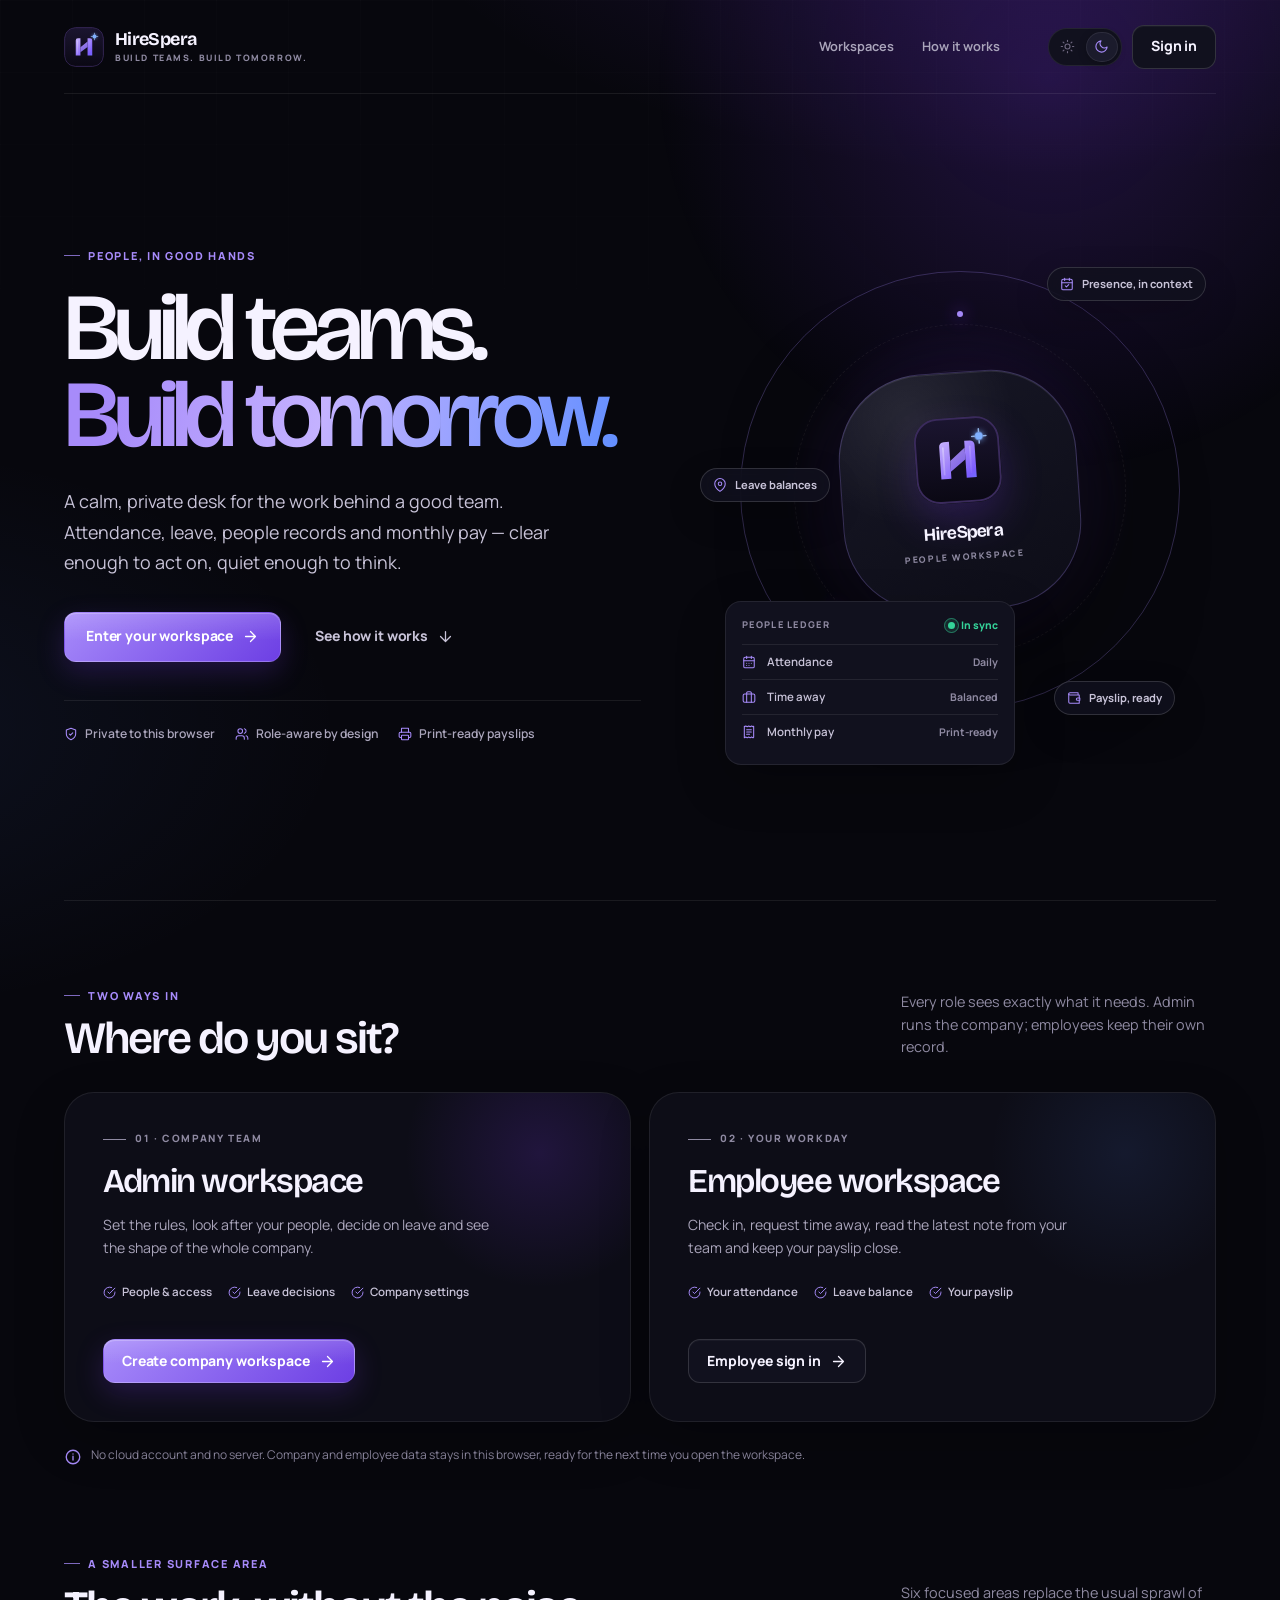
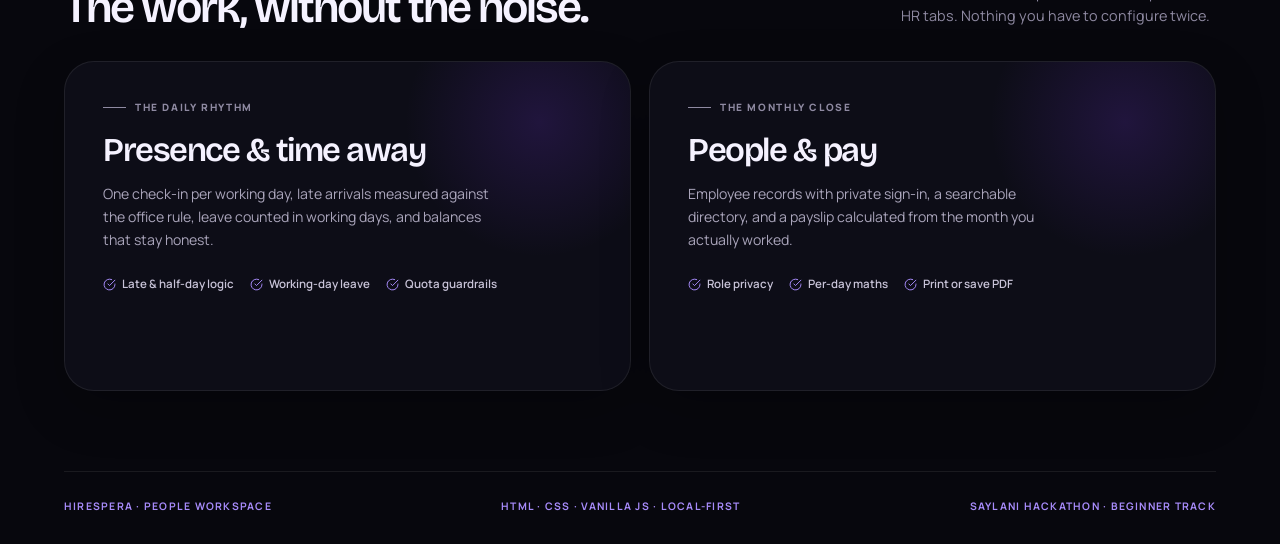
<file: pages/leaves.html>
<!DOCTYPE html>
<html lang="en" data-theme="dark">
<head>
  <meta charset="UTF-8">
  <meta name="viewport" content="width=device-width, initial-scale=1.0">
  <meta name="theme-color" content="#07070d">
  <title>Leave requests | HireSpera</title>
  <meta name="description" content="Review leave requests, protect the yearly balance and leave a clear decision note.">
  <script>
    try {
      var savedTheme = localStorage.getItem('hcm_theme');
      document.documentElement.dataset.theme = savedTheme === 'light' || savedTheme === 'dark' ? savedTheme : 'dark';
    } catch (error) {
      document.documentElement.dataset.theme = 'dark';
    }
  </script>
  <link rel="preconnect" href="https://fonts.googleapis.com">
  <link rel="preconnect" href="https://fonts.gstatic.com" crossorigin>
  <link href="https://fonts.googleapis.com/css2?family=Bricolage+Grotesque:opsz,wght@12..96,400;12..96,500;12..96,600;12..96,700&family=Manrope:wght@400;500;600;700;800&display=swap" rel="stylesheet">
  <link rel="icon" href="../assets/brand-mark.svg" type="image/svg+xml">
  <link rel="stylesheet" href="../css/style.css">
</head>
<body>
  <a class="skip-link" href="#main-content">Skip to content</a>
  <div class="app-shell">
    <aside id="app-sidebar" class="sidebar"></aside>
    <main class="main-content" id="main-content">
      <header id="app-topbar" class="topbar"></header>
      <div class="page-wrap">
        <section class="page-heading" aria-labelledby="page-title">
          <div>
            <span class="eyebrow">Time away</span>
            <h1 id="page-title">Leave requests</h1>
            <p>Every request counts working days only. Approval is what moves the balance.</p>
          </div>
          <div class="heading-actions">
            <span class="heading-meta"><span class="meta-number" id="pending-total">0</span><span>pending</span></span>
          </div>
        </section>

        <section class="leave-summary" aria-label="Leave totals">
          <article class="summary-chip tone-amber">
            <span class="summary-icon" data-icon="clock"></span>
            <div><strong id="summary-pending">0</strong><small>Requests awaiting reply</small></div>
          </article>
          <article class="summary-chip tone-green">
            <span class="summary-icon" data-icon="checkCircle"></span>
            <div><strong id="summary-approved">0</strong><small>Approved days this year</small></div>
          </article>
          <article class="summary-chip tone-blue">
            <span class="summary-icon" data-icon="calendarCheck"></span>
            <div><strong id="summary-onleave">0</strong><small>People on leave today</small></div>
          </article>
        </section>

        <div class="leave-toolbar">
          <div class="filter-chips" role="group" aria-label="Filter leave requests">
            <button class="filter-chip is-active" type="button" data-leave-filter="all" aria-pressed="true">All</button>
            <button class="filter-chip" type="button" data-leave-filter="Pending" aria-pressed="false">Pending</button>
            <button class="filter-chip" type="button" data-leave-filter="Approved" aria-pressed="false">Approved</button>
            <button class="filter-chip" type="button" data-leave-filter="Rejected" aria-pressed="false">Rejected</button>
          </div>
          <span class="insight-meta" id="leave-count">0 requests</span>
        </div>

        <section class="panel" aria-labelledby="requests-heading">
          <div class="panel-heading">
            <div>
              <span class="eyebrow">Decision desk</span>
              <h2 id="requests-heading">All requests</h2>
              <p>Approve or reject with a short note. Quotas are checked again before approval.</p>
            </div>
          </div>
          <div class="leave-list" id="leave-list" aria-live="polite"></div>
        </section>
      </div>
    </main>
  </div>
  <div class="sidebar-scrim" aria-hidden="true"></div>

  <dialog class="modal" id="decision-dialog" aria-labelledby="decision-title">
    <form id="decision-form" class="form-stack" novalidate>
      <input name="leaveId" type="hidden">
      <input name="decisionStatus" type="hidden">
      <div class="modal-heading">
        <div>
          <span class="eyebrow">Leave decision</span>
          <h2 id="decision-title">Approve leave request</h2>
          <p id="decision-copy">This decision will update the employee’s balance.</p>
        </div>
        <button class="icon-button" type="button" data-dialog-close aria-label="Close decision form" data-icon="x"></button>
      </div>
      <div class="decision-summary">
        <span class="avatar" id="decision-avatar">—</span>
        <div>
          <strong id="decision-name">—</strong>
          <small id="decision-dates">—</small>
        </div>
      </div>
      <label class="field">
        <span class="field-label">Decision note <span class="optional">(optional)</span></span>
        <textarea id="decision-comment" name="comment" maxlength="300" rows="3" placeholder="A short note for the employee…"></textarea>
        <div class="form-row-end"><small class="field-hint">Keep it clear and kind. The employee will see this.</small><span class="char-count" data-char-count-for="decision-comment">0 / 300</span></div>
        <small class="field-error" data-error-for="comment"></small>
      </label>
      <p class="form-message" id="decision-message" aria-live="polite"></p>
      <div class="modal-actions">
        <button class="button button-secondary" type="button" data-dialog-close>Cancel</button>
        <button class="button button-primary" type="submit" id="decision-submit">Approve request</button>
      </div>
    </form>
  </dialog>

  <script src="../js/storage.js"></script>
  <script src="../js/auth.js"></script>
  <script src="../js/employees.js"></script>
  <script src="../js/attendance.js"></script>
  <script src="../js/leave.js"></script>
  <script src="../js/helper.js"></script>
  <script src="../js/ui.js"></script>
  <script>
    (() => {
      'use strict';
      const app = window.HireSpera;
      const user = app.auth.protect('admin');
      if (!user) return;
      app.ui.mountShell({ active: 'leaves', breadcrumb: 'Leave requests' });

      const today = app.today();
      const dialog = document.querySelector('#decision-dialog');
      const form = document.querySelector('#decision-form');
      const message = document.querySelector('#decision-message');
      const submitButton = document.querySelector('#decision-submit');
      let activeFilter = 'all';

      function peopleMap() {
        return new Map(app.read(app.keys.USERS, []).map((person) => [person.id, person]));
      }

      function statusClass(status) {
        return `status-${String(status).toLowerCase().replace(/\s+/g, '-')}`;
      }

      function syncNavBadge() {
        const badge = document.querySelector('#app-sidebar .nav-badge');
        if (!badge) return;
        const count = app.leave.pendingCount();
        badge.textContent = count;
        badge.hidden = count === 0;
      }

      function renderSummary() {
        const pending = app.leave.list().filter((leave) => leave.status === 'Pending').length;
        const year = new Date().getFullYear();
        const approvedDays = app.employees.list().reduce((total, person) => total + app.leave.summary(person.id, year).used, 0);
        const onLeave = new Set(app.leave.list()
          .filter((leave) => leave.status === 'Approved' && leave.from <= today && leave.to >= today)
          .map((leave) => leave.employeeId)).size;
        document.querySelector('#pending-total').textContent = pending;
        document.querySelector('#summary-pending').textContent = pending;
        document.querySelector('#summary-approved').textContent = approvedDays;
        document.querySelector('#summary-onleave').textContent = onLeave;
        syncNavBadge();
      }

      function renderLeaves() {
        const people = peopleMap();
        const all = app.leave.list();
        const items = all.filter((leave) => activeFilter === 'all' || leave.status === activeFilter);
        document.querySelector('#leave-count').textContent = `${items.length} ${items.length === 1 ? 'request' : 'requests'}`;
        const target = document.querySelector('#leave-list');

        if (!items.length) {
          target.innerHTML = `<div class="empty-state">
            <span data-icon="calendarCheck"></span>
            <strong>${all.length ? 'Nothing in this view' : 'No leave requests yet'}</strong>
            <p>${all.length ? 'Try another filter to see the rest of the decision history.' : 'Requests arrive here when an employee applies from their dashboard. Working days are counted automatically.'}</p>
          </div>`;
          app.ui.hydrateIcons(target);
          return;
        }

        target.innerHTML = items.map((leave) => {
          const person = people.get(leave.employeeId);
          const name = person?.name || 'Former employee';
          const decided = leave.status !== 'Pending';
          const comment = String(leave.comment || '').trim();
          return `<article class="leave-card">
            <div class="leave-person">
              <span class="avatar">${app.escape(app.initials(name))}</span>
              <div>
                <strong>${app.escape(name)}</strong>
                <small>${app.escape(person?.department || 'No department')} · ${app.escape(leave.type)}</small>
              </div>
            </div>
            <div class="leave-dates">
              <strong>${app.dateLabel(leave.from)} – ${app.dateLabel(leave.to)}</strong>
              <small>${leave.days} working ${leave.days === 1 ? 'day' : 'days'} · requested ${app.dateLabel(leave.createdAt ? leave.createdAt.slice(0, 10) : leave.from)}</small>
            </div>
            <p class="leave-reason">${app.escape(leave.reason)}</p>
            <div class="leave-card-side">
              <span class="status ${statusClass(leave.status)}">${app.escape(leave.status)}</span>
              ${leave.status === 'Pending' ? `<div class="leave-decisions">
                <button class="button button-small button-secondary" type="button" data-decision="Approved" data-id="${app.escape(leave.id)}">Approve</button>
                <button class="button button-small button-outline-danger" type="button" data-decision="Rejected" data-id="${app.escape(leave.id)}">Reject</button>
              </div>` : `<small class="muted">${leave.decidedAt ? `Decided ${app.dateLabel(leave.decidedAt.slice(0, 10))}` : 'Decision saved'}</small>`}
            </div>
            ${comment ? `<p class="leave-comment"><strong>Note:</strong> ${app.escape(comment)}</p>` : ''}
          </article>`;
        }).join('');
        app.ui.hydrateIcons(target);
      }

      function openDecision(leave, status) {
        const person = peopleMap().get(leave.employeeId);
        const name = person?.name || 'Former employee';
        const summary = person ? app.leave.summary(person.id, new Date().getFullYear()) : null;
        form.reset();
        app.ui.clearErrors(form);
        app.ui.setFormMessage(message, '', 'info');
        form.elements.leaveId.value = leave.id;
        form.elements.decisionStatus.value = status;
        form.elements.comment.value = '';
        document.querySelector('#decision-title').textContent = status === 'Approved' ? 'Approve leave request' : 'Reject leave request';
        document.querySelector('#decision-copy').textContent = status === 'Approved'
          ? `This will add ${leave.days} working ${leave.days === 1 ? 'day' : 'days'} to approved leave${summary ? `, leaving ${Math.max(0, summary.remaining - leave.days)} of ${summary.quota} days` : ''}.`
          : 'Rejecting leaves the balance unchanged. A short note helps the employee understand the decision.';
        document.querySelector('#decision-avatar').textContent = app.initials(name);
        document.querySelector('#decision-name').textContent = name;
        document.querySelector('#decision-dates').textContent = `${app.dateLabel(leave.from)} – ${app.dateLabel(leave.to)} · ${leave.days} working ${leave.days === 1 ? 'day' : 'days'} · ${leave.type}`;
        submitButton.textContent = status === 'Approved' ? 'Approve request' : 'Reject request';
        submitButton.className = `button ${status === 'Approved' ? 'button-primary' : 'button-danger'}`;
        dialog.showModal();
        window.setTimeout(() => form.elements.comment.focus({ preventScroll: true }), 60);
      }

      document.querySelector('#leave-list').addEventListener('click', (event) => {
        const button = event.target.closest('[data-decision]');
        if (!button) return;
        const leave = app.leave.list().find((item) => item.id === button.dataset.id);
        if (!leave) {
          app.ui.toast('That request could not be found. Refresh and try again.', 'error');
          return;
        }
        openDecision(leave, button.dataset.decision);
      });

      document.querySelectorAll('[data-leave-filter]').forEach((button) => {
        button.addEventListener('click', () => {
          activeFilter = button.dataset.leaveFilter;
          document.querySelectorAll('[data-leave-filter]').forEach((chip) => {
            const active = chip === button;
            chip.classList.toggle('is-active', active);
            chip.setAttribute('aria-pressed', String(active));
          });
          renderLeaves();
        });
      });

      form.addEventListener('submit', (event) => {
        event.preventDefault();
        app.ui.clearErrors(form);
        const leaveId = form.elements.leaveId.value;
        const status = form.elements.decisionStatus.value;
        const comment = form.elements.comment.value.trim();
        if (comment.length > 300) {
          app.ui.setFieldError(form, 'comment', 'Keep the decision note under 300 characters.');
          form.elements.comment.focus();
          return;
        }
        try {
          const updated = app.leave.decide(leaveId, status, comment);
          const person = peopleMap().get(updated.employeeId);
          dialog.close();
          app.ui.toast(`${person?.name || 'The request'} was ${status === 'Approved' ? 'approved' : 'rejected'}.`);
          renderSummary();
          renderLeaves();
        } catch (error) {
          app.ui.setFormMessage(message, error.message, 'error');
          if (error.field) app.ui.setFieldError(form, error.field, error.message);
        }
      });

      dialog.addEventListener('close', () => {
        form.reset();
        app.ui.clearErrors(form);
        app.ui.setFormMessage(message, '', 'info');
      });

      renderSummary();
      renderLeaves();
      app.ui.hydrateIcons();
    })();
  </script>
</body>
</html>
</file>
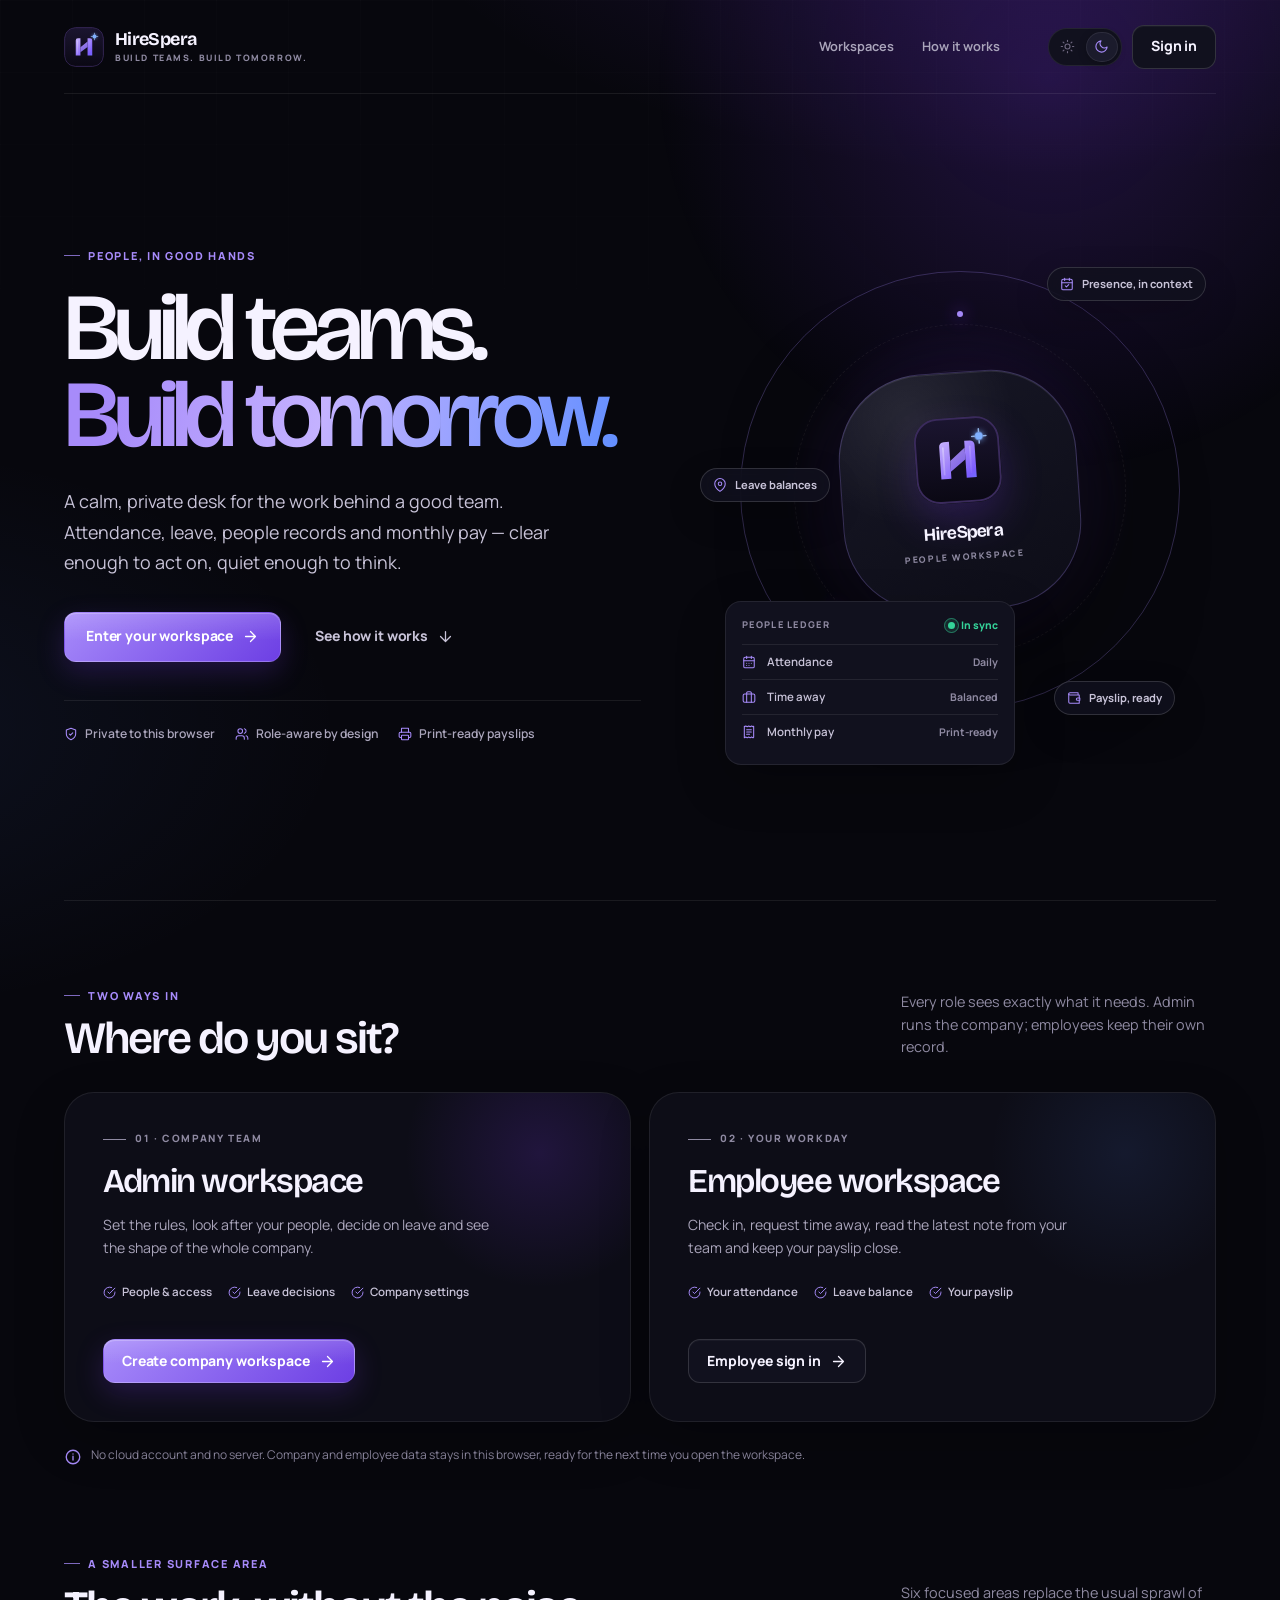
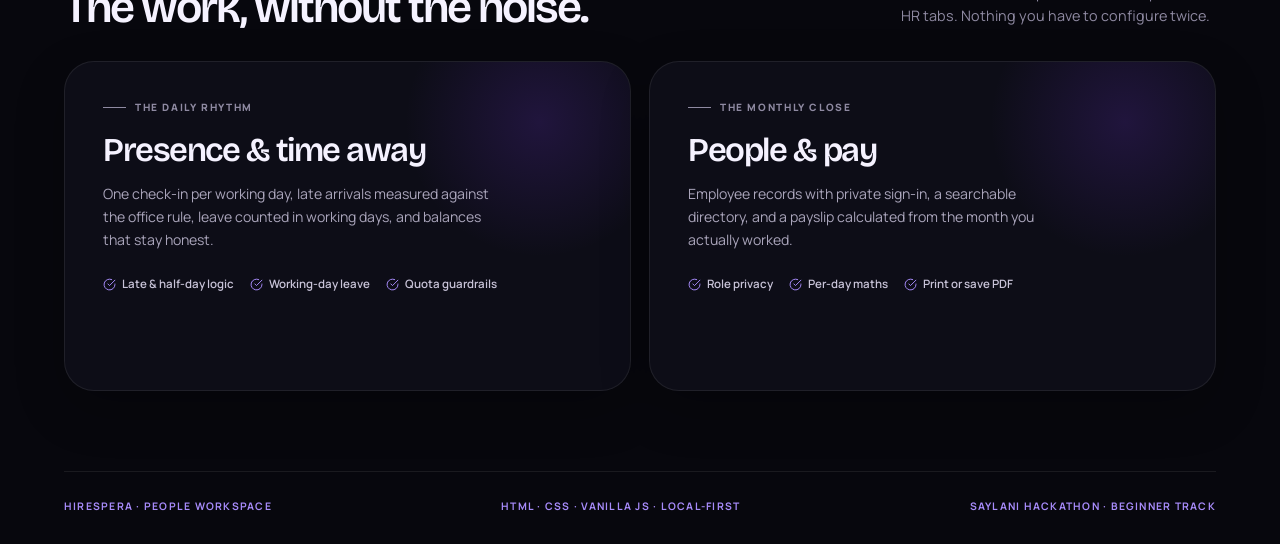
<file: pages/payslip.html>
<!DOCTYPE html>
<html lang="en" data-theme="dark">
<head>
  <meta charset="UTF-8">
  <meta name="viewport" content="width=device-width, initial-scale=1.0">
  <meta name="theme-color" content="#07070d">
  <title>Monthly payslip | HireSpera</title>
  <meta name="description" content="A print-ready monthly payslip calculated from saved attendance, approved leave and the company's working calendar.">
  <script>
    try {
      var savedTheme = localStorage.getItem('hcm_theme');
      document.documentElement.dataset.theme = savedTheme === 'light' || savedTheme === 'dark' ? savedTheme : 'dark';
    } catch (error) {
      document.documentElement.dataset.theme = 'dark';
    }
  </script>
  <link rel="preconnect" href="https://fonts.googleapis.com">
  <link rel="preconnect" href="https://fonts.gstatic.com" crossorigin>
  <link href="https://fonts.googleapis.com/css2?family=Bricolage+Grotesque:opsz,wght@12..96,400;12..96,500;12..96,600;12..96,700&family=Manrope:wght@400;500;600;700;800&display=swap" rel="stylesheet">
  <link rel="icon" href="../assets/brand-mark.svg" type="image/svg+xml">
  <link rel="stylesheet" href="../css/style.css">
</head>
<body>
  <a class="skip-link" href="#main-content">Skip to content</a>
  <div class="app-shell">
    <aside id="app-sidebar" class="sidebar"></aside>
    <main class="main-content" id="main-content">
      <header id="app-topbar" class="topbar"></header>
      <div class="page-wrap">
        <section class="page-heading" aria-labelledby="page-title">
          <div>
            <span class="eyebrow">Payroll summary</span>
            <h1 id="page-title">A month, made legible</h1>
            <p id="payslip-intro">Pay is calculated from the attendance, approved leave and working days saved for the selected month.</p>
          </div>
          <div class="heading-actions no-print">
            <div class="payslip-controls">
              <label id="employee-control">
                Employee
                <select id="employee-select"></select>
              </label>
              <label>
                Pay period
                <input type="month" id="pay-period">
              </label>
            </div>
            <button class="button button-secondary" type="button" id="print-payslip">
              <span data-icon="printer"></span>Print payslip
            </button>
            <div class="report-slot" data-report-slot></div>
          </div>
        </section>

        <p class="form-message hidden" id="payslip-message" aria-live="polite"></p>

        <section class="panel" id="payslip-empty" hidden>
          <div class="empty-state">
            <span data-icon="receipt"></span>
            <strong id="payslip-empty-title">No payslip to prepare yet</strong>
            <p id="payslip-empty-copy">Add an employee to the directory and their monthly record will appear here.</p>
            <a class="button button-primary button-small" href="employees.html" id="payslip-empty-action">Add an employee</a>
          </div>
        </section>

        <section class="payslip-sheet" id="payslip-sheet" aria-labelledby="slip-month">
          <header class="slip-header">
            <div>
              <span class="brand-lockup slip-brand">
                <img class="brand-mark" src="../assets/brand-mark.svg" alt="" width="38" height="38">
                <span class="brand-copy"><strong>HireSpera</strong><small>Build teams. Build tomorrow.</small></span>
              </span>
              <p class="slip-company" id="slip-company">Company</p>
            </div>
            <div class="slip-period">
              <span class="eyebrow">Pay statement</span>
              <h2 id="slip-month">—</h2>
              <small id="slip-period-note">Monthly salary summary</small>
            </div>
          </header>

          <div class="slip-employee">
            <div>
              <span class="slip-label">Employee</span>
              <strong id="slip-name">—</strong>
              <small id="slip-email">—</small>
            </div>
            <div>
              <span class="slip-label">Department &amp; role</span>
              <strong id="slip-department">—</strong>
              <small id="slip-role">—</small>
            </div>
            <div>
              <span class="slip-label">Pay period</span>
              <strong id="slip-date">—</strong>
              <small id="slip-workdays">—</small>
            </div>
          </div>

          <div class="slip-section-title">
            <h3>Attendance in this period</h3>
            <span>Drawn from saved records</span>
          </div>
          <div class="slip-metrics">
            <div><span>Days attended</span><strong id="slip-attended">0</strong></div>
            <div><span>Approved leave</span><strong id="slip-leave">0</strong></div>
            <div><span>Absent days</span><strong id="slip-absent">0</strong></div>
            <div><span>Half days</span><strong id="slip-half">0</strong></div>
          </div>

          <div class="slip-section-title">
            <h3>Salary calculation</h3>
            <span id="slip-rate-note">Per-day rate based on this month</span>
          </div>
          <div class="salary-lines">
            <div><span>Monthly salary</span><strong id="slip-salary">—</strong></div>
            <div><span>Per-day rate</span><strong id="slip-per-day">—</strong></div>
            <div class="deduction-line"><span>Absence deduction</span><strong id="slip-deduction">—</strong></div>
            <div class="net-line"><span>Net pay</span><strong id="slip-net">—</strong></div>
          </div>

          <p class="slip-note" id="slip-note">Approved leave is paid and does not reduce net pay. Deductions cover absent working days and half days at half a day each, measured against the company’s saved working calendar.</p>

          <footer class="slip-footer">
            <span>Generated <span id="slip-generated">—</span> · HireSpera</span>
            <span class="slip-stamp"><span data-icon="shield"></span>Confidential · Employee copy</span>
          </footer>
        </section>
      </div>
    </main>
  </div>
  <div class="sidebar-scrim" aria-hidden="true"></div>

  <script src="../js/storage.js"></script>
  <script src="../js/auth.js"></script>
  <script src="../js/employees.js"></script>
  <script src="../js/attendance.js"></script>
  <script src="../js/leave.js"></script>
  <script src="../js/helper.js"></script>
  <script src="../js/ui.js"></script>
  <script>
    (() => {
      'use strict';
      const app = window.HireSpera;
      const user = app.auth.protect();
      if (!user) return;

      const isAdmin = user.role === 'admin';
      app.ui.mountShell({ active: 'payslip', breadcrumb: isAdmin ? 'Payslips' : 'My payslip' });

      const employeeSelect = document.querySelector('#employee-select');
      const employeeControl = document.querySelector('#employee-control');
      const monthInput = document.querySelector('#pay-period');
      const printButton = document.querySelector('#print-payslip');
      const sheet = document.querySelector('#payslip-sheet');
      const emptyPanel = document.querySelector('#payslip-empty');
      const message = document.querySelector('#payslip-message');
      const now = new Date();
      const currentMonth = app.monthKey(now);
      let people = [];

      monthInput.value = currentMonth;
      monthInput.max = currentMonth;
      employeeControl.hidden = !isAdmin;

      function setMessage(text, type = 'info') {
        app.ui.setFormMessage(message, text, type);
      }

      function showEmpty(title, copy, withAction) {
        sheet.hidden = true;
        emptyPanel.hidden = false;
        document.querySelector('#payslip-empty-title').textContent = title;
        document.querySelector('#payslip-empty-copy').textContent = copy;
        document.querySelector('#payslip-empty-action').hidden = !withAction;
        printButton.disabled = true;
        window.dispatchEvent(new CustomEvent('hirespera:payslip-changed', { detail: { employeeId: null, month: monthInput.value } }));
      }

      function showSheet() {
        sheet.hidden = false;
        emptyPanel.hidden = true;
        printButton.disabled = false;
      }

      function selectedEmployee() {
        if (!isAdmin) {
          return app.read(app.keys.USERS, []).find((person) => person.id === user.id && person.role === 'employee') || null;
        }
        return people.find((person) => person.id === employeeSelect.value) || null;
      }

      function renderPayslip() {
        setMessage('', 'info');
        const employee = selectedEmployee();

        if (!employee) {
          if (isAdmin && !people.length) {
            showEmpty(
              'No payslips to prepare yet',
              'The payroll desk begins with your first employee. Add someone to the directory and their monthly record will appear here.',
              true
            );
          } else {
            showEmpty(
              'That record could not be found',
              'The employee may have been removed from the directory. Choose another employee or refresh the page.',
              false
            );
          }
          return;
        }

        const monthValue = monthInput.value || currentMonth;
        const [year, month] = monthValue.split('-').map(Number);
        if (!year || !month) return;
        const company = app.read(app.keys.COMPANY, {});
        const summary = app.attendance.monthSummary(employee, year, month);
        const attendedDays = summary.records.filter((record) => Boolean(record.checkIn)).length;

        showSheet();
        document.querySelector('#payslip-intro').textContent = isAdmin
          ? `A print-ready record for ${employee.name}, calculated from saved attendance and approved leave.`
          : 'Your pay, calculated from the attendance and approved leave saved for this month.';
        document.querySelector('#slip-company').textContent = company.name || 'Company';
        document.querySelector('#slip-month').textContent = app.monthLabel(year, month);
        document.querySelector('#slip-period-note').textContent = `${summary.workingDays} working ${summary.workingDays === 1 ? 'day' : 'days'} in this period`;
        document.querySelector('#slip-name').textContent = employee.name;
        document.querySelector('#slip-email').textContent = employee.email;
        document.querySelector('#slip-department').textContent = employee.department || 'No department';
        document.querySelector('#slip-role').textContent = employee.jobTitle || 'Employee';
        document.querySelector('#slip-date').textContent = app.monthLabel(year, month);
        document.querySelector('#slip-workdays').textContent = employee.createdAt
          ? `Joined ${app.dateLabel(employee.createdAt, { day: 'numeric', month: 'short', year: 'numeric' })}`
          : 'Employee record';
        document.querySelector('#slip-attended').textContent = attendedDays;
        document.querySelector('#slip-leave').textContent = summary.leaveDays;
        document.querySelector('#slip-absent').textContent = summary.absentDays;
        document.querySelector('#slip-half').textContent = summary.halfDays;
        document.querySelector('#slip-rate-note').textContent = `${summary.workingDays} working ${summary.workingDays === 1 ? 'day' : 'days'} · half days count as 0.5`;
        document.querySelector('#slip-salary').textContent = app.money(employee.salary);
        document.querySelector('#slip-per-day').textContent = app.money(summary.perDaySalary);
        document.querySelector('#slip-deduction').textContent = summary.deduction > 0 ? `− ${app.money(summary.deduction)}` : app.money(0);
        document.querySelector('#slip-net').textContent = app.money(summary.netSalary);
        document.querySelector('#slip-note').textContent = summary.absentDays || summary.halfDays
          ? `Deduction: ${summary.absentDays} absent ${summary.absentDays === 1 ? 'day' : 'days'} plus ${summary.halfDays} half ${summary.halfDays === 1 ? 'day' : 'days'}, at ${app.money(summary.perDaySalary)} per working day. Approved leave is paid.`
          : 'No absence deduction applies this month. Approved leave is paid, and only unrecorded or half working days reduce net pay.';
        document.querySelector('#slip-generated').textContent = app.dateLabel(app.today(), { day: 'numeric', month: 'short', year: 'numeric' });

        window.dispatchEvent(new CustomEvent('hirespera:payslip-changed', {
          detail: { employeeId: employee.id, month: monthValue, employee, summary }
        }));
      }

      function renderEmployeeOptions() {
        if (!isAdmin) return;
        people = app.employees.list();
        employeeSelect.innerHTML = people.length
          ? people.map((person) => `<option value="${app.escape(person.id)}">${app.escape(person.name)} · ${app.escape(person.department || 'No department')}</option>`).join('')
          : '<option value="">No employees yet</option>';
        const requested = new URLSearchParams(location.search).get('employee');
        if (requested && people.some((person) => person.id === requested)) employeeSelect.value = requested;
        employeeSelect.disabled = !people.length;
      }

      employeeSelect.addEventListener('change', renderPayslip);
      monthInput.addEventListener('change', renderPayslip);
      printButton.addEventListener('click', () => {
        if (!printButton.disabled) window.print();
      });

      renderEmployeeOptions();
      renderPayslip();
      app.ui.hydrateIcons();

      window.addEventListener('hirespera:data-changed', () => {
        renderEmployeeOptions();
        renderPayslip();
      });
    })();
  </script>
  <script src="../js/bonus.js"></script>
</body>
</html>
</file>
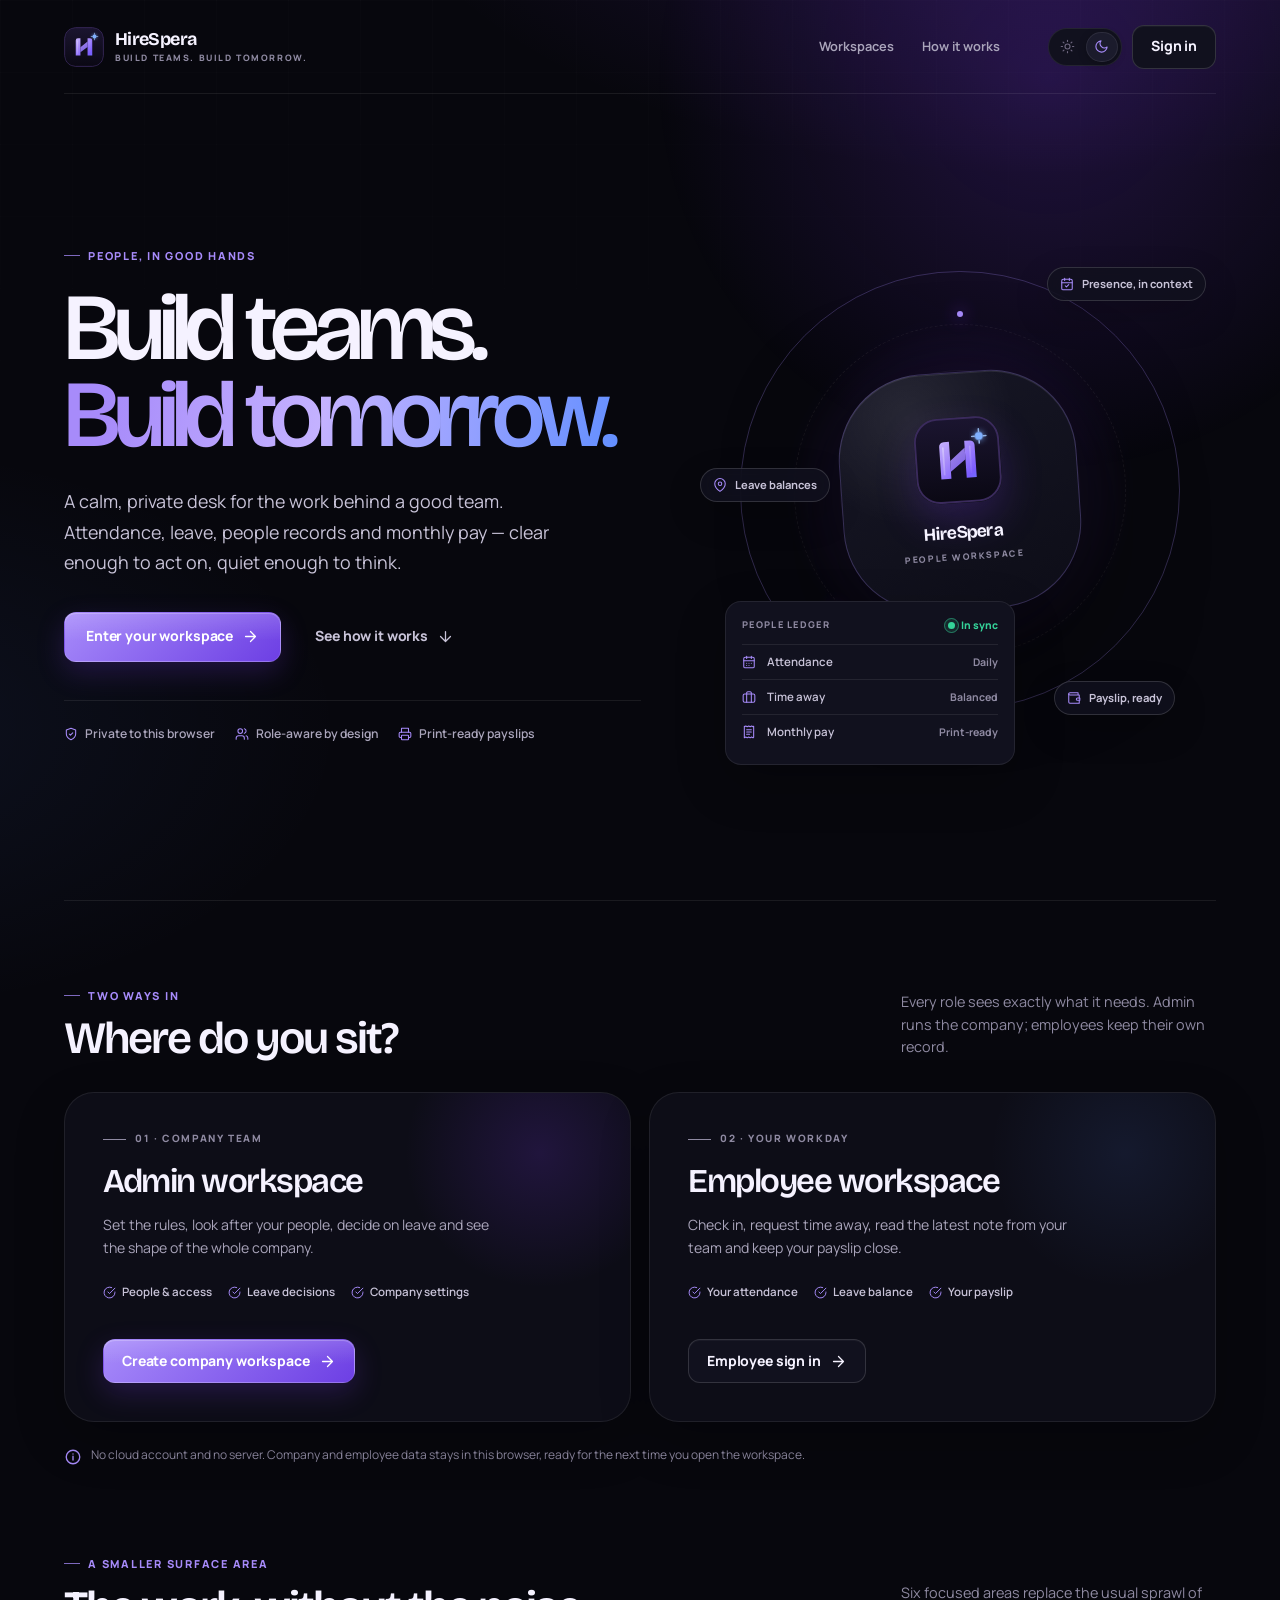
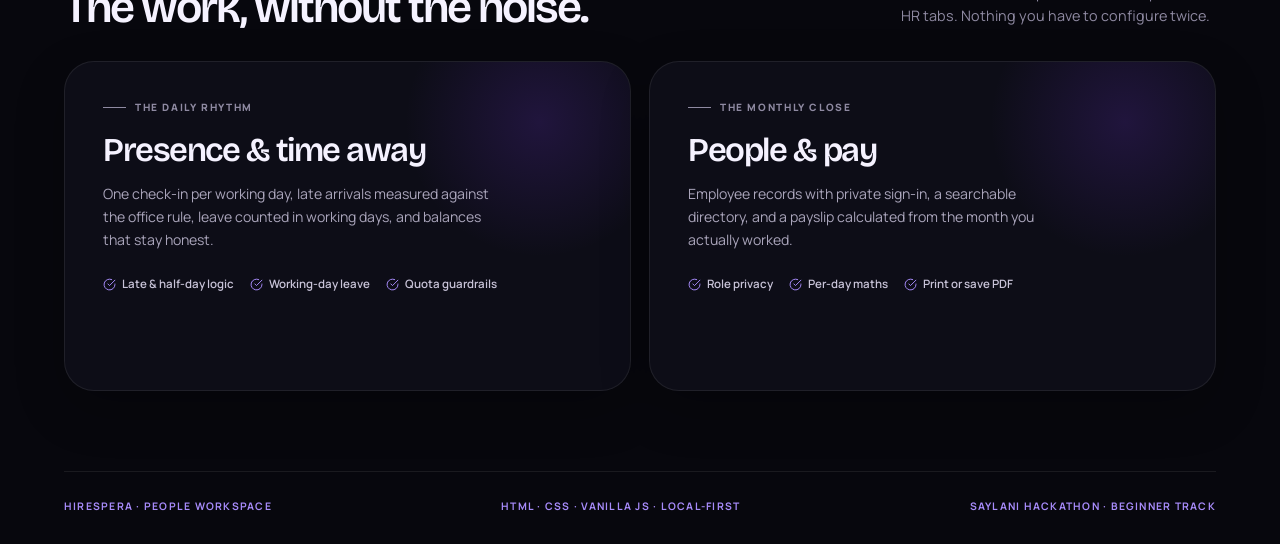
<file: pages/settings.html>
<!DOCTYPE html>
<html lang="en" data-theme="dark">
<head>
  <meta charset="UTF-8">
  <meta name="viewport" content="width=device-width, initial-scale=1.0">
  <meta name="theme-color" content="#07070d">
  <title>Company settings | HireSpera</title>
  <meta name="description" content="Set the office hours, grace period, leave quota and working week that drive every HireSpera calculation.">
  <script>
    try {
      var savedTheme = localStorage.getItem('hcm_theme');
      document.documentElement.dataset.theme = savedTheme === 'light' || savedTheme === 'dark' ? savedTheme : 'dark';
    } catch (error) {
      document.documentElement.dataset.theme = 'dark';
    }
  </script>
  <link rel="preconnect" href="https://fonts.googleapis.com">
  <link rel="preconnect" href="https://fonts.gstatic.com" crossorigin>
  <link href="https://fonts.googleapis.com/css2?family=Bricolage+Grotesque:opsz,wght@12..96,400;12..96,500;12..96,600;12..96,700&family=Manrope:wght@400;500;600;700;800&display=swap" rel="stylesheet">
  <link rel="icon" href="../assets/brand-mark.svg" type="image/svg+xml">
  <link rel="stylesheet" href="../css/style.css">
</head>
<body>
  <a class="skip-link" href="#main-content">Skip to content</a>
  <div class="app-shell">
    <aside id="app-sidebar" class="sidebar"></aside>
    <main class="main-content" id="main-content">
      <header id="app-topbar" class="topbar"></header>
      <div class="page-wrap page-wrap-narrow">
        <section class="page-heading" aria-labelledby="page-title">
          <div>
            <span class="eyebrow">Company preferences</span>
            <h1 id="page-title">The rules behind the record</h1>
            <p>These settings drive attendance, leave and payslip maths for <strong id="settings-company">your company</strong>.</p>
          </div>
          <div class="heading-actions">
            <span class="insight-meta"><span class="live-dot" aria-hidden="true"></span>Applied to saved data</span>
          </div>
        </section>

        <div class="settings-layout">
          <form id="settings-form" class="panel form-stack settings-form" novalidate>
            <div class="settings-section">
              <div class="settings-section-head">
                <div>
                  <span class="eyebrow">Work schedule</span>
                  <h2>Shape of the workday</h2>
                  <p>A check-in after the start time plus grace is Late. Work under five hours is a Half Day.</p>
                </div>
                <span class="settings-symbol" data-icon="clock"></span>
              </div>
              <div class="field-grid-3">
                <label class="field">
                  <span class="field-label">Office start time</span>
                  <input name="officeStart" type="time" required>
                  <small class="field-error" data-error-for="officeStart"></small>
                </label>
                <label class="field">
                  <span class="field-label">Grace period (minutes)</span>
                  <input name="graceMinutes" type="number" min="0" max="180" step="1" inputmode="numeric" required>
                  <small class="field-error" data-error-for="graceMinutes"></small>
                </label>
                <label class="field">
                  <span class="field-label">Yearly leave quota</span>
                  <input name="leaveQuota" type="number" min="0" max="365" step="1" inputmode="numeric" required>
                  <small class="field-error" data-error-for="leaveQuota"></small>
                </label>
              </div>
              <div class="week-preview" id="week-preview" aria-live="polite"></div>
              <fieldset class="day-picker">
                <legend>Working days</legend>
                <p>Weekends are always outside the working week. Choose the weekdays your team normally works.</p>
                <div class="day-options">
                  <label><input type="checkbox" name="workingDays" value="1"><span>Mon</span></label>
                  <label><input type="checkbox" name="workingDays" value="2"><span>Tue</span></label>
                  <label><input type="checkbox" name="workingDays" value="3"><span>Wed</span></label>
                  <label><input type="checkbox" name="workingDays" value="4"><span>Thu</span></label>
                  <label><input type="checkbox" name="workingDays" value="5"><span>Fri</span></label>
                </div>
                <small class="field-error" data-error-for="workingDays"></small>
              </fieldset>
            </div>

            <div class="settings-section">
              <div class="settings-section-head">
                <div>
                  <span class="eyebrow">Optional verification</span>
                  <h2>Camera check-in location</h2>
                  <p>Set the office point used by the optional face-presence and GPS check-in. Normal check-in never depends on these coordinates.</p>
                </div>
                <span class="settings-symbol" data-icon="mapPin"></span>
              </div>
              <div class="field-pair">
                <label class="field">
                  <span class="field-label">Office latitude <span class="optional">(optional)</span></span>
                  <input name="officeLatitude" type="number" min="-90" max="90" step="any" inputmode="decimal" placeholder="e.g. 24.8607">
                  <small class="field-error" data-error-for="officeLatitude"></small>
                </label>
                <label class="field">
                  <span class="field-label">Office longitude <span class="optional">(optional)</span></span>
                  <input name="officeLongitude" type="number" min="-180" max="180" step="any" inputmode="decimal" placeholder="e.g. 67.0011">
                  <small class="field-error" data-error-for="officeLongitude"></small>
                </label>
              </div>
              <div class="week-preview">
                <span data-icon="shield"></span>
                <span>Camera frames and the employee’s live location are checked in the moment and never saved. Face detection confirms presence only, not identity.</span>
              </div>
            </div>

            <p class="form-message" id="settings-message" aria-live="polite"></p>
            <div class="form-row-end">
              <span class="muted">Leave balances use approved working days. Payslips use the selected month.</span>
              <button class="button button-primary" type="submit">Save settings</button>
            </div>
          </form>

          <aside class="settings-aside" aria-label="How settings are used">
            <article class="info-card">
              <h3><span data-icon="sparkles"></span>What these rules touch</h3>
              <p>One source of truth keeps the numbers honest across the whole workspace.</p>
              <ul class="rule-list">
                <li><span data-icon="clock"></span><span>Late is measured against the start time plus grace.</span></li>
                <li><span data-icon="checkCircle"></span><span>Under five worked hours becomes a Half Day.</span></li>
                <li><span data-icon="calendar"></span><span>Only approved leave reduces the yearly balance.</span></li>
                <li><span data-icon="receipt"></span><span>Per-day pay divides salary by the working days in that month.</span></li>
              </ul>
            </article>

            <article class="info-card">
              <h3><span data-icon="camera"></span>Camera check-in</h3>
              <p>An optional layer for employees who want to verify presence. The normal check-in button always remains available.</p>
              <div class="map-figure" aria-hidden="true"><span class="map-label">100 m radius</span></div>
              <ul class="rule-list">
                <li><span data-icon="mapPin"></span><span>Requires a modern browser, permission, and localhost or HTTPS.</span></li>
                <li><span data-icon="shield"></span><span>No image, face template or location history is stored.</span></li>
              </ul>
            </article>
          </aside>
        </div>
      </div>
    </main>
  </div>
  <div class="sidebar-scrim" aria-hidden="true"></div>

  <script src="../js/storage.js"></script>
  <script src="../js/auth.js"></script>
  <script src="../js/employees.js"></script>
  <script src="../js/attendance.js"></script>
  <script src="../js/leave.js"></script>
  <script src="../js/helper.js"></script>
  <script src="../js/ui.js"></script>
  <script>
    (() => {
      'use strict';
      const app = window.HireSpera;
      const user = app.auth.protect('admin');
      if (!user) return;
      app.ui.mountShell({ active: 'settings', breadcrumb: 'Company settings' });

      const form = document.querySelector('#settings-form');
      const message = document.querySelector('#settings-message');
      const preview = document.querySelector('#week-preview');
      const dayNames = ['Sun', 'Mon', 'Tue', 'Wed', 'Thu', 'Fri', 'Sat'];
      let company = app.read(app.keys.COMPANY, {});

      document.querySelector('#settings-company').textContent = company.name || 'your company';

      function fillForm() {
        form.elements.officeStart.value = company.officeStart || '09:00';
        form.elements.graceMinutes.value = company.graceMinutes ?? 15;
        form.elements.leaveQuota.value = company.leaveQuota ?? 20;
        form.querySelectorAll('[name="workingDays"]').forEach((input) => {
          input.checked = (company.workingDays || [1, 2, 3, 4, 5]).includes(Number(input.value));
        });
        form.elements.officeLatitude.value = company.officeLatitude !== null && company.officeLatitude !== undefined && company.officeLatitude !== '' && Number.isFinite(Number(company.officeLatitude)) ? company.officeLatitude : '';
        form.elements.officeLongitude.value = company.officeLongitude !== null && company.officeLongitude !== undefined && company.officeLongitude !== '' && Number.isFinite(Number(company.officeLongitude)) ? company.officeLongitude : '';
        renderPreview();
      }

      function selectedDays() {
        return [...form.querySelectorAll('[name="workingDays"]:checked')]
          .map((input) => Number(input.value))
          .sort((a, b) => a - b);
      }

      function renderPreview() {
        const days = selectedDays();
        const start = form.elements.officeStart.value || '09:00';
        const grace = Number(form.elements.graceMinutes.value || 0);
        const quota = Number(form.elements.leaveQuota.value || 0);
        const dayText = !days.length
          ? 'No working days selected yet.'
          : days.join(',') === '1,2,3,4,5'
            ? 'Monday to Friday'
            : days.map((day) => dayNames[day]).join(', ');
        preview.innerHTML = `<span data-icon="calendar"></span><span>${!days.length
          ? 'Select at least one working day so attendance and leave can be counted.'
          : `Open at <strong>${app.escape(app.timeLabel(start))}</strong> with <strong>${grace} minute${grace === 1 ? '' : 's'}</strong> grace · <strong>${app.escape(dayText)}</strong> · <strong>${quota} leave day${quota === 1 ? '' : 's'}</strong> a year.`}</span>`;
        app.ui.hydrateIcons(preview);
      }

      form.addEventListener('input', (event) => {
        if (event.target.name && event.target.name !== 'workingDays') {
          const error = form.querySelector(`[data-error-for="${event.target.name}"]`);
          if (error) {
            error.textContent = '';
            error.classList.remove('is-visible');
          }
          event.target.classList.remove('is-invalid');
          event.target.removeAttribute('aria-invalid');
        }
        renderPreview();
      });
      form.addEventListener('change', (event) => {
        if (event.target.name === 'workingDays') {
          app.ui.setGroupError(form, 'workingDays', '');
        }
        renderPreview();
      });

      form.addEventListener('submit', (event) => {
        event.preventDefault();
        app.ui.clearErrors(form);
        const officeStart = form.elements.officeStart.value;
        const graceRaw = form.elements.graceMinutes.value;
        const quotaRaw = form.elements.leaveQuota.value;
        const workingDays = selectedDays();
        const latitudeRaw = form.elements.officeLatitude.value.trim();
        const longitudeRaw = form.elements.officeLongitude.value.trim();
        let valid = true;

        if (!officeStart) {
          app.ui.setFieldError(form, 'officeStart', 'Choose the office start time.');
          valid = false;
        }
        const grace = Number(graceRaw);
        if (graceRaw === '' || !Number.isInteger(grace) || grace < 0 || grace > 180) {
          app.ui.setFieldError(form, 'graceMinutes', 'Use a whole number from 0 to 180.');
          valid = false;
        }
        const quota = Number(quotaRaw);
        if (quotaRaw === '' || !Number.isInteger(quota) || quota < 0 || quota > 365) {
          app.ui.setFieldError(form, 'leaveQuota', 'Use a whole number from 0 to 365.');
          valid = false;
        }
        if (!workingDays.length) {
          app.ui.setGroupError(form, 'workingDays', 'Select at least one working day.');
          valid = false;
        }

        let latitude = null;
        let longitude = null;
        if (latitudeRaw || longitudeRaw) {
          latitude = Number(latitudeRaw);
          longitude = Number(longitudeRaw);
          if (!latitudeRaw || !Number.isFinite(latitude) || latitude < -90 || latitude > 90) {
            app.ui.setFieldError(form, 'officeLatitude', 'Enter a latitude from -90 to 90, or leave both fields empty.');
            valid = false;
          }
          if (!longitudeRaw || !Number.isFinite(longitude) || longitude < -180 || longitude > 180) {
            app.ui.setFieldError(form, 'officeLongitude', 'Enter a longitude from -180 to 180, or leave both fields empty.');
            valid = false;
          }
        }

        if (!valid) {
          app.ui.setFormMessage(message, 'Check the highlighted settings and try again.', 'error');
          app.ui.focusFirstError(form);
          return;
        }

        company = app.read(app.keys.COMPANY, {});
        app.write(app.keys.COMPANY, {
          ...company,
          officeStart,
          graceMinutes: grace,
          leaveQuota: quota,
          workingDays,
          officeLatitude: latitude,
          officeLongitude: longitude
        });
        company = app.read(app.keys.COMPANY, {});
        app.ui.setFormMessage(message, 'Company settings saved. New calculations will use these rules.', 'success');
        app.ui.toast('Company settings saved.');
        renderPreview();
      });

      fillForm();
      app.ui.hydrateIcons();
    })();
  </script>
  <script src="../js/bonus.js"></script>
</body>
</html>
</file>
<file: css/style.css>
/* ==========================================================================
   HireSpera · People workspace
   Design direction: a quiet, architectural HR desk. Navy glass, violet signal,
   editorial typography, strong information hierarchy, restrained motion.
   ========================================================================== */

:root {
  color-scheme: dark;
  --font-display: "Bricolage Grotesque", "Sora", "Segoe UI", sans-serif;
  --font-body: "Manrope", "Inter", "Segoe UI", sans-serif;

  --bg: #07070d;
  --bg-deep: #050509;
  --surface: #0d0d17;
  --surface-2: #11111e;
  --surface-3: #171726;
  --surface-raised: #1b1b2c;
  --input-bg: #0b0b14;
  --topbar: rgb(7 7 13 / 78%);
  --sidebar: #090911;
  --paper: #faf8f4;

  --text: #f5f2ff;
  --text-soft: #c8c3d8;
  --muted: #8f8aa2;
  --muted-strong: #aaa5bb;
  --line: rgb(255 255 255 / 8%);
  --line-strong: rgb(255 255 255 / 14%);
  --line-violet: rgb(167 139 250 / 26%);

  --violet: #8b5cf6;
  --violet-bright: #a78bfa;
  --violet-deep: #6d3fe4;
  --blue: #5b8cff;
  --green: #34d399;
  --amber: #fbbf24;
  --red: #fb7185;
  --focus: #b9a4ff;

  --violet-soft: rgb(139 92 246 / 13%);
  --violet-glow: rgb(124 58 237 / 22%);
  --blue-soft: rgb(91 140 255 / 12%);
  --green-soft: rgb(52 211 153 / 12%);
  --amber-soft: rgb(251 191 36 / 13%);
  --red-soft: rgb(251 113 133 / 12%);
  --ok-bg: rgb(52 211 153 / 13%);
  --warn-bg: rgb(251 191 36 / 14%);
  --danger-bg: rgb(251 113 133 / 13%);
  --info-bg: rgb(91 140 255 / 14%);

  --shadow-soft: 0 18px 50px rgb(0 0 0 / 24%);
  --shadow-deep: 0 38px 110px rgb(0 0 0 / 52%);
  --shadow-pop: 0 26px 80px rgb(0 0 0 / 55%), 0 0 0 1px rgb(255 255 255 / 7%);

  --radius-xs: 8px;
  --radius-sm: 12px;
  --radius-md: 16px;
  --radius-lg: 22px;
  --radius-xl: 30px;

  --sidebar-width: 278px;
  --page-max: 1440px;
  --ease: cubic-bezier(.22, 1, .36, 1);
  --select-arrow: url("data:image/svg+xml,%3Csvg xmlns='http://www.w3.org/2000/svg' width='16' height='16' viewBox='0 0 24 24' fill='none' stroke='%238f8aa2' stroke-width='2' stroke-linecap='round' stroke-linejoin='round'%3E%3Cpath d='m6 9 6 6 6-6'/%3E%3C/svg%3E");
}

[data-theme="light"] {
  color-scheme: light;
  --bg: #f5f3f9;
  --bg-deep: #efecf6;
  --surface: #ffffff;
  --surface-2: #fbfaff;
  --surface-3: #f2eff9;
  --surface-raised: #ffffff;
  --input-bg: #fbfaff;
  --topbar: rgb(245 243 249 / 82%);
  --sidebar: #fbfaff;
  --paper: #ffffff;

  --text: #17131f;
  --text-soft: #413a51;
  --muted: #6f6880;
  --muted-strong: #5c5470;
  --line: rgb(27 19 46 / 9%);
  --line-strong: rgb(27 19 46 / 16%);
  --line-violet: rgb(109 63 228 / 22%);

  --violet: #6d3fe4;
  --violet-bright: #7c4dff;
  --violet-deep: #5b2fd1;
  --blue: #2f6cfa;
  --green: #0f9f72;
  --amber: #b77906;
  --red: #d43d59;
  --focus: #6d3fe4;

  --violet-soft: rgb(109 63 228 / 9%);
  --violet-glow: rgb(109 63 228 / 14%);
  --blue-soft: rgb(47 108 250 / 9%);
  --green-soft: rgb(15 159 114 / 9%);
  --amber-soft: rgb(183 121 6 / 10%);
  --red-soft: rgb(212 61 89 / 9%);
  --ok-bg: rgb(15 159 114 / 10%);
  --warn-bg: rgb(183 121 6 / 11%);
  --danger-bg: rgb(212 61 89 / 10%);
  --info-bg: rgb(47 108 250 / 10%);

  --shadow-soft: 0 18px 45px rgb(35 25 65 / 7%);
  --shadow-deep: 0 38px 90px rgb(35 25 65 / 13%);
  --shadow-pop: 0 26px 80px rgb(35 25 65 / 18%), 0 0 0 1px rgb(27 19 46 / 7%);

  --select-arrow: url("data:image/svg+xml,%3Csvg xmlns='http://www.w3.org/2000/svg' width='16' height='16' viewBox='0 0 24 24' fill='none' stroke='%236f6880' stroke-width='2' stroke-linecap='round' stroke-linejoin='round'%3E%3Cpath d='m6 9 6 6 6-6'/%3E%3C/svg%3E");
}

*,
*::before,
*::after {
  box-sizing: border-box;
}

html {
  min-height: 100%;
  overflow-x: clip;
  scroll-behavior: smooth;
  text-size-adjust: 100%;
  -webkit-text-size-adjust: 100%;
}

body {
  min-height: 100vh;
  margin: 0;
  overflow-x: clip;
  background:
    radial-gradient(1100px 560px at 82% -8%, var(--violet-glow), transparent 62%),
    radial-gradient(800px 460px at -12% 34%, rgb(91 140 255 / 8%), transparent 62%),
    var(--bg);
  color: var(--text);
  font-family: var(--font-body);
  font-size: 16px;
  line-height: 1.55;
  font-feature-settings: "ss01" 1, "cv11" 1;
  -webkit-font-smoothing: antialiased;
  text-rendering: optimizeLegibility;
}

body::before {
  position: fixed;
  z-index: 0;
  inset: 0;
  background-image:
    linear-gradient(rgb(255 255 255 / 2.2%) 1px, transparent 1px),
    linear-gradient(90deg, rgb(255 255 255 / 2.2%) 1px, transparent 1px);
  background-size: 72px 72px;
  mask-image: linear-gradient(to bottom, rgb(0 0 0 / 55%), transparent 58%);
  content: "";
  pointer-events: none;
}

[data-theme="light"] body::before {
  background-image:
    linear-gradient(rgb(27 19 46 / 3.2%) 1px, transparent 1px),
    linear-gradient(90deg, rgb(27 19 46 / 3.2%) 1px, transparent 1px);
}

body > * {
  position: relative;
  z-index: 1;
}

::selection {
  background: var(--violet);
  color: #fff;
}

img,
svg {
  display: block;
  max-width: 100%;
}

button,
input,
select,
textarea {
  font: inherit;
}

button,
a {
  -webkit-tap-highlight-color: transparent;
}

button {
  cursor: pointer;
}

a {
  color: inherit;
  text-decoration: none;
}

h1,
h2,
h3,
h4,
p,
figure {
  margin: 0;
}

h1,
h2,
h3,
h4 {
  font-family: var(--font-display);
  font-style: normal;
  font-weight: 600;
  line-height: 1.08;
  letter-spacing: -.03em;
  overflow-wrap: anywhere;
}

h1 {
  font-size: clamp(2rem, 3.5vw, 3rem);
}

h2 {
  font-size: clamp(1.3rem, 2vw, 1.6rem);
}

h3 {
  font-size: 1.08rem;
  letter-spacing: -.02em;
}

strong {
  font-weight: 700;
}

small {
  font-size: .8125rem;
}

:focus-visible {
  outline: 2px solid var(--focus);
  outline-offset: 3px;
  border-radius: 6px;
}

:focus:not(:focus-visible) {
  outline: none;
}

.hidden,
[hidden] {
  display: none !important;
}

.sr-only {
  position: absolute !important;
  width: 1px !important;
  height: 1px !important;
  padding: 0 !important;
  margin: -1px !important;
  overflow: hidden !important;
  clip: rect(0, 0, 0, 0) !important;
  white-space: nowrap !important;
  border: 0 !important;
}

.skip-link {
  position: fixed;
  z-index: 100;
  top: 12px;
  left: 12px;
  padding: 10px 16px;
  border-radius: 999px;
  background: var(--text);
  color: var(--bg);
  font-weight: 700;
  transform: translateY(-160%);
  transition: transform .2s var(--ease);
}

.skip-link:focus {
  transform: translateY(0);
}

.icon {
  flex: 0 0 auto;
  width: 18px;
  height: 18px;
  stroke-width: 1.8;
}

/* --------------------------------------------------------------------------
   Shared controls
   -------------------------------------------------------------------------- */

.eyebrow {
  display: inline-flex;
  align-items: center;
  gap: 8px;
  color: var(--violet-bright);
  font-family: var(--font-body);
  font-size: .6875rem;
  font-weight: 800;
  letter-spacing: .16em;
  line-height: 1.4;
  text-transform: uppercase;
}

.eyebrow::before {
  width: 16px;
  height: 1px;
  background: currentColor;
  content: "";
  opacity: .75;
}

.eyebrow.no-rule::before {
  display: none;
}

.muted {
  color: var(--muted);
}

.text-soft {
  color: var(--text-soft);
}

.button {
  display: inline-flex;
  align-items: center;
  justify-content: center;
  gap: 9px;
  min-height: 44px;
  padding: 0 18px;
  border: 1px solid transparent;
  border-radius: 12px;
  background: transparent;
  color: var(--text);
  font-size: .875rem;
  font-weight: 750;
  letter-spacing: -.01em;
  line-height: 1.2;
  text-align: center;
  white-space: nowrap;
  transition: transform .18s var(--ease), background-color .18s var(--ease), border-color .18s var(--ease), box-shadow .18s var(--ease), color .18s var(--ease);
}

.button:hover {
  transform: translateY(-1px);
}

.button:active {
  transform: translateY(0);
}

.button:disabled {
  cursor: not-allowed;
  opacity: .45;
  transform: none;
}

.button .icon {
  width: 17px;
  height: 17px;
}

.button-primary {
  border-color: rgb(255 255 255 / 9%);
  background:
    linear-gradient(180deg, rgb(255 255 255 / 14%), transparent 58%),
    linear-gradient(135deg, var(--violet-bright), var(--violet-deep));
  box-shadow: 0 10px 28px var(--violet-glow), inset 0 1px 0 rgb(255 255 255 / 22%);
  color: #fff;
}

.button-primary:hover {
  background:
    linear-gradient(180deg, rgb(255 255 255 / 20%), transparent 58%),
    linear-gradient(135deg, #b49cff, var(--violet-deep));
  box-shadow: 0 14px 34px var(--violet-glow), inset 0 1px 0 rgb(255 255 255 / 26%);
}

.button-secondary {
  border-color: var(--line-strong);
  background: var(--surface-2);
  box-shadow: inset 0 1px 0 rgb(255 255 255 / 4%);
  color: var(--text);
}

.button-secondary:hover {
  border-color: var(--line-violet);
  background: var(--surface-3);
}

.button-ghost {
  border-color: transparent;
  color: var(--text-soft);
}

.button-ghost:hover {
  background: var(--surface-3);
  color: var(--text);
}

.button-danger {
  border-color: rgb(255 255 255 / 8%);
  background: linear-gradient(135deg, #f26c83, #d63c58);
  box-shadow: 0 10px 28px rgb(214 60 88 / 20%);
  color: #fff;
}

.button-outline-danger {
  border-color: rgb(251 113 133 / 30%);
  background: var(--red-soft);
  color: var(--red);
}

.button-outline-danger:hover {
  border-color: rgb(251 113 133 / 50%);
  background: rgb(251 113 133 / 18%);
}

.button-small {
  min-height: 36px;
  padding: 0 13px;
  border-radius: 10px;
  font-size: .8125rem;
}

.button-wide {
  width: 100%;
}

.button.is-loading {
  pointer-events: none;
}

.spinner {
  width: 15px;
  height: 15px;
  border: 2px solid currentColor;
  border-right-color: transparent;
  border-radius: 50%;
  animation: spin .7s linear infinite;
}

@keyframes spin {
  to { transform: rotate(360deg); }
}

.icon-button {
  display: inline-grid;
  place-items: center;
  flex: 0 0 auto;
  width: 40px;
  height: 40px;
  padding: 0;
  border: 1px solid var(--line);
  border-radius: 11px;
  background: var(--surface-2);
  color: var(--text-soft);
  transition: background-color .18s var(--ease), border-color .18s var(--ease), color .18s var(--ease), transform .18s var(--ease);
}

.icon-button:hover {
  border-color: var(--line-violet);
  background: var(--surface-3);
  color: var(--text);
  transform: translateY(-1px);
}

.icon-button .icon {
  width: 17px;
  height: 17px;
}

.text-link {
  display: inline-flex;
  align-items: center;
  gap: 6px;
  color: var(--violet-bright);
  font-size: .8125rem;
  font-weight: 750;
  white-space: nowrap;
}

.text-link .icon,
.text-link span[aria-hidden] {
  transition: transform .2s var(--ease);
}

.text-link:hover .icon,
.text-link:hover span[aria-hidden] {
  transform: translateX(3px);
}

.back-link {
  display: inline-flex;
  align-items: center;
  gap: 8px;
  padding: 0;
  border: 0;
  background: transparent;
  color: var(--muted-strong);
  font-size: .875rem;
  font-weight: 650;
}

.back-link:hover {
  color: var(--text);
}

.badge {
  display: inline-flex;
  align-items: center;
  gap: 5px;
  min-height: 22px;
  padding: 0 8px;
  border: 1px solid var(--line);
  border-radius: 999px;
  background: var(--surface-3);
  color: var(--muted-strong);
  font-size: .6875rem;
  font-weight: 800;
  letter-spacing: .04em;
  white-space: nowrap;
}

.badge-violet {
  border-color: var(--line-violet);
  background: var(--violet-soft);
  color: var(--violet-bright);
}

.status {
  display: inline-flex;
  align-items: center;
  gap: 6px;
  min-height: 25px;
  padding: 0 9px;
  border: 1px solid transparent;
  border-radius: 999px;
  font-size: .7125rem;
  font-weight: 800;
  letter-spacing: .01em;
  white-space: nowrap;
}

.status::before {
  width: 5px;
  height: 5px;
  border-radius: 50%;
  background: currentColor;
  content: "";
}

.status-present,
.status-approved,
.status-complete,
.status-completed {
  border-color: rgb(52 211 153 / 20%);
  background: var(--ok-bg);
  color: var(--green);
}

.status-late,
.status-pending {
  border-color: rgb(251 191 36 / 22%);
  background: var(--warn-bg);
  color: var(--amber);
}

.status-absent,
.status-rejected {
  border-color: rgb(251 113 133 / 20%);
  background: var(--danger-bg);
  color: var(--red);
}

.status-half-day,
.status-info {
  border-color: rgb(91 140 255 / 23%);
  background: var(--info-bg);
  color: var(--blue);
}

.status-neutral {
  border-color: var(--line);
  background: var(--surface-3);
  color: var(--muted-strong);
}

.avatar {
  display: inline-grid;
  place-items: center;
  flex: 0 0 auto;
  width: 40px;
  height: 40px;
  border: 1px solid var(--line-violet);
  border-radius: 50%;
  background:
    radial-gradient(circle at 30% 20%, rgb(255 255 255 / 18%), transparent 45%),
    linear-gradient(145deg, var(--violet-soft), var(--blue-soft));
  color: var(--violet-bright);
  font-family: var(--font-display);
  font-size: .8rem;
  font-weight: 700;
  letter-spacing: .02em;
}

.avatar-small {
  width: 34px;
  height: 34px;
  font-size: .7rem;
}

.avatar-lg {
  width: 52px;
  height: 52px;
  font-size: .95rem;
}

.person-cell {
  display: flex;
  align-items: center;
  gap: 11px;
  min-width: 190px;
}

.person-cell > span:last-child,
.person-cell > div:last-child {
  display: flex;
  flex-direction: column;
  min-width: 0;
}

.person-cell strong {
  overflow: hidden;
  font-size: .875rem;
  font-weight: 700;
  text-overflow: ellipsis;
  white-space: nowrap;
}

.person-cell small {
  overflow: hidden;
  color: var(--muted);
  font-size: .75rem;
  text-overflow: ellipsis;
  white-space: nowrap;
}

/* --------------------------------------------------------------------------
   Forms
   -------------------------------------------------------------------------- */

.field,
.form-stack > label.field {
  display: flex;
  flex-direction: column;
  gap: 7px;
  min-width: 0;
}

.field-label,
.field > label,
label.field > .field-label {
  color: var(--text-soft);
  font-size: .78rem;
  font-weight: 750;
  letter-spacing: .01em;
}

.field-label .optional {
  color: var(--muted);
  font-weight: 500;
}

.field-hint,
.field-note,
.field small.field-hint {
  color: var(--muted);
  font-size: .75rem;
  line-height: 1.5;
}

.field input,
.field select,
.field textarea,
input[type="text"],
input[type="email"],
input[type="password"],
input[type="number"],
input[type="date"],
input[type="month"],
input[type="time"],
input[type="search"],
select,
textarea {
  width: 100%;
  min-height: 46px;
  padding: 0 14px;
  border: 1px solid var(--line-strong);
  border-radius: 11px;
  background: var(--input-bg);
  color: var(--text);
  font-size: .9rem;
  font-weight: 500;
  outline: none;
  transition: border-color .18s var(--ease), box-shadow .18s var(--ease), background-color .18s var(--ease);
}

textarea {
  min-height: 108px;
  padding: 12px 14px;
  line-height: 1.55;
  resize: vertical;
}

select {
  padding-right: 40px;
  background-image: var(--select-arrow);
  background-position: right 14px center;
  background-repeat: no-repeat;
  appearance: none;
}

input::placeholder,
textarea::placeholder {
  color: var(--muted);
  opacity: .85;
}

.field input:hover,
.field select:hover,
.field textarea:hover,
input:hover,
select:hover,
textarea:hover {
  border-color: var(--line-violet);
}

.field input:focus,
.field select:focus,
.field textarea:focus,
input:focus,
select:focus,
textarea:focus {
  border-color: var(--violet);
  box-shadow: 0 0 0 3px var(--violet-soft);
}

input.is-invalid,
select.is-invalid,
textarea.is-invalid {
  border-color: var(--red) !important;
  box-shadow: 0 0 0 3px var(--red-soft) !important;
}

.field-error {
  display: none;
  color: var(--red);
  font-size: .75rem;
  font-weight: 650;
  line-height: 1.4;
}

.field-error.is-visible {
  display: block;
}

.field-pair,
.field-grid {
  display: grid;
  grid-template-columns: repeat(2, minmax(0, 1fr));
  gap: 16px;
}

.field-grid-3 {
  display: grid;
  grid-template-columns: repeat(3, minmax(0, 1fr));
  gap: 16px;
}

.form-stack {
  display: flex;
  flex-direction: column;
  gap: 16px;
}

.form-row {
  display: flex;
  align-items: center;
  gap: 12px;
}

.form-row-end {
  display: flex;
  align-items: center;
  justify-content: space-between;
  gap: 16px;
  flex-wrap: wrap;
}

.form-message {
  display: flex;
  align-items: flex-start;
  gap: 8px;
  margin: 0;
  padding: 10px 12px;
  border: 1px solid transparent;
  border-radius: 10px;
  font-size: .8rem;
  font-weight: 600;
  line-height: 1.45;
}

.form-message:empty {
  display: none;
}

.form-message.is-error {
  border-color: rgb(251 113 133 / 22%);
  background: var(--red-soft);
  color: var(--red);
}

.form-message.is-success {
  border-color: rgb(52 211 153 / 22%);
  background: var(--ok-bg);
  color: var(--green);
}

.form-message.is-info {
  border-color: var(--line);
  background: var(--surface-3);
  color: var(--text-soft);
}

.password-wrap {
  position: relative;
  display: block;
}

.password-wrap input {
  padding-right: 48px;
}

.password-toggle {
  position: absolute;
  top: 50%;
  right: 6px;
  display: grid;
  place-items: center;
  width: 36px;
  height: 36px;
  padding: 0;
  border: 0;
  border-radius: 9px;
  background: transparent;
  color: var(--muted);
  transform: translateY(-50%);
}

.password-toggle:hover {
  background: var(--surface-3);
  color: var(--text);
}

.password-toggle .icon {
  width: 17px;
  height: 17px;
}

.char-count {
  align-self: flex-end;
  margin-top: -3px;
  color: var(--muted);
  font-size: .7rem;
  font-variant-numeric: tabular-nums;
}

.check-field {
  display: flex;
  align-items: flex-start;
  gap: 10px;
  color: var(--text-soft);
  font-size: .82rem;
  line-height: 1.45;
}

.check-field input {
  width: 17px;
  height: 17px;
  margin: 2px 0 0;
  accent-color: var(--violet);
}

.day-picker {
  padding: 0;
  border: 0;
}

.day-picker legend {
  margin-bottom: 6px;
  color: var(--text-soft);
  font-size: .78rem;
  font-weight: 750;
}

.day-picker > p {
  margin-bottom: 13px;
  color: var(--muted);
  font-size: .76rem;
}

.day-options {
  display: grid;
  grid-template-columns: repeat(7, minmax(0, 1fr));
  gap: 8px;
}

.day-options label {
  position: relative;
  display: block;
}

.day-options input {
  position: absolute;
  width: 1px;
  height: 1px;
  opacity: 0;
}

.day-options span {
  display: grid;
  place-items: center;
  min-height: 43px;
  border: 1px solid var(--line-strong);
  border-radius: 10px;
  background: var(--input-bg);
  color: var(--muted-strong);
  font-size: .75rem;
  font-weight: 750;
  transition: border-color .18s var(--ease), background-color .18s var(--ease), color .18s var(--ease);
}

.day-options input:checked + span {
  border-color: var(--line-violet);
  background: var(--violet-soft);
  color: var(--violet-bright);
  box-shadow: inset 0 0 0 1px rgb(139 92 246 / 9%);
}

.day-options input:focus-visible + span {
  outline: 2px solid var(--focus);
  outline-offset: 3px;
}

.day-options label:hover span {
  border-color: var(--line-violet);
}

/* --------------------------------------------------------------------------
   Brand
   -------------------------------------------------------------------------- */

.brand-lockup {
  display: inline-flex;
  align-items: center;
  gap: 11px;
  min-width: 0;
}

.brand-mark,
.brand-logo {
  flex: 0 0 auto;
  width: 40px;
  height: 40px;
  border-radius: 12px;
  object-fit: contain;
}

.brand-copy {
  display: flex;
  flex-direction: column;
  min-width: 0;
  line-height: 1.1;
}

.brand-copy strong {
  font-family: var(--font-display);
  font-size: 1.12rem;
  font-weight: 700;
  letter-spacing: -.035em;
}

.brand-copy small {
  margin-top: 4px;
  color: var(--muted);
  font-size: .55rem;
  font-weight: 800;
  letter-spacing: .18em;
  text-transform: uppercase;
}

.brand-symbol {
  display: inline-grid;
  place-items: center;
  flex: 0 0 auto;
  width: 38px;
  height: 38px;
  border: 1px solid var(--line-violet);
  border-radius: 12px;
  background: linear-gradient(145deg, var(--violet-soft), var(--blue-soft));
  color: var(--violet-bright);
  font-family: var(--font-display);
  font-weight: 800;
}

/* --------------------------------------------------------------------------
   Theme switch
   -------------------------------------------------------------------------- */

.theme-switch {
  display: inline-flex;
  gap: 2px;
  padding: 3px;
  border: 1px solid var(--line);
  border-radius: 999px;
  background: var(--surface-2);
}

.theme-switch button {
  display: grid;
  place-items: center;
  width: 32px;
  height: 30px;
  padding: 0;
  border: 0;
  border-radius: 999px;
  background: transparent;
  color: var(--muted);
  transition: background-color .18s var(--ease), color .18s var(--ease), box-shadow .18s var(--ease);
}

.theme-switch button:hover {
  color: var(--text);
}

.theme-switch button[aria-pressed="true"] {
  background: var(--surface-raised);
  box-shadow: 0 2px 9px rgb(0 0 0 / 22%), inset 0 0 0 1px var(--line);
  color: var(--violet-bright);
}

[data-theme="light"] .theme-switch button[aria-pressed="true"] {
  box-shadow: 0 2px 8px rgb(35 25 65 / 12%), inset 0 0 0 1px var(--line);
}

.theme-switch svg {
  width: 15px;
  height: 15px;
}

/* --------------------------------------------------------------------------
   Landing
   -------------------------------------------------------------------------- */

.landing-page {
  position: relative;
  min-height: 100vh;
  padding: 0 clamp(20px, 5vw, 76px);
  overflow: clip;
}

.landing-page::before {
  position: fixed;
  z-index: 0;
  top: -28vw;
  right: -16vw;
  width: min(68vw, 950px);
  aspect-ratio: 1;
  border-radius: 50%;
  background: radial-gradient(circle, var(--violet-glow), transparent 64%);
  content: "";
  pointer-events: none;
}

.landing-nav {
  position: relative;
  z-index: 5;
  display: flex;
  align-items: center;
  justify-content: space-between;
  gap: 24px;
  width: min(100%, 1280px);
  min-height: 94px;
  margin: 0 auto;
  border-bottom: 1px solid var(--line);
}

.landing-nav-actions {
  display: flex;
  align-items: center;
  gap: 10px;
}

.landing-nav-links {
  display: flex;
  align-items: center;
  gap: 28px;
  margin-left: auto;
  margin-right: 24px;
}

.landing-nav-links a {
  color: var(--muted-strong);
  font-size: .8rem;
  font-weight: 650;
  transition: color .18s var(--ease);
}

.landing-nav-links a:hover {
  color: var(--text);
}

.landing-hero {
  position: relative;
  z-index: 2;
  display: grid;
  grid-template-columns: minmax(0, 1.06fr) minmax(320px, .94fr);
  align-items: center;
  gap: clamp(30px, 5vw, 80px);
  width: min(100%, 1280px);
  min-height: calc(100vh - 94px);
  margin: 0 auto;
  padding: clamp(56px, 7vw, 100px) 0 clamp(64px, 8vw, 110px);
}

.landing-copy {
  max-width: 680px;
}

.landing-hero .eyebrow {
  margin-bottom: 22px;
}

.landing-hero h1 {
  margin: 0;
  font-size: clamp(3.45rem, 7.4vw, 7.2rem);
  font-weight: 560;
  line-height: .92;
  letter-spacing: -.065em;
}

.hero-line {
  display: block;
}

.hero-line-accent {
  background: linear-gradient(100deg, var(--violet-bright) 8%, #c4b2ff 45%, var(--blue) 100%);
  background-clip: text;
  color: transparent;
  -webkit-background-clip: text;
}

.landing-lede {
  max-width: 48ch;
  margin-top: 27px;
  color: var(--text-soft);
  font-size: clamp(1rem, 1.4vw, 1.14rem);
  line-height: 1.7;
}

.landing-cta-row {
  display: flex;
  align-items: center;
  flex-wrap: wrap;
  gap: 12px;
  margin-top: 34px;
}

.landing-cta-row .button {
  min-height: 50px;
  padding: 0 21px;
}

.landing-principles {
  display: flex;
  flex-wrap: wrap;
  gap: 8px 20px;
  margin-top: 38px;
  padding-top: 24px;
  border-top: 1px solid var(--line);
}

.landing-principles span {
  display: inline-flex;
  align-items: center;
  gap: 7px;
  color: var(--muted-strong);
  font-size: .76rem;
  font-weight: 600;
}

.landing-principles .icon {
  width: 14px;
  height: 14px;
  color: var(--violet-bright);
}

.landing-artifact {
  position: relative;
  display: grid;
  place-items: center;
  min-height: 560px;
  isolation: isolate;
}

.landing-artifact::before {
  position: absolute;
  z-index: -1;
  width: 72%;
  aspect-ratio: 1;
  border-radius: 50%;
  background: radial-gradient(circle, var(--violet-glow), transparent 68%);
  filter: blur(8px);
  content: "";
}

.orbit {
  position: absolute;
  width: 78%;
  aspect-ratio: 1;
  border: 1px solid var(--line);
  border-radius: 50%;
}

.orbit-one {
  width: 86%;
  border-color: var(--line-violet);
}

.orbit-two {
  width: 65%;
  border-style: dashed;
  opacity: .75;
  animation: orbit-spin 90s linear infinite;
}

.orbit-three {
  width: 47%;
  opacity: .6;
}

@keyframes orbit-spin {
  to { transform: rotate(360deg); }
}

.orbit::after {
  position: absolute;
  top: 9%;
  left: 50%;
  width: 6px;
  height: 6px;
  border-radius: 50%;
  background: var(--violet-bright);
  box-shadow: 0 0 16px 4px var(--violet-glow);
  content: "";
  transform: translateX(-50%);
}

.orbit-two::after {
  top: auto;
  bottom: 13%;
  left: 12%;
  background: var(--blue);
}

.hero-core {
  position: relative;
  z-index: 3;
  display: flex;
  flex-direction: column;
  align-items: center;
  justify-content: center;
  width: clamp(190px, 20vw, 238px);
  aspect-ratio: 1;
  padding: 24px;
  border: 1px solid var(--line-violet);
  border-radius: 36%;
  background:
    radial-gradient(circle at 30% 18%, rgb(255 255 255 / 8%), transparent 42%),
    linear-gradient(155deg, var(--surface-3), var(--surface));
  box-shadow: var(--shadow-deep), inset 0 1px 0 rgb(255 255 255 / 9%);
  text-align: center;
  transform: rotate(-4deg);
}

.hero-core img {
  width: 86px;
  height: 86px;
  margin-bottom: 16px;
  border-radius: 24px;
  box-shadow: 0 18px 40px var(--violet-glow);
}

.hero-core strong {
  font-family: var(--font-display);
  font-size: 1.1rem;
  letter-spacing: -.04em;
}

.hero-core small {
  margin-top: 5px;
  color: var(--muted);
  font-size: .55rem;
  font-weight: 800;
  letter-spacing: .18em;
  text-transform: uppercase;
}

.orbit-node {
  position: absolute;
  z-index: 4;
  display: flex;
  align-items: center;
  gap: 8px;
  max-width: 190px;
  padding: 9px 12px;
  border: 1px solid var(--line-strong);
  border-radius: 999px;
  background: color-mix(in srgb, var(--surface-2) 84%, transparent);
  box-shadow: 0 14px 36px rgb(0 0 0 / 20%);
  color: var(--text-soft);
  font-size: .7rem;
  font-weight: 700;
  line-height: 1.2;
  backdrop-filter: blur(14px);
}

.orbit-node .icon {
  width: 14px;
  height: 14px;
  color: var(--violet-bright);
}

.node-one {
  top: 10%;
  right: 2%;
}

.node-two {
  top: 46%;
  left: -1%;
}

.node-three {
  right: 8%;
  bottom: 10%;
}

.hero-slate {
  position: absolute;
  z-index: 5;
  bottom: 1%;
  left: 4%;
  width: min(290px, 72%);
  padding: 15px 16px;
  border: 1px solid var(--line);
  border-radius: 16px;
  background: var(--surface-2);
  box-shadow: var(--shadow-soft);
}

.hero-slate-head {
  display: flex;
  align-items: center;
  justify-content: space-between;
  gap: 10px;
  margin-bottom: 11px;
}

.hero-slate-head span:first-child {
  color: var(--muted);
  font-size: .58rem;
  font-weight: 800;
  letter-spacing: .14em;
  text-transform: uppercase;
}

.live-chip {
  display: inline-flex;
  align-items: center;
  gap: 6px;
  color: var(--green);
  font-size: .65rem;
  font-weight: 800;
}

.live-dot {
  position: relative;
  display: inline-block;
  flex: 0 0 auto;
  width: 7px;
  height: 7px;
  border-radius: 50%;
  background: var(--green);
  box-shadow: 0 0 0 4px var(--green-soft);
}

.live-dot::after {
  position: absolute;
  inset: -4px;
  border: 1px solid currentColor;
  border-radius: 50%;
  color: var(--green);
  content: "";
  opacity: .5;
  animation: live-pulse 2.8s ease-out infinite;
}

@keyframes live-pulse {
  0% { opacity: .5; transform: scale(.8); }
  75%, 100% { opacity: 0; transform: scale(1.6); }
}

.hero-slate-row {
  display: grid;
  grid-template-columns: 16px minmax(0, 1fr) auto;
  align-items: center;
  gap: 9px;
  padding: 8px 0;
  border-top: 1px solid var(--line);
  color: var(--text-soft);
  font-size: .72rem;
  font-weight: 600;
}

.hero-slate-row .icon {
  width: 14px;
  height: 14px;
  color: var(--violet-bright);
}

.hero-slate-row b {
  color: var(--muted);
  font-size: .66rem;
  font-weight: 700;
}

.landing-access {
  position: relative;
  z-index: 2;
  width: min(100%, 1280px);
  margin: 0 auto;
  padding: clamp(48px, 6vw, 88px) 0 80px;
  border-top: 1px solid var(--line);
}

.landing-section-heading {
  display: flex;
  align-items: end;
  justify-content: space-between;
  gap: 24px;
  margin-bottom: 30px;
}

.landing-section-heading h2 {
  margin-top: 11px;
  font-size: clamp(2rem, 3.5vw, 3.4rem);
  letter-spacing: -.045em;
}

.landing-section-heading p {
  max-width: 35ch;
  padding-bottom: 4px;
  color: var(--muted);
  font-size: .9rem;
}

.role-choice-grid {
  display: grid;
  grid-template-columns: repeat(2, minmax(0, 1fr));
  gap: 18px;
}

.role-choice {
  position: relative;
  display: flex;
  flex-direction: column;
  align-items: flex-start;
  min-height: 330px;
  padding: clamp(24px, 3vw, 38px);
  overflow: hidden;
  border: 1px solid var(--line);
  border-radius: var(--radius-xl);
  background: var(--surface);
  box-shadow: var(--shadow-soft);
  isolation: isolate;
}

.role-choice::after {
  position: absolute;
  z-index: -1;
  top: -80px;
  right: -50px;
  width: 280px;
  height: 280px;
  border-radius: 50%;
  background: radial-gradient(circle, var(--violet-glow), transparent 68%);
  content: "";
  opacity: .8;
}

.role-choice-employee::after {
  background: radial-gradient(circle, var(--blue-soft), transparent 68%);
}

.role-index {
  display: inline-flex;
  align-items: center;
  gap: 9px;
  color: var(--muted);
  font-size: .63rem;
  font-weight: 800;
  letter-spacing: .16em;
  text-transform: uppercase;
}

.role-index::before {
  width: 23px;
  height: 1px;
  background: currentColor;
  content: "";
}

.role-choice h3 {
  margin-top: 17px;
  font-size: clamp(1.7rem, 2.6vw, 2.5rem);
  letter-spacing: -.045em;
}

.role-choice > p {
  max-width: 43ch;
  margin-top: 13px;
  color: var(--muted-strong);
  font-size: .88rem;
  line-height: 1.65;
}

.role-features {
  display: flex;
  flex-wrap: wrap;
  gap: 7px 16px;
  margin: 24px 0 30px;
  padding: 0;
  list-style: none;
}

.role-features li {
  display: inline-flex;
  align-items: center;
  gap: 6px;
  color: var(--text-soft);
  font-size: .72rem;
  font-weight: 600;
}

.role-features .icon {
  width: 13px;
  height: 13px;
  color: var(--violet-bright);
}

.role-choice .button {
  margin-top: auto;
}

.landing-storage-note {
  display: flex;
  align-items: flex-start;
  gap: 9px;
  margin-top: 24px;
  color: var(--muted);
  font-size: .75rem;
  line-height: 1.5;
}

.landing-storage-note .icon {
  margin-top: 2px;
  color: var(--violet-bright);
}

.landing-footer {
  position: relative;
  z-index: 2;
  display: flex;
  justify-content: space-between;
  gap: 20px;
  width: min(100%, 1280px);
  margin: 0 auto;
  padding: 26px 0 30px;
  border-top: 1px solid var(--line);
  color: var(--muted);
  font-size: .65rem;
  font-weight: 700;
  letter-spacing: .12em;
  text-transform: uppercase;
}

.landing-footer span {
  color: var(--violet-bright);
}

/* Access view -------------------------------------------------------------- */

.access-panel {
  position: relative;
  z-index: 4;
  width: min(100%, 1120px);
  margin: 0 auto;
  padding: clamp(30px, 5vw, 74px) 0 70px;
}

.access-panel > .back-link {
  margin-bottom: 28px;
}

.access-layout {
  display: grid;
  grid-template-columns: minmax(0, .92fr) minmax(320px, 1.08fr);
  gap: 0;
  overflow: hidden;
  border: 1px solid var(--line);
  border-radius: var(--radius-xl);
  background: var(--surface);
  box-shadow: var(--shadow-deep);
}

.access-context {
  position: relative;
  display: flex;
  flex-direction: column;
  justify-content: space-between;
  min-height: 540px;
  padding: clamp(26px, 4vw, 46px);
  overflow: hidden;
  border-right: 1px solid var(--line);
  background:
    radial-gradient(circle at 88% 8%, var(--violet-glow), transparent 46%),
    linear-gradient(160deg, var(--surface-3), var(--surface));
  isolation: isolate;
}

.access-context::after {
  position: absolute;
  z-index: -1;
  right: -90px;
  bottom: -110px;
  width: 340px;
  height: 340px;
  border: 1px solid var(--line-violet);
  border-radius: 50%;
  box-shadow: 0 0 0 45px rgb(139 92 246 / 3%), 0 0 0 90px rgb(139 92 246 / 2%);
  content: "";
}

.access-context h2 {
  max-width: 12ch;
  margin-top: 24px;
  font-size: clamp(2.3rem, 4.2vw, 4rem);
  letter-spacing: -.055em;
}

.access-context > p {
  max-width: 34ch;
  margin-top: 17px;
  color: var(--muted-strong);
  font-size: .9rem;
  line-height: 1.65;
}

.access-facts {
  display: flex;
  flex-direction: column;
  gap: 0;
  margin: 34px 0 0;
  padding: 0;
  list-style: none;
  border-top: 1px solid var(--line);
}

.access-facts li {
  display: flex;
  align-items: flex-start;
  gap: 10px;
  padding: 13px 0;
  border-bottom: 1px solid var(--line);
  color: var(--text-soft);
  font-size: .76rem;
  line-height: 1.5;
}

.access-facts .icon {
  flex: 0 0 auto;
  width: 15px;
  height: 15px;
  margin-top: 1px;
  color: var(--violet-bright);
}

.access-context-foot {
  display: flex;
  align-items: center;
  gap: 9px;
  margin-top: 30px;
  color: var(--muted);
  font-size: .68rem;
  font-weight: 650;
}

.access-card {
  display: flex;
  flex-direction: column;
  justify-content: center;
  padding: clamp(28px, 4.5vw, 58px);
}

.access-card .eyebrow {
  margin-bottom: 14px;
}

.access-card h2 {
  font-size: clamp(1.8rem, 2.8vw, 2.5rem);
  letter-spacing: -.045em;
}

.access-card > p {
  margin-top: 10px;
  color: var(--muted);
  font-size: .85rem;
}

.access-card form {
  margin-top: 25px;
}

.access-card .form-message {
  margin-top: 0;
}

.access-note {
  margin-top: 20px;
  padding-top: 17px;
  border-top: 1px solid var(--line);
  color: var(--muted);
  font-size: .7rem;
  line-height: 1.6;
}

.role-pill {
  display: inline-flex;
  align-items: center;
  gap: 7px;
  align-self: flex-start;
  margin-bottom: 12px;
  padding: 5px 9px;
  border: 1px solid var(--line-violet);
  border-radius: 999px;
  background: var(--violet-soft);
  color: var(--violet-bright);
  font-size: .62rem;
  font-weight: 800;
  letter-spacing: .12em;
  text-transform: uppercase;
}

/* --------------------------------------------------------------------------
   App shell
   -------------------------------------------------------------------------- */

.app-shell {
  display: grid;
  grid-template-columns: var(--sidebar-width) minmax(0, 1fr);
  min-height: 100vh;
}

.sidebar {
  position: sticky;
  top: 0;
  z-index: 40;
  display: flex;
  flex-direction: column;
  height: 100vh;
  padding: 24px 18px 18px;
  overflow-y: auto;
  border-right: 1px solid var(--line);
  background:
    radial-gradient(circle at 40% -15%, var(--violet-glow), transparent 42%),
    var(--sidebar);
  scrollbar-width: thin;
}

.sidebar-head {
  display: flex;
  align-items: center;
  justify-content: space-between;
  gap: 10px;
  padding: 0 6px;
}

.sidebar-close {
  display: none;
}

.workspace-badge {
  display: flex;
  align-items: center;
  gap: 10px;
  margin: 24px 0 25px;
  padding: 11px;
  border: 1px solid var(--line);
  border-radius: 14px;
  background: linear-gradient(135deg, var(--surface-2), transparent);
}

.workspace-avatar {
  display: grid;
  place-items: center;
  flex: 0 0 auto;
  width: 34px;
  height: 34px;
  border: 1px solid var(--line-violet);
  border-radius: 10px;
  background: var(--violet-soft);
  color: var(--violet-bright);
  font-family: var(--font-display);
  font-size: .8rem;
  font-weight: 800;
}

.workspace-copy {
  display: flex;
  flex-direction: column;
  min-width: 0;
  line-height: 1.25;
}

.workspace-copy small {
  color: var(--muted);
  font-size: .55rem;
  font-weight: 800;
  letter-spacing: .13em;
  text-transform: uppercase;
}

.workspace-copy strong {
  overflow: hidden;
  font-size: .78rem;
  font-weight: 750;
  text-overflow: ellipsis;
  white-space: nowrap;
}

.workspace-badge .live-dot {
  margin-left: auto;
  margin-right: 3px;
}

.nav-label {
  padding: 0 11px;
  margin-bottom: 9px;
  color: var(--muted);
  font-size: .56rem;
  font-weight: 800;
  letter-spacing: .17em;
  text-transform: uppercase;
}

.side-nav {
  display: flex;
  flex-direction: column;
  gap: 4px;
}

.nav-link {
  position: relative;
  display: flex;
  align-items: center;
  gap: 11px;
  min-height: 43px;
  padding: 0 11px;
  overflow: hidden;
  border: 1px solid transparent;
  border-radius: 11px;
  background: transparent;
  color: var(--muted-strong);
  font-size: .82rem;
  font-weight: 650;
  text-align: left;
  transition: background-color .18s var(--ease), border-color .18s var(--ease), color .18s var(--ease);
}

.nav-link:hover {
  background: var(--surface-2);
  color: var(--text);
}

.nav-link.is-active {
  border-color: var(--line-violet);
  background:
    linear-gradient(90deg, var(--violet-soft), rgb(139 92 246 / 4%) 70%),
    var(--surface-2);
  color: var(--text);
}

.nav-link.is-active::before {
  position: absolute;
  top: 9px;
  bottom: 9px;
  left: 0;
  width: 2px;
  border-radius: 0 3px 3px 0;
  background: var(--violet-bright);
  box-shadow: 0 0 12px var(--violet);
  content: "";
}

.nav-icon {
  display: inline-grid;
  place-items: center;
  flex: 0 0 auto;
  width: 19px;
  height: 19px;
  color: var(--muted);
}

.nav-icon .icon {
  width: 18px;
  height: 18px;
}

.nav-link.is-active .nav-icon,
.nav-link:hover .nav-icon {
  color: var(--violet-bright);
}

.nav-badge {
  display: inline-grid;
  place-items: center;
  min-width: 20px;
  height: 20px;
  margin-left: auto;
  padding: 0 6px;
  border-radius: 999px;
  background: var(--violet);
  color: #fff;
  font-size: .62rem;
  font-weight: 800;
  box-shadow: 0 3px 10px var(--violet-glow);
}

.sidebar-spacer {
  flex: 1;
  min-height: 28px;
}

.sidebar-note {
  margin: 0 4px 18px;
  padding: 14px;
  border: 1px solid var(--line);
  border-radius: 14px;
  background: linear-gradient(155deg, var(--surface-2), transparent);
}

.pulse-label {
  display: inline-flex;
  align-items: center;
  gap: 8px;
  color: var(--text-soft);
  font-size: .6rem;
  font-weight: 800;
  letter-spacing: .13em;
  text-transform: uppercase;
}

.pulse-label .live-dot {
  width: 5px;
  height: 5px;
  box-shadow: none;
}

.sidebar-note p {
  margin-top: 8px;
  color: var(--muted);
  font-size: .7rem;
  line-height: 1.55;
}

.pulse-bars {
  display: flex;
  align-items: flex-end;
  gap: 4px;
  height: 21px;
  margin-top: 12px;
  opacity: .8;
}

.pulse-bars i {
  flex: 1;
  height: 35%;
  border-radius: 2px 2px 0 0;
  background: linear-gradient(to top, var(--violet-deep), var(--violet-bright));
}

.pulse-bars i:nth-child(2) { height: 70%; }
.pulse-bars i:nth-child(3) { height: 48%; }
.pulse-bars i:nth-child(4) { height: 88%; }
.pulse-bars i:nth-child(5) { height: 56%; }
.pulse-bars i:nth-child(6) { height: 76%; }
.pulse-bars i:nth-child(7) { height: 42%; }

.pulse-bars-calm i {
  background: linear-gradient(to top, var(--blue), var(--violet-bright));
  opacity: .62;
}

.sidebar-bottom {
  display: flex;
  flex-direction: column;
  gap: 3px;
  padding-top: 14px;
  border-top: 1px solid var(--line);
}

.nav-button {
  width: 100%;
  border: 0;
  cursor: pointer;
}

.nav-logout:hover {
  color: var(--red);
}

.nav-logout:hover .nav-icon {
  color: var(--red);
}

.sidebar-scrim {
  display: none;
}

.main-content {
  min-width: 0;
}

.topbar {
  position: sticky;
  top: 0;
  z-index: 30;
  display: flex;
  align-items: center;
  justify-content: space-between;
  gap: 20px;
  min-height: 74px;
  padding: 0 clamp(18px, 3.2vw, 46px);
  border-bottom: 1px solid var(--line);
  background: var(--topbar);
  backdrop-filter: blur(18px) saturate(140%);
}

.topbar-left {
  display: flex;
  align-items: center;
  gap: 12px;
  min-width: 0;
}

.menu-button {
  display: none;
}

.breadcrumb {
  display: flex;
  align-items: center;
  gap: 8px;
  min-width: 0;
  overflow: hidden;
  color: var(--muted);
  font-size: .74rem;
  font-weight: 600;
  white-space: nowrap;
}

.breadcrumb strong {
  overflow: hidden;
  color: var(--text-soft);
  font-weight: 700;
  text-overflow: ellipsis;
}

.breadcrumb-slash {
  color: var(--line-strong);
}

.topbar-actions {
  display: flex;
  align-items: center;
  gap: 10px;
}

.today-chip {
  display: inline-flex;
  align-items: center;
  padding: 6px 10px;
  border: 1px solid var(--line);
  border-radius: 999px;
  background: var(--surface-2);
  color: var(--muted-strong);
  font-size: .68rem;
  font-weight: 650;
  white-space: nowrap;
}

.user-menu-wrap {
  position: relative;
}

.user-chip {
  display: flex;
  align-items: center;
  gap: 9px;
  min-height: 46px;
  padding: 4px 8px 4px 4px;
  border: 1px solid transparent;
  border-radius: 13px;
  background: transparent;
  color: var(--text);
  text-align: left;
  transition: background-color .18s var(--ease), border-color .18s var(--ease);
}

.user-chip:hover,
.user-chip.is-open {
  border-color: var(--line);
  background: var(--surface-2);
}

.user-chip-copy {
  display: flex;
  flex-direction: column;
  min-width: 0;
  line-height: 1.2;
}

.user-chip-copy strong {
  max-width: 140px;
  overflow: hidden;
  font-size: .77rem;
  font-weight: 750;
  text-overflow: ellipsis;
  white-space: nowrap;
}

.user-chip-copy small {
  max-width: 140px;
  overflow: hidden;
  color: var(--muted);
  font-size: .63rem;
  text-overflow: ellipsis;
  white-space: nowrap;
}

.user-chip-caret .icon {
  width: 14px;
  height: 14px;
  color: var(--muted);
}

.user-menu {
  position: absolute;
  top: calc(100% + 9px);
  right: 0;
  width: 248px;
  padding: 7px;
  border: 1px solid var(--line-strong);
  border-radius: 15px;
  background: var(--surface-2);
  box-shadow: var(--shadow-pop);
  animation: menu-in .18s var(--ease);
}

@keyframes menu-in {
  from { opacity: 0; transform: translateY(-5px) scale(.98); }
}

.user-menu-head {
  display: flex;
  align-items: center;
  gap: 9px;
  padding: 9px;
  margin-bottom: 5px;
  border-bottom: 1px solid var(--line);
}

.user-menu-head > div {
  display: flex;
  flex-direction: column;
  min-width: 0;
}

.user-menu-head strong {
  font-size: .78rem;
}

.user-menu-head small {
  overflow: hidden;
  color: var(--muted);
  font-size: .65rem;
  text-overflow: ellipsis;
  white-space: nowrap;
}

.user-menu-item {
  display: flex;
  align-items: center;
  gap: 9px;
  width: 100%;
  min-height: 38px;
  padding: 0 9px;
  border: 0;
  border-radius: 9px;
  background: transparent;
  color: var(--text-soft);
  font-size: .78rem;
  font-weight: 600;
  text-align: left;
}

.user-menu-item:hover {
  background: var(--surface-3);
  color: var(--text);
}

.user-menu-item .icon,
.user-menu-item span[data-icon] .icon {
  width: 15px;
  height: 15px;
}

.user-menu-danger {
  color: var(--red);
}

.user-menu-danger:hover {
  background: var(--red-soft);
  color: var(--red);
}

.page-wrap {
  width: min(100%, var(--page-max));
  margin: 0 auto;
  padding: clamp(26px, 4vw, 46px) clamp(18px, 3.2vw, 46px) 64px;
}

.page-wrap-narrow {
  max-width: 1120px;
}

.page-heading {
  display: flex;
  align-items: flex-end;
  justify-content: space-between;
  gap: 26px;
  margin-bottom: 27px;
}

.page-heading > div:first-child {
  min-width: 0;
}

.page-heading h1 {
  margin-top: 11px;
  font-size: clamp(2rem, 3.4vw, 3rem);
  letter-spacing: -.048em;
}

.page-heading p {
  max-width: 64ch;
  margin-top: 10px;
  color: var(--muted);
  font-size: .86rem;
  line-height: 1.6;
}

.page-heading .eyebrow {
  margin-bottom: 2px;
}

.heading-actions {
  display: flex;
  align-items: center;
  justify-content: flex-end;
  flex-wrap: wrap;
  gap: 9px;
}

.heading-meta {
  display: flex;
  align-items: baseline;
  gap: 8px;
  padding-bottom: 5px;
  color: var(--muted);
  font-size: .74rem;
  white-space: nowrap;
}

.meta-number {
  color: var(--text);
  font-family: var(--font-display);
  font-size: 2.3rem;
  font-weight: 600;
  line-height: 1;
  letter-spacing: -.05em;
}

/* --------------------------------------------------------------------------
   Stats & panels
   -------------------------------------------------------------------------- */

.stats-grid {
  display: grid;
  grid-template-columns: repeat(4, minmax(0, 1fr));
  gap: 14px;
  margin-bottom: 18px;
}

.stat-card {
  position: relative;
  display: flex;
  flex-direction: column;
  min-height: 154px;
  padding: 19px;
  overflow: hidden;
  border: 1px solid var(--line);
  border-radius: var(--radius-md);
  background:
    linear-gradient(155deg, rgb(255 255 255 / 2.5%), transparent 42%),
    var(--surface);
  box-shadow: var(--shadow-soft);
  isolation: isolate;
}

.stat-card::after {
  position: absolute;
  z-index: -1;
  top: -50px;
  right: -45px;
  width: 150px;
  height: 150px;
  border-radius: 50%;
  background: radial-gradient(circle, var(--stat-glow, var(--violet-glow)), transparent 68%);
  content: "";
}

.stat-card::before {
  position: absolute;
  top: 0;
  right: 0;
  left: 0;
  height: 1px;
  background: linear-gradient(90deg, transparent, var(--stat-accent, var(--violet-bright)), transparent);
  content: "";
  opacity: .45;
}

.stat-top {
  display: flex;
  align-items: flex-start;
  justify-content: space-between;
  gap: 12px;
}

.stat-label {
  color: var(--muted-strong);
  font-size: .65rem;
  font-weight: 800;
  letter-spacing: .13em;
  text-transform: uppercase;
}

.stat-mark {
  display: grid;
  place-items: center;
  width: 30px;
  height: 30px;
  border: 1px solid color-mix(in srgb, var(--stat-accent, var(--violet)) 30%, transparent);
  border-radius: 9px;
  background: color-mix(in srgb, var(--stat-accent, var(--violet)) 9%, transparent);
  color: var(--stat-accent, var(--violet-bright));
}

.stat-mark .icon {
  width: 15px;
  height: 15px;
}

.stat-value {
  margin-top: auto;
  padding-top: 20px;
  color: var(--text);
  font-family: var(--font-display);
  font-size: clamp(2.1rem, 3vw, 2.75rem);
  font-weight: 560;
  line-height: .95;
  letter-spacing: -.055em;
  font-variant-numeric: tabular-nums;
}

.stat-value-word {
  font-size: 1.35rem;
  letter-spacing: -.03em;
}

.stat-foot {
  display: flex;
  align-items: center;
  gap: 6px;
  margin-top: 9px;
  color: var(--muted);
  font-size: .69rem;
  line-height: 1.4;
}

.stat-foot .icon {
  width: 12px;
  height: 12px;
}

.tone-violet { --stat-accent: var(--violet-bright); --stat-glow: var(--violet-glow); }
.tone-blue { --stat-accent: var(--blue); --stat-glow: var(--blue-soft); }
.tone-amber { --stat-accent: var(--amber); --stat-glow: var(--amber-soft); }
.tone-green { --stat-accent: var(--green); --stat-glow: var(--green-soft); }
.tone-red { --stat-accent: var(--red); --stat-glow: var(--red-soft); }

.panel {
  position: relative;
  min-width: 0;
  padding: clamp(18px, 2.2vw, 25px);
  border: 1px solid var(--line);
  border-radius: var(--radius-lg);
  background:
    linear-gradient(180deg, rgb(255 255 255 / 1.7%), transparent 16%),
    var(--surface);
  box-shadow: var(--shadow-soft);
}

.panel-heading {
  display: flex;
  align-items: flex-start;
  justify-content: space-between;
  gap: 16px;
  margin-bottom: 18px;
}

.panel-heading h2 {
  font-size: 1.18rem;
  letter-spacing: -.03em;
}

.panel-heading p {
  margin-top: 5px;
  color: var(--muted);
  font-size: .74rem;
  line-height: 1.5;
}

.panel-heading-wrap {
  align-items: center;
}

.panel-heading .eyebrow {
  margin-bottom: 7px;
}

.panel-tools,
.inline-actions {
  display: flex;
  align-items: center;
  flex-wrap: wrap;
  gap: 8px;
}

.panel-tools .button {
  min-height: 34px;
  padding: 0 11px;
  font-size: .72rem;
}

.dashboard-grid {
  display: grid;
  grid-template-columns: repeat(12, minmax(0, 1fr));
  gap: 18px;
  align-items: start;
}

.dashboard-main {
  grid-column: span 8;
}

.dashboard-side {
  display: flex;
  grid-column: span 4;
  flex-direction: column;
  gap: 18px;
}

.panel-wide {
  grid-column: 1 / -1;
}

.insights-panel {
  grid-column: 1 / -1;
}

.announcements-panel {
  grid-column: span 7;
}

.helper-panel {
  grid-column: span 5;
  display: flex;
  flex-direction: column;
  min-height: 390px;
  background:
    radial-gradient(circle at 100% 0%, var(--violet-glow), transparent 46%),
    var(--surface);
}

.stack {
  display: flex;
  flex-direction: column;
  gap: 18px;
}

/* Tables ------------------------------------------------------------------- */

.table-scroll {
  width: 100%;
  overflow-x: auto;
  scrollbar-width: thin;
}

table {
  width: 100%;
  border-collapse: collapse;
  border-spacing: 0;
  font-size: .83rem;
}

th {
  padding: 0 12px 11px;
  border-bottom: 1px solid var(--line);
  color: var(--muted);
  font-size: .59rem;
  font-weight: 800;
  letter-spacing: .12em;
  text-align: left;
  text-transform: uppercase;
  white-space: nowrap;
}

th:first-child,
td:first-child {
  padding-left: 3px;
}

th:last-child,
td:last-child {
  padding-right: 3px;
}

td {
  padding: 12px;
  border-bottom: 1px solid var(--line);
  color: var(--text-soft);
  vertical-align: middle;
}

tbody tr:last-child td {
  border-bottom: 0;
}

tbody tr {
  transition: background-color .15s var(--ease);
}

tbody tr:hover {
  background: rgb(255 255 255 / 1.7%);
}

[data-theme="light"] tbody tr:hover {
  background: rgb(27 19 46 / 2.2%);
}

td strong {
  color: var(--text);
  font-weight: 700;
}

td .muted {
  font-size: .72rem;
}

.table-person {
  min-width: 165px;
}

.table-actions {
  display: flex;
  align-items: center;
  gap: 5px;
}

.table-actions .icon-button {
  width: 32px;
  height: 32px;
  border-color: transparent;
  background: transparent;
}

.table-actions .icon-button:hover {
  border-color: var(--line);
  background: var(--surface-3);
}

.table-actions .action-delete:hover {
  border-color: rgb(251 113 133 / 24%);
  background: var(--red-soft);
  color: var(--red);
}

.table-actions .action-edit:hover {
  color: var(--violet-bright);
}

.empty-cell {
  padding: 34px 14px !important;
  color: var(--muted);
  font-size: .8rem;
  text-align: center;
}

.empty-state {
  display: flex;
  flex-direction: column;
  align-items: center;
  justify-content: center;
  min-height: 210px;
  padding: 26px;
  border: 1px dashed var(--line-strong);
  border-radius: 14px;
  background: linear-gradient(180deg, var(--surface-2), transparent);
  text-align: center;
}

.empty-state > span {
  display: grid;
  place-items: center;
  width: 44px;
  height: 44px;
  margin-bottom: 13px;
  border: 1px solid var(--line-violet);
  border-radius: 13px;
  background: var(--violet-soft);
  color: var(--violet-bright);
}

.empty-state > span .icon {
  width: 19px;
  height: 19px;
}

.empty-state strong {
  font-family: var(--font-display);
  font-size: 1rem;
  letter-spacing: -.02em;
}

.empty-state p {
  max-width: 38ch;
  margin-top: 6px;
  color: var(--muted);
  font-size: .76rem;
  line-height: 1.55;
}

.empty-note {
  padding: 18px 0;
  color: var(--muted);
  font-size: .78rem;
}

/* Compact list ------------------------------------------------------------- */

.compact-list {
  display: flex;
  flex-direction: column;
  gap: 5px;
}

.compact-item {
  display: flex;
  align-items: center;
  gap: 10px;
  min-width: 0;
  padding: 10px 8px;
  border-radius: 11px;
  transition: background-color .18s var(--ease);
}

.compact-item:hover {
  background: var(--surface-3);
}

.compact-avatar {
  display: grid;
  place-items: center;
  flex: 0 0 auto;
  width: 34px;
  height: 34px;
  border: 1px solid var(--line);
  border-radius: 10px;
  background: var(--surface-3);
  color: var(--violet-bright);
  font-family: var(--font-display);
  font-size: .74rem;
  font-weight: 750;
}

.compact-copy {
  display: flex;
  flex-direction: column;
  flex: 1;
  min-width: 0;
  line-height: 1.35;
}

.compact-copy strong {
  overflow: hidden;
  color: var(--text);
  font-size: .79rem;
  font-weight: 700;
  text-overflow: ellipsis;
  white-space: nowrap;
}

.compact-copy small {
  overflow: hidden;
  color: var(--muted);
  font-size: .68rem;
  text-overflow: ellipsis;
  white-space: nowrap;
}

/* Announcements ------------------------------------------------------------ */

.announcement-form {
  display: flex;
  flex-direction: column;
  gap: 9px;
  margin-bottom: 17px;
}

.announcement-form textarea {
  min-height: 76px;
  background: var(--input-bg);
}

.announcement-list {
  display: flex;
  flex-direction: column;
}

.announcement-item {
  padding: 14px 0;
  border-top: 1px solid var(--line);
}

.announcement-item:first-child {
  border-top: 0;
  padding-top: 0;
}

.announcement-item p {
  color: var(--text-soft);
  font-size: .82rem;
  line-height: 1.62;
  white-space: pre-wrap;
}

.announcement-meta {
  display: flex;
  align-items: center;
  gap: 7px;
  margin-top: 8px;
  color: var(--muted);
  font-size: .65rem;
}

.announcement-meta strong {
  color: var(--muted-strong);
  font-weight: 700;
}

/* Smart helper ------------------------------------------------------------- */

.helper-icon {
  display: grid;
  place-items: center;
  flex: 0 0 auto;
  width: 34px;
  height: 34px;
  border: 1px solid var(--line-violet);
  border-radius: 10px;
  background: var(--violet-soft);
  color: var(--violet-bright);
}

.helper-icon .icon {
  width: 17px;
  height: 17px;
}

.helper-history {
  display: flex;
  flex: 1;
  flex-direction: column;
  gap: 8px;
  min-height: 150px;
  max-height: 280px;
  margin-bottom: 13px;
  padding-right: 4px;
  overflow-y: auto;
  scrollbar-width: thin;
}

.helper-message {
  max-width: 92%;
  padding: 9px 12px;
  border: 1px solid var(--line);
  border-radius: 12px;
  font-size: .76rem;
  line-height: 1.55;
}

.helper-answer {
  align-self: flex-start;
  border-bottom-left-radius: 4px;
  background: var(--surface-2);
  color: var(--text-soft);
}

.helper-question {
  align-self: flex-end;
  border-color: var(--line-violet);
  border-bottom-right-radius: 4px;
  background: var(--violet-soft);
  color: var(--text);
}

.helper-suggestions {
  display: flex;
  flex-wrap: wrap;
  gap: 6px;
  margin-bottom: 10px;
}

.helper-chip {
  padding: 5px 9px;
  border: 1px solid var(--line);
  border-radius: 999px;
  background: transparent;
  color: var(--muted-strong);
  font-size: .64rem;
  font-weight: 650;
  line-height: 1.3;
  text-align: left;
  transition: border-color .18s var(--ease), color .18s var(--ease), background-color .18s var(--ease);
}

.helper-chip:hover {
  border-color: var(--line-violet);
  background: var(--violet-soft);
  color: var(--text);
}

.helper-form {
  display: flex;
  align-items: center;
  gap: 7px;
  padding: 4px;
  margin-top: auto;
  border: 1px solid var(--line-strong);
  border-radius: 13px;
  background: var(--input-bg);
  transition: border-color .18s var(--ease), box-shadow .18s var(--ease);
}

.helper-form:focus-within {
  border-color: var(--violet);
  box-shadow: 0 0 0 3px var(--violet-soft);
}

.helper-form input {
  flex: 1;
  min-width: 0;
  min-height: 36px;
  padding: 0 8px;
  border: 0;
  background: transparent;
  box-shadow: none;
}

.helper-form input:focus {
  border: 0;
  box-shadow: none;
}

.helper-form .icon-button {
  width: 36px;
  height: 36px;
  border-color: transparent;
  background: var(--violet);
  color: #fff;
}

.helper-form .icon-button:hover {
  background: var(--violet-deep);
  color: #fff;
}

/* --------------------------------------------------------------------------
   Directory
   -------------------------------------------------------------------------- */

.directory-panel {
  padding: 0;
  overflow: hidden;
}

.directory-toolbar {
  display: flex;
  align-items: center;
  justify-content: space-between;
  gap: 18px;
  padding: 19px clamp(18px, 2.2vw, 25px);
  border-bottom: 1px solid var(--line);
}

.toolbar-copy h2 {
  font-size: 1.1rem;
}

.toolbar-copy p {
  margin-top: 4px;
  color: var(--muted);
  font-size: .72rem;
}

.filter-row {
  display: flex;
  align-items: center;
  gap: 8px;
}

.search-field {
  position: relative;
  display: flex;
  align-items: center;
}

.search-field > span[data-icon] {
  position: absolute;
  left: 12px;
  z-index: 1;
  color: var(--muted);
}

.search-field .icon {
  width: 15px;
  height: 15px;
}

.search-field input {
  width: 220px;
  min-height: 39px;
  padding-left: 35px;
  border-radius: 9px;
  font-size: .78rem;
}

.filter-row select {
  width: auto;
  min-width: 135px;
  min-height: 39px;
  border-radius: 9px;
  font-size: .78rem;
}

.directory-panel .table-scroll {
  padding: 0 clamp(18px, 2.2vw, 25px) 8px;
}

.directory-panel table {
  min-width: 760px;
}

.directory-panel th {
  padding-top: 15px;
}

/* --------------------------------------------------------------------------
   Leaves
   -------------------------------------------------------------------------- */

.leave-toolbar {
  display: flex;
  align-items: center;
  justify-content: space-between;
  gap: 16px;
  margin-bottom: 18px;
  padding: 0 2px;
}

.filter-chips {
  display: flex;
  flex-wrap: wrap;
  gap: 5px;
  padding: 4px;
  border: 1px solid var(--line);
  border-radius: 11px;
  background: var(--surface);
}

.filter-chip {
  min-height: 32px;
  padding: 0 12px;
  border: 0;
  border-radius: 8px;
  background: transparent;
  color: var(--muted-strong);
  font-size: .72rem;
  font-weight: 700;
  transition: background-color .18s var(--ease), color .18s var(--ease);
}

.filter-chip:hover {
  color: var(--text);
}

.filter-chip.is-active {
  background: var(--surface-3);
  color: var(--text);
  box-shadow: inset 0 0 0 1px var(--line);
}

.leave-list {
  display: flex;
  flex-direction: column;
  gap: 10px;
}

.leave-card {
  display: grid;
  grid-template-columns: minmax(210px, 1.1fr) minmax(160px, .8fr) minmax(140px, .7fr) auto;
  align-items: center;
  gap: 18px;
  padding: 16px;
  border: 1px solid var(--line);
  border-radius: 15px;
  background: linear-gradient(120deg, var(--surface-2), transparent);
  transition: border-color .18s var(--ease), background-color .18s var(--ease);
}

.leave-card:hover {
  border-color: var(--line-strong);
}

.leave-person {
  display: flex;
  align-items: center;
  gap: 11px;
  min-width: 0;
}

.leave-person > div {
  display: flex;
  flex-direction: column;
  min-width: 0;
  line-height: 1.35;
}

.leave-person strong {
  overflow: hidden;
  font-size: .84rem;
  text-overflow: ellipsis;
  white-space: nowrap;
}

.leave-person small {
  overflow: hidden;
  color: var(--muted);
  font-size: .68rem;
  text-overflow: ellipsis;
  white-space: nowrap;
}

.leave-dates {
  display: flex;
  flex-direction: column;
  gap: 3px;
  line-height: 1.35;
}

.leave-dates strong {
  color: var(--text-soft);
  font-size: .78rem;
  font-weight: 650;
}

.leave-dates small {
  color: var(--muted);
  font-size: .67rem;
}

.leave-reason {
  display: -webkit-box;
  overflow: hidden;
  color: var(--muted-strong);
  font-size: .74rem;
  line-height: 1.5;
  -webkit-box-orient: vertical;
  -webkit-line-clamp: 2;
}

.leave-card-side {
  display: flex;
  flex-direction: column;
  align-items: flex-end;
  gap: 7px;
}

.leave-decisions {
  display: flex;
  gap: 5px;
}

.leave-comment {
  grid-column: 1 / -1;
  padding-top: 10px;
  border-top: 1px solid var(--line);
  color: var(--muted);
  font-size: .7rem;
  line-height: 1.5;
}

.leave-comment strong {
  color: var(--text-soft);
  font-weight: 700;
}

.leave-summary {
  display: grid;
  grid-template-columns: repeat(3, minmax(0, 1fr));
  gap: 10px;
  margin-bottom: 18px;
}

.summary-chip {
  display: flex;
  align-items: center;
  gap: 10px;
  padding: 12px 14px;
  border: 1px solid var(--line);
  border-radius: 13px;
  background: var(--surface);
}

.summary-chip .summary-icon {
  display: grid;
  place-items: center;
  width: 30px;
  height: 30px;
  border-radius: 9px;
  background: var(--stat-glow);
  color: var(--stat-accent);
}

.summary-chip .summary-icon .icon {
  width: 15px;
  height: 15px;
}

.summary-chip div {
  display: flex;
  flex-direction: column;
  line-height: 1.2;
}

.summary-chip strong {
  font-family: var(--font-display);
  font-size: 1.15rem;
  letter-spacing: -.03em;
}

.summary-chip small {
  color: var(--muted);
  font-size: .65rem;
}

/* Leave decision dialog ---------------------------------------------------- */

.decision-summary {
  display: flex;
  align-items: center;
  gap: 12px;
  padding: 13px;
  border: 1px solid var(--line);
  border-radius: 13px;
  background: var(--surface-2);
}

.decision-summary > div {
  display: flex;
  flex-direction: column;
  gap: 3px;
  min-width: 0;
}

.decision-summary strong {
  font-size: .85rem;
}

.decision-summary small {
  color: var(--muted);
  font-size: .7rem;
  line-height: 1.45;
}

/* --------------------------------------------------------------------------
   Settings
   -------------------------------------------------------------------------- */

.settings-layout {
  display: grid;
  grid-template-columns: minmax(0, 1.6fr) minmax(280px, .8fr);
  gap: 18px;
  align-items: start;
}

.settings-form {
  display: flex;
  flex-direction: column;
  gap: 23px;
}

.settings-section {
  display: flex;
  flex-direction: column;
  gap: 15px;
  padding-bottom: 23px;
  border-bottom: 1px solid var(--line);
}

.settings-section:last-of-type {
  padding-bottom: 0;
  border-bottom: 0;
}

.settings-section-head {
  display: flex;
  align-items: flex-start;
  justify-content: space-between;
  gap: 16px;
}

.settings-section-head h2 {
  font-size: 1.03rem;
  letter-spacing: -.025em;
}

.settings-section-head p {
  max-width: 58ch;
  margin-top: 5px;
  color: var(--muted);
  font-size: .74rem;
  line-height: 1.55;
}

.settings-symbol {
  display: grid;
  place-items: center;
  flex: 0 0 auto;
  width: 34px;
  height: 34px;
  border: 1px solid var(--line);
  border-radius: 10px;
  background: var(--surface-2);
  color: var(--violet-bright);
}

.settings-symbol .icon {
  width: 16px;
  height: 16px;
}

.week-preview {
  display: flex;
  align-items: center;
  gap: 8px;
  padding: 11px 13px;
  border: 1px solid var(--line);
  border-radius: 11px;
  background: var(--surface-2);
  color: var(--muted-strong);
  font-size: .72rem;
  line-height: 1.5;
}

.week-preview .icon {
  flex: 0 0 auto;
  width: 15px;
  height: 15px;
  color: var(--violet-bright);
}

.settings-aside {
  display: flex;
  flex-direction: column;
  gap: 14px;
}

.info-card {
  padding: 18px;
  border: 1px solid var(--line);
  border-radius: var(--radius-md);
  background: var(--surface);
  box-shadow: var(--shadow-soft);
}

.info-card h3 {
  display: flex;
  align-items: center;
  gap: 8px;
  font-size: .92rem;
  letter-spacing: -.02em;
}

.info-card h3 .icon {
  width: 16px;
  height: 16px;
  color: var(--violet-bright);
}

.info-card > p {
  margin-top: 8px;
  color: var(--muted);
  font-size: .72rem;
  line-height: 1.6;
}

.rule-list {
  display: flex;
  flex-direction: column;
  gap: 0;
  margin: 15px 0 0;
  padding: 0;
  list-style: none;
}

.rule-list li {
  display: flex;
  align-items: flex-start;
  gap: 8px;
  padding: 10px 0;
  border-top: 1px solid var(--line);
  color: var(--muted-strong);
  font-size: .71rem;
  line-height: 1.5;
}

.rule-list li .icon {
  flex: 0 0 auto;
  width: 13px;
  height: 13px;
  margin-top: 2px;
  color: var(--violet-bright);
}

.map-figure {
  position: relative;
  display: grid;
  place-items: center;
  height: 122px;
  margin-top: 12px;
  overflow: hidden;
  border: 1px solid var(--line);
  border-radius: 12px;
  background:
    repeating-linear-gradient(0deg, transparent 0 23px, var(--line) 23px 24px),
    repeating-linear-gradient(90deg, transparent 0 23px, var(--line) 23px 24px),
    var(--surface-2);
}

.map-figure::before {
  position: absolute;
  width: 82px;
  height: 82px;
  border: 1px solid var(--line-violet);
  border-radius: 50%;
  background: var(--violet-soft);
  content: "";
}

.map-figure::after {
  position: absolute;
  width: 18px;
  height: 18px;
  border: 2px solid var(--surface);
  border-radius: 50%;
  background: var(--violet-bright);
  box-shadow: 0 0 0 7px var(--violet-soft), 0 0 26px var(--violet);
  content: "";
}

.map-label {
  position: absolute;
  right: 9px;
  bottom: 8px;
  z-index: 1;
  padding: 3px 6px;
  border-radius: 5px;
  background: var(--surface);
  color: var(--muted);
  font-size: .55rem;
  font-weight: 750;
  letter-spacing: .08em;
  text-transform: uppercase;
}

/* --------------------------------------------------------------------------
   Employee dashboard
   -------------------------------------------------------------------------- */

.employee-hero {
  position: relative;
  display: grid;
  grid-template-columns: minmax(0, 1fr) auto;
  gap: 24px;
  margin-bottom: 18px;
  padding: clamp(22px, 3vw, 34px);
  overflow: hidden;
  border: 1px solid var(--line-violet);
  border-radius: var(--radius-xl);
  background:
    radial-gradient(circle at 92% 0%, var(--violet-glow), transparent 42%),
    radial-gradient(circle at 20% 110%, var(--blue-soft), transparent 42%),
    linear-gradient(145deg, var(--surface-2), var(--surface));
  box-shadow: var(--shadow-soft);
  isolation: isolate;
}

.employee-hero::after {
  position: absolute;
  z-index: -1;
  top: -110px;
  right: 10%;
  width: 330px;
  height: 330px;
  border: 1px solid var(--line-violet);
  border-radius: 50%;
  box-shadow: 0 0 0 44px rgb(139 92 246 / 2.5%), 0 0 0 88px rgb(139 92 246 / 1.4%);
  content: "";
}

.employee-hero-copy .eyebrow {
  margin-bottom: 13px;
}

.employee-hero h1 {
  font-size: clamp(2.2rem, 4vw, 3.5rem);
  letter-spacing: -.055em;
}

.employee-hero p {
  max-width: 52ch;
  margin-top: 10px;
  color: var(--muted);
  font-size: .85rem;
  line-height: 1.6;
}

.clock-panel {
  display: flex;
  flex-direction: column;
  align-items: flex-end;
  justify-content: space-between;
  gap: 16px;
  min-width: 255px;
}

.clock-face {
  width: 100%;
  padding: 15px 17px;
  border: 1px solid var(--line);
  border-radius: 16px;
  background: rgb(7 7 13 / 24%);
  backdrop-filter: blur(10px);
  text-align: right;
}

[data-theme="light"] .clock-face {
  background: rgb(255 255 255 / 52%);
}

.clock-time {
  font-family: var(--font-display);
  font-size: clamp(2rem, 3.4vw, 2.7rem);
  font-weight: 560;
  line-height: 1;
  letter-spacing: -.055em;
  font-variant-numeric: tabular-nums;
}

.clock-date {
  margin-top: 5px;
  color: var(--muted);
  font-size: .68rem;
  font-weight: 650;
}

.clock-status-row {
  display: flex;
  align-items: center;
  justify-content: flex-end;
  gap: 7px;
  margin-top: 9px;
}

.attendance-actions {
  display: flex;
  flex-wrap: wrap;
  justify-content: flex-end;
  gap: 8px;
}

.attendance-actions .button {
  min-height: 44px;
}

.employee-stats {
  grid-template-columns: repeat(4, minmax(0, 1fr));
}

.today-status {
  color: var(--muted);
  font-size: .68rem;
  font-weight: 700;
}

.section-label-row {
  display: flex;
  align-items: center;
  gap: 10px;
  margin: 2px 0 12px;
  color: var(--muted);
  font-size: .64rem;
  font-weight: 800;
  letter-spacing: .13em;
  text-transform: uppercase;
}

.section-label-row::after {
  flex: 1;
  height: 1px;
  background: var(--line);
  content: "";
}

.camera-card {
  display: flex;
  align-items: flex-start;
  gap: 12px;
  padding: 14px;
  border: 1px solid var(--line);
  border-radius: 14px;
  background: var(--surface-2);
}

.camera-card > .camera-icon {
  display: grid;
  place-items: center;
  flex: 0 0 auto;
  width: 35px;
  height: 35px;
  border: 1px solid var(--line-violet);
  border-radius: 10px;
  background: var(--violet-soft);
  color: var(--violet-bright);
}

.camera-card .camera-icon .icon {
  width: 16px;
  height: 16px;
}

.camera-card > div {
  min-width: 0;
}

.camera-card strong {
  display: block;
  font-size: .78rem;
}

.camera-card p {
  margin-top: 4px;
  color: var(--muted);
  font-size: .68rem;
  line-height: 1.5;
}

.camera-card .button {
  margin-top: 9px;
}

.employee-grid {
  display: grid;
  grid-template-columns: repeat(12, minmax(0, 1fr));
  gap: 18px;
  align-items: start;
}

.employee-attendance-panel {
  grid-column: span 7;
}

.employee-leave-panel {
  grid-column: span 5;
}

.employee-leave-list-panel {
  grid-column: span 7;
}

.employee-helper-panel {
  grid-column: span 5;
}

.employee-announcements-panel {
  grid-column: span 12;
}

table.attendance-panel,
table.attendance-table {
  min-width: 540px;
}

table.attendance-panel th,
table.attendance-panel td,
table.attendance-table th,
table.attendance-table td {
  white-space: nowrap;
}

.leave-compact .compact-avatar {
  color: var(--blue);
}

.leave-compact .compact-copy small {
  white-space: normal;
}

/* --------------------------------------------------------------------------
   Payslip
   -------------------------------------------------------------------------- */

.payslip-controls {
  display: flex;
  align-items: flex-end;
  flex-wrap: wrap;
  justify-content: flex-end;
  gap: 9px;
}

.payslip-controls label {
  display: flex;
  flex-direction: column;
  gap: 5px;
  color: var(--muted);
  font-size: .62rem;
  font-weight: 750;
  letter-spacing: .07em;
  text-transform: uppercase;
}

.payslip-controls select,
.payslip-controls input {
  width: auto;
  min-width: 150px;
  min-height: 41px;
  border-radius: 10px;
  font-size: .78rem;
  letter-spacing: 0;
  text-transform: none;
}

.payslip-controls select {
  min-width: 215px;
}

.report-slot {
  display: flex;
  align-items: center;
  gap: 8px;
}

.report-slot:empty {
  display: none;
}

.payslip-sheet {
  --paper-text: #1d1828;
  --paper-muted: #6b6478;
  --paper-line: #e7e2ec;
  --paper-violet: #6740ce;
  width: 100%;
  max-width: 980px;
  margin: 0 auto;
  padding: clamp(26px, 4.5vw, 54px);
  border: 1px solid rgb(255 255 255 / 12%);
  border-radius: 6px;
  background: var(--paper);
  box-shadow: 0 40px 110px rgb(0 0 0 / 36%);
  color: var(--paper-text);
  font-family: var(--font-body);
}

[data-theme="light"] .payslip-sheet {
  border-color: rgb(27 19 46 / 10%);
  box-shadow: 0 36px 90px rgb(35 25 65 / 16%);
}

.slip-header {
  display: flex;
  align-items: flex-start;
  justify-content: space-between;
  gap: 24px;
  padding-bottom: 26px;
  border-bottom: 1px solid var(--paper-line);
}

.slip-brand {
  gap: 10px;
}

.slip-brand .brand-mark {
  width: 38px;
  height: 38px;
  border-radius: 10px;
}

.slip-brand .brand-copy strong {
  color: var(--paper-text);
  font-size: 1.06rem;
}

.slip-brand .brand-copy small {
  color: var(--paper-muted);
}

.slip-company {
  margin-top: 10px;
  color: var(--paper-muted);
  font-size: .72rem;
}

.slip-period {
  text-align: right;
}

.slip-period .eyebrow {
  color: var(--paper-violet);
  font-size: .58rem;
}

.slip-period .eyebrow::before {
  background: var(--paper-violet);
}

.slip-period h2 {
  margin-top: 7px;
  color: var(--paper-text);
  font-size: 1.8rem;
  letter-spacing: -.045em;
}

.slip-period small {
  display: block;
  margin-top: 4px;
  color: var(--paper-muted);
  font-size: .65rem;
}

.slip-employee {
  display: grid;
  grid-template-columns: repeat(3, minmax(0, 1fr));
  gap: 18px;
  padding: 24px 0;
  border-bottom: 1px solid var(--paper-line);
}

.slip-employee > div {
  display: flex;
  flex-direction: column;
  gap: 3px;
}

.slip-label,
.slip-metrics span,
.salary-lines span {
  color: var(--paper-muted);
  font-size: .55rem;
  font-weight: 800;
  letter-spacing: .13em;
  text-transform: uppercase;
}

.slip-employee strong {
  color: var(--paper-text);
  font-family: var(--font-display);
  font-size: 1rem;
  letter-spacing: -.02em;
}

.slip-employee small {
  color: var(--paper-muted);
  font-size: .7rem;
}

.slip-section-title {
  display: flex;
  align-items: center;
  justify-content: space-between;
  gap: 12px;
  margin-top: 27px;
}

.slip-section-title h3 {
  color: var(--paper-text);
  font-size: .95rem;
}

.slip-section-title span {
  color: var(--paper-muted);
  font-size: .65rem;
}

.slip-metrics {
  display: grid;
  grid-template-columns: repeat(4, minmax(0, 1fr));
  gap: 9px;
  margin-top: 12px;
}

.slip-metrics > div {
  display: flex;
  flex-direction: column;
  gap: 6px;
  padding: 13px;
  border: 1px solid var(--paper-line);
  border-radius: 9px;
  background: rgb(109 63 228 / 3%);
}

.slip-metrics strong {
  color: var(--paper-text);
  font-family: var(--font-display);
  font-size: 1.35rem;
  line-height: 1;
  letter-spacing: -.04em;
}

.salary-lines {
  margin-top: 27px;
  border-top: 1px solid var(--paper-line);
}

.salary-lines > div {
  display: flex;
  align-items: center;
  justify-content: space-between;
  gap: 16px;
  padding: 12px 0;
  border-bottom: 1px solid var(--paper-line);
}

.salary-lines strong {
  color: var(--paper-text);
  font-size: .88rem;
  font-variant-numeric: tabular-nums;
}

.salary-lines .deduction-line strong {
  color: #c0405a;
}

.salary-lines .net-line {
  margin-top: 4px;
  padding: 17px 0;
  border-bottom: 0;
}

.salary-lines .net-line span {
  color: var(--paper-text);
  font-size: .68rem;
}

.salary-lines .net-line strong {
  color: var(--paper-violet);
  font-family: var(--font-display);
  font-size: 1.85rem;
  font-weight: 650;
  letter-spacing: -.04em;
}

.slip-note {
  margin-top: 18px;
  color: var(--paper-muted);
  font-size: .68rem;
  line-height: 1.55;
}

.slip-footer {
  display: flex;
  align-items: center;
  justify-content: space-between;
  gap: 20px;
  margin-top: 28px;
  padding-top: 14px;
  border-top: 1px solid var(--paper-line);
  color: var(--paper-muted);
  font-size: .58rem;
  font-weight: 750;
  letter-spacing: .1em;
  text-transform: uppercase;
}

.slip-stamp {
  display: inline-flex;
  align-items: center;
  gap: 6px;
  padding: 5px 8px;
  border: 1px solid rgb(103 64 206 / 22%);
  border-radius: 5px;
  color: var(--paper-violet);
  font-size: .55rem;
  letter-spacing: .13em;
}

/* --------------------------------------------------------------------------
   Modals, dialogs, camera
   -------------------------------------------------------------------------- */

dialog.modal {
  width: min(calc(100% - 28px), 540px);
  max-height: calc(100vh - 40px);
  padding: 0;
  overflow-y: auto;
  border: 1px solid var(--line-strong);
  border-radius: 20px;
  background: var(--surface);
  box-shadow: var(--shadow-deep);
  color: var(--text);
}

dialog.modal::backdrop {
  background: rgb(3 3 8 / 72%);
  backdrop-filter: blur(7px);
}

dialog.modal[open] {
  animation: modal-in .25s var(--ease);
}

@keyframes modal-in {
  from { opacity: 0; transform: translateY(12px) scale(.985); }
}

dialog.modal > form,
dialog.modal > .modal-body {
  display: flex;
  flex-direction: column;
  gap: 18px;
  padding: clamp(21px, 3.4vw, 30px);
}

dialog.modal-sm {
  width: min(calc(100% - 28px), 450px);
}

dialog.modal-large {
  width: min(calc(100% - 28px), 680px);
}

dialog.modal-confirm {
  width: min(calc(100% - 28px), 440px);
}

.modal-heading {
  display: flex;
  align-items: flex-start;
  justify-content: space-between;
  gap: 14px;
}

.modal-heading h2 {
  margin-top: 5px;
  font-size: 1.55rem;
  letter-spacing: -.04em;
}

.modal-heading p {
  max-width: 46ch;
  margin-top: 6px;
  color: var(--muted);
  font-size: .76rem;
  line-height: 1.55;
}

.modal-heading .eyebrow {
  margin-bottom: 4px;
}

.modal-actions {
  display: flex;
  align-items: center;
  justify-content: flex-end;
  gap: 8px;
  padding-top: 2px;
}

.confirm-head {
  display: flex;
  align-items: flex-start;
  gap: 14px;
}

.confirm-icon {
  display: grid;
  place-items: center;
  flex: 0 0 auto;
  width: 44px;
  height: 44px;
  border-radius: 13px;
  background: var(--red-soft);
  color: var(--red);
}

.confirm-icon .icon {
  width: 21px;
  height: 21px;
}

.confirm-icon-info {
  background: var(--violet-soft);
  color: var(--violet-bright);
}

.confirm-head h2 {
  font-size: 1.35rem;
}

.confirm-head p {
  margin-top: 6px;
  color: var(--muted);
  font-size: .78rem;
  line-height: 1.55;
}

.camera-dialog {
  width: min(calc(100% - 28px), 520px);
}

.camera-preview {
  position: relative;
  overflow: hidden;
  aspect-ratio: 4 / 3;
  border: 1px solid var(--line);
  border-radius: 14px;
  background: #05050a;
}

.camera-preview video {
  width: 100%;
  height: 100%;
  object-fit: cover;
  transform: scaleX(-1);
}

.camera-preview::after {
  position: absolute;
  inset: 12% 27%;
  border: 1px dashed rgb(255 255 255 / 32%);
  border-radius: 50%;
  content: "";
  pointer-events: none;
}

.camera-card .button {
  min-height: 37px;
  padding: 0 12px;
  font-size: .72rem;
}

.camera-consent {
  display: flex;
  align-items: flex-start;
  gap: 9px;
  color: var(--muted-strong);
  font-size: .73rem;
  line-height: 1.5;
}

.camera-consent input {
  width: 16px;
  height: 16px;
  margin-top: 2px;
  accent-color: var(--violet);
}

/* Toasts ------------------------------------------------------------------- */

.toast-stack {
  position: fixed;
  z-index: 110;
  right: 18px;
  bottom: 18px;
  display: flex;
  flex-direction: column;
  gap: 8px;
  width: min(360px, calc(100vw - 36px));
  pointer-events: none;
}

.toast {
  display: flex;
  align-items: flex-start;
  gap: 10px;
  padding: 12px 14px;
  border: 1px solid var(--line-strong);
  border-radius: 13px;
  background: var(--surface-raised);
  box-shadow: var(--shadow-pop);
  color: var(--text);
  font-size: .78rem;
  font-weight: 600;
  line-height: 1.5;
  opacity: 0;
  transform: translateY(8px);
  transition: opacity .25s var(--ease), transform .25s var(--ease);
  pointer-events: auto;
}

.toast.is-visible {
  opacity: 1;
  transform: translateY(0);
}

.toast-icon {
  display: grid;
  place-items: center;
  flex: 0 0 auto;
  width: 25px;
  height: 25px;
  border-radius: 7px;
  background: var(--ok-bg);
  color: var(--green);
}

.toast-icon .icon {
  width: 14px;
  height: 14px;
}

.toast-error .toast-icon {
  background: var(--danger-bg);
  color: var(--red);
}

.toast-info .toast-icon {
  background: var(--info-bg);
  color: var(--blue);
}

.toast-text {
  padding-top: 3px;
}

/* --------------------------------------------------------------------------
   Bonus: insights, charts, reports
   -------------------------------------------------------------------------- */

.insights-panel {
  background:
    radial-gradient(circle at 92% -10%, var(--violet-glow), transparent 40%),
    var(--surface);
}

.insight-meta {
  display: flex;
  align-items: center;
  gap: 7px;
  color: var(--muted);
  font-size: .65rem;
  font-weight: 650;
}

.insight-meta .live-dot {
  width: 5px;
  height: 5px;
  box-shadow: none;
}

.insights-grid {
  display: grid;
  grid-template-columns: repeat(3, minmax(0, 1fr));
  gap: 12px;
}

.chart-card {
  min-width: 0;
  padding: 15px;
  border: 1px solid var(--line);
  border-radius: 14px;
  background: var(--surface-2);
}

.chart-card-head {
  display: flex;
  align-items: flex-start;
  justify-content: space-between;
  gap: 10px;
  margin-bottom: 13px;
}

.chart-card h3 {
  font-size: .84rem;
  letter-spacing: -.015em;
}

.chart-card p {
  margin-top: 3px;
  color: var(--muted);
  font-size: .64rem;
}

.chart-frame {
  position: relative;
  height: 190px;
}

.chart-frame canvas {
  width: 100% !important;
  height: 100% !important;
}

.chart-empty {
  display: flex;
  flex-direction: column;
  align-items: center;
  justify-content: center;
  min-height: 190px;
  padding: 16px;
  border: 1px dashed var(--line);
  border-radius: 10px;
  color: var(--muted);
  font-size: .72rem;
  line-height: 1.5;
  text-align: center;
}

.chart-empty .icon {
  width: 20px;
  height: 20px;
  margin-bottom: 8px;
  color: var(--violet-bright);
}

.insights-table {
  margin-top: 14px;
  border-top: 1px solid var(--line);
}

.insights-table summary {
  padding: 12px 0 0;
  color: var(--muted);
  font-size: .68rem;
  font-weight: 700;
  cursor: pointer;
}

.insights-table summary:hover {
  color: var(--text);
}

.insights-table table {
  margin-top: 10px;
  font-size: .72rem;
}

.insights-table th,
.insights-table td {
  padding: 7px 9px;
}

.camera-status {
  display: block;
  min-height: 20px;
  margin-top: 6px;
  color: var(--muted);
  font-size: .68rem;
  line-height: 1.5;
}

.camera-dialog .rule-list {
  margin-top: 0;
}

.print-report {
  display: none;
}

.monthly-report {
  display: none;
}

/* Report styles are also used during print. */
.report-document {
  padding: 30px;
  color: #17131f;
  font-family: var(--font-body);
  background: #fff;
}

.report-document .brand-copy strong {
  color: #17131f;
}

.report-document .brand-copy small {
  color: #6b6478;
}

.report-document .brand-mark {
  width: 36px;
  height: 36px;
}

.report-header {
  display: flex;
  align-items: flex-start;
  justify-content: space-between;
  gap: 20px;
  padding-bottom: 18px;
  border-bottom: 2px solid #17131f;
}

.report-header h1 {
  font-size: 1.8rem;
  text-align: right;
}

.report-header p {
  margin-top: 5px;
  color: #6b6478;
  font-size: .72rem;
  text-align: right;
}

.report-document h2 {
  margin-top: 23px;
  color: #17131f;
  font-size: 1rem;
}

.report-document h2 + p {
  margin-top: 4px;
  color: #6b6478;
  font-size: .7rem;
}

.report-summary-grid {
  display: grid;
  grid-template-columns: repeat(5, minmax(0, 1fr));
  gap: 7px;
  margin-top: 10px;
}

.report-summary-grid > div {
  padding: 9px;
  border: 1px solid #e7e2ec;
  border-radius: 5px;
}

.report-summary-grid span {
  display: block;
  color: #6b6478;
  font-size: .52rem;
  font-weight: 800;
  letter-spacing: .08em;
  text-transform: uppercase;
}

.report-summary-grid strong {
  display: block;
  margin-top: 4px;
  color: #17131f;
  font-size: .8rem;
}

.report-document table {
  margin-top: 9px;
  color: #2c2539;
  font-size: .64rem;
}

.report-document th {
  border-color: #e7e2ec;
  color: #6b6478;
  font-size: .5rem;
}

.report-document td {
  padding: 6px;
  border-color: #e7e2ec;
  color: #2c2539;
}

.report-document tr:hover {
  background: transparent;
}

.report-note {
  margin-top: 17px;
  padding-top: 10px;
  border-top: 1px solid #e7e2ec;
  color: #6b6478;
  font-size: .6rem;
  line-height: 1.5;
}

.report-empty {
  padding: 12px;
  border: 1px dashed #e7e2ec;
  color: #6b6478;
  font-size: .68rem;
  text-align: center;
}

/* --------------------------------------------------------------------------
   Responsive
   -------------------------------------------------------------------------- */

@media (max-width: 1220px) {
  .landing-hero {
    grid-template-columns: minmax(0, 1.12fr) minmax(300px, .88fr);
  }

  .landing-artifact {
    min-height: 500px;
  }

  .dashboard-main,
  .employee-attendance-panel,
  .employee-leave-list-panel {
    grid-column: span 7;
  }

  .dashboard-side,
  .employee-leave-panel,
  .employee-helper-panel {
    grid-column: span 5;
  }

  .announcements-panel {
    grid-column: span 7;
  }

  .helper-panel {
    grid-column: span 5;
  }

  .insights-grid {
    grid-template-columns: repeat(2, minmax(0, 1fr));
  }

  .chart-card:last-child {
    grid-column: 1 / -1;
  }
}

@media (max-width: 1080px) {
  :root {
    --sidebar-width: 250px;
  }

  .today-chip {
    display: none;
  }

  .leave-card {
    grid-template-columns: minmax(190px, 1fr) minmax(150px, .8fr) auto;
  }

  .leave-reason {
    display: none;
  }

  .leave-comment {
    grid-column: 1 / -1;
  }
}

@media (max-width: 980px) {
  .app-shell {
    grid-template-columns: 1fr;
  }

  .sidebar {
    position: fixed;
    top: 0;
    bottom: 0;
    left: 0;
    z-index: 60;
    width: min(310px, 86vw);
    height: 100dvh;
    padding-top: 20px;
    transform: translateX(-104%);
    transition: transform .3s var(--ease);
    box-shadow: 20px 0 60px rgb(0 0 0 / 38%);
  }

  .sidebar.is-open {
    transform: translateX(0);
  }

  .sidebar-close {
    display: grid;
  }

  .sidebar-scrim {
    position: fixed;
    z-index: 55;
    inset: 0;
    display: block;
    background: rgb(3 3 8 / 64%);
    opacity: 0;
    pointer-events: none;
    transition: opacity .25s var(--ease);
    backdrop-filter: blur(3px);
  }

  .sidebar-scrim.is-visible {
    opacity: 1;
    pointer-events: auto;
  }

  body.nav-open {
    overflow: hidden;
  }

  .menu-button {
    display: inline-grid;
  }

  .topbar {
    min-height: 66px;
  }

  .page-wrap {
    padding-top: 30px;
  }

  .page-heading {
    align-items: flex-start;
    flex-wrap: wrap;
  }

  .page-heading h1 {
    font-size: clamp(1.9rem, 5vw, 2.6rem);
  }

  .heading-actions {
    justify-content: flex-start;
  }

  .stats-grid,
  .employee-stats {
    grid-template-columns: repeat(2, minmax(0, 1fr));
  }

  .employee-hero {
    grid-template-columns: minmax(0, 1fr);
  }

  .clock-panel {
    align-items: flex-start;
  }

  .clock-face {
    width: min(100%, 320px);
    text-align: left;
  }

  .clock-status-row {
    justify-content: flex-start;
  }

  .attendance-actions {
    justify-content: flex-start;
  }

  .settings-layout {
    grid-template-columns: 1fr;
  }

  .settings-aside {
    display: grid;
    grid-template-columns: repeat(2, minmax(0, 1fr));
  }

  .access-layout {
    grid-template-columns: 1fr;
  }

  .access-context {
    min-height: 300px;
    border-right: 0;
    border-bottom: 1px solid var(--line);
  }

  .access-facts {
    display: grid;
    grid-template-columns: repeat(3, minmax(0, 1fr));
    gap: 0 14px;
  }

  .access-facts li {
    border-bottom: 0;
    border-top: 1px solid var(--line);
  }

  .access-context-foot {
    display: none;
  }
}

@media (max-width: 820px) {
  .landing-hero {
    grid-template-columns: 1fr;
    min-height: 0;
    padding-top: 52px;
  }

  .landing-copy {
    max-width: 620px;
  }

  .landing-artifact {
    order: -1;
    min-height: 390px;
  }

  .orbit {
    width: 72%;
  }

  .orbit-one {
    width: 82%;
  }

  .orbit-two {
    width: 59%;
  }

  .orbit-three {
    width: 43%;
  }

  .hero-core {
    width: 170px;
    border-radius: 34%;
  }

  .hero-core img {
    width: 64px;
    height: 64px;
    border-radius: 18px;
  }

  .hero-slate {
    bottom: 2%;
    left: 3%;
  }

  .node-one {
    top: 4%;
    right: 4%;
  }

  .node-two {
    top: 47%;
    left: 2%;
  }

  .node-three {
    right: 5%;
    bottom: 11%;
  }

  .landing-nav-links {
    display: none;
  }

  .landing-section-heading {
    align-items: flex-start;
    flex-direction: column;
  }

  .role-choice-grid {
    grid-template-columns: 1fr;
  }

  .role-choice {
    min-height: 280px;
  }

  .dashboard-grid,
  .employee-grid {
    grid-template-columns: 1fr;
  }

  .dashboard-main,
  .dashboard-side,
  .panel-wide,
  .announcements-panel,
  .helper-panel,
  .employee-attendance-panel,
  .employee-leave-panel,
  .employee-leave-list-panel,
  .employee-helper-panel,
  .employee-announcements-panel,
  .insights-panel {
    grid-column: 1;
  }

  .insights-grid {
    grid-template-columns: 1fr;
  }

  .chart-card:last-child {
    grid-column: auto;
  }

  .leave-card {
    grid-template-columns: minmax(0, 1fr) auto;
    gap: 13px;
  }

  .leave-dates {
    grid-column: 1;
    grid-row: 2;
  }

  .leave-card-side {
    grid-column: 2;
    grid-row: 1 / span 2;
  }

  .leave-comment {
    grid-column: 1 / -1;
  }

  .leave-reason {
    display: block;
    grid-column: 1 / -1;
  }

  .access-facts {
    grid-template-columns: 1fr;
  }
}

@media (max-width: 640px) {
  body {
    font-size: 15px;
  }

  .landing-page {
    padding: 0 16px;
  }

  .landing-nav {
    gap: 12px;
    min-height: 76px;
  }

  .landing-nav .brand-copy small {
    display: none;
  }

  .landing-nav-actions {
    gap: 7px;
  }

  .landing-nav-actions .button {
    min-height: 44px;
    padding: 0 12px;
    font-size: .76rem;
  }

  .landing-hero {
    padding-top: 30px;
  }

  .landing-hero h1 {
    font-size: clamp(3rem, 15vw, 4.5rem);
  }

  .landing-lede {
    font-size: .94rem;
  }

  .landing-cta-row {
    align-items: stretch;
    flex-direction: column;
  }

  .landing-cta-row .button {
    width: 100%;
  }

  .landing-principles {
    gap: 7px 13px;
  }

  .landing-artifact {
    min-height: 335px;
  }

  .hero-core {
    width: 146px;
    padding: 18px;
  }

  .hero-core img {
    width: 52px;
    height: 52px;
    border-radius: 14px;
    margin-bottom: 10px;
  }

  .hero-core strong {
    font-size: .92rem;
  }

  .hero-core small {
    font-size: .48rem;
  }

  .orbit-node {
    padding: 7px 9px;
    font-size: .61rem;
  }

  .hero-slate {
    width: 240px;
    padding: 11px 12px;
  }

  .hero-slate-row {
    font-size: .65rem;
  }

  .landing-access {
    padding-top: 38px;
  }

  .landing-section-heading {
    margin-bottom: 22px;
  }

  .landing-section-heading p {
    font-size: .82rem;
  }

  .role-choice {
    min-height: 0;
    padding: 23px;
    border-radius: 22px;
  }

  .role-choice .button {
    width: 100%;
  }

  .landing-footer {
    flex-direction: column;
    gap: 7px;
    padding-bottom: 24px;
    font-size: .57rem;
  }

  .access-panel {
    padding-top: 22px;
  }

  .access-layout {
    border-radius: 22px;
  }

  .access-context,
  .access-card {
    padding: 23px;
  }

  .access-context {
    min-height: 0;
  }

  .access-context h2 {
    font-size: 2.2rem;
  }

  .topbar {
    padding: 0 14px;
    gap: 8px;
  }

  .breadcrumb > span:first-child,
  .breadcrumb-slash {
    display: none;
  }

  .topbar-actions {
    gap: 5px;
  }

  .user-chip {
    padding: 4px;
  }

  .user-chip-copy,
  .user-chip-caret {
    display: none;
  }

  .page-wrap {
    padding: 23px 14px 48px;
  }

  .page-heading {
    gap: 16px;
    margin-bottom: 20px;
  }

  .page-heading p {
    font-size: .8rem;
  }

  .page-heading .heading-actions,
  .payslip-controls {
    width: 100%;
    justify-content: stretch;
  }

  .page-heading .heading-actions .button,
  .payslip-controls .button {
    flex: 1 1 auto;
  }

  .stats-grid,
  .employee-stats {
    gap: 9px;
  }

  .stat-card {
    min-height: 131px;
    padding: 14px;
  }

  .stat-label {
    font-size: .58rem;
    letter-spacing: .1em;
  }

  .stat-mark {
    width: 26px;
    height: 26px;
  }

  .stat-value {
    padding-top: 18px;
    font-size: 2.05rem;
  }

  .stat-foot {
    font-size: .62rem;
  }

  .panel {
    padding: 16px;
    border-radius: 17px;
  }

  .panel-heading {
    gap: 10px;
    margin-bottom: 14px;
  }

  .panel-heading h2 {
    font-size: 1.03rem;
  }

  .panel-heading p {
    font-size: .68rem;
  }

  .panel-heading-wrap {
    align-items: flex-start;
    flex-direction: column;
  }

  .directory-toolbar {
    align-items: stretch;
    flex-direction: column;
    padding: 16px;
  }

  .filter-row {
    align-items: stretch;
    flex-direction: column;
  }

  .search-field input,
  .filter-row select {
    width: 100%;
    min-height: 42px;
  }

  .directory-panel .table-scroll {
    padding: 0 16px 8px;
  }

  .directory-panel th {
    padding-top: 12px;
  }

  .leave-toolbar {
    align-items: stretch;
    flex-direction: column;
  }

  .filter-chips {
    overflow-x: auto;
    flex-wrap: nowrap;
  }

  .filter-chip {
    flex: 0 0 auto;
  }

  .leave-summary {
    gap: 7px;
  }

  .summary-chip {
    align-items: flex-start;
    flex-direction: column;
    gap: 7px;
    padding: 10px;
  }

  .summary-chip strong {
    font-size: 1.05rem;
  }

  .leave-card {
    display: flex;
    flex-wrap: wrap;
    align-items: flex-start;
    padding: 13px;
  }

  .leave-dates {
    flex: 1;
    min-width: 140px;
  }

  .leave-card-side {
    flex-direction: row;
    align-items: center;
    justify-content: space-between;
    width: 100%;
  }

  .leave-reason {
    flex: 1 0 100%;
  }

  .leave-decisions {
    margin-left: auto;
  }

  .leave-decisions .button {
    min-height: 44px;
    padding: 0 10px;
    font-size: .68rem;
  }

  .employee-hero {
    padding: 20px;
    border-radius: 20px;
  }

  .employee-hero h1 {
    font-size: 2rem;
  }

  .clock-panel {
    min-width: 0;
  }

  .clock-face {
    width: 100%;
  }

  .attendance-actions {
    width: 100%;
  }

  .attendance-actions .button {
    flex: 1;
    min-height: 44px;
    padding: 0 10px;
    font-size: .72rem;
  }

  .settings-aside {
    grid-template-columns: 1fr;
  }

  .field-pair,
  .field-grid,
  .field-grid-3 {
    grid-template-columns: 1fr;
    gap: 13px;
  }

  .day-options {
    grid-template-columns: repeat(4, minmax(0, 1fr));
  }

  .form-row-end {
    align-items: stretch;
    flex-direction: column;
  }

  .form-row-end .button {
    width: 100%;
  }

  .payslip-controls {
    align-items: stretch;
    flex-direction: column;
  }

  .payslip-controls label,
  .payslip-controls select,
  .payslip-controls input {
    width: 100%;
    min-width: 0;
  }

  .payslip-sheet {
    padding: 22px 18px;
    border-radius: 2px;
  }

  .slip-header {
    flex-direction: column;
    gap: 15px;
    padding-bottom: 19px;
  }

  .slip-period {
    text-align: left;
  }

  .slip-period .eyebrow::before {
    display: none;
  }

  .slip-employee {
    grid-template-columns: 1fr 1fr;
    gap: 14px;
    padding: 18px 0;
  }

  .slip-employee > div:last-child {
    grid-column: 1 / -1;
  }

  .slip-metrics {
    grid-template-columns: 1fr 1fr;
  }

  .salary-lines .net-line strong {
    font-size: 1.4rem;
  }

  .slip-footer {
    align-items: flex-start;
    flex-direction: column;
    gap: 9px;
  }

  .report-document {
    padding: 15px;
  }

  .report-header {
    flex-direction: column;
  }

  .report-header h1,
  .report-header p {
    text-align: left;
  }

  .report-summary-grid {
    grid-template-columns: repeat(2, minmax(0, 1fr));
  }

  .modal-actions {
    align-items: stretch;
    flex-direction: column-reverse;
  }

  .modal-actions .button {
    width: 100%;
  }

  .toast-stack {
    right: 12px;
    bottom: 12px;
    width: calc(100vw - 24px);
  }

  /* Phones are touch-first: keep every control at a comfortable 44px target. */
  .button-small,
  .nav-link,
  .filter-chip,
  .helper-chip,
  .leave-decisions .button {
    min-height: 44px;
  }

  .icon-button,
  .table-actions .icon-button {
    width: 44px;
    height: 44px;
  }

  .password-toggle {
    right: 2px;
    width: 44px;
    height: 44px;
  }

  .theme-switch button {
    width: 44px;
    height: 44px;
  }
}

@media (max-width: 360px) {
  .landing-nav .brand-copy {
    display: none;
  }

  .topbar {
    padding: 0 10px;
  }
}

@media (max-width: 400px) {
  .day-options {
    grid-template-columns: repeat(3, minmax(0, 1fr));
  }

  .stats-grid,
  .employee-stats {
    grid-template-columns: 1fr;
  }

  .stat-card {
    min-height: 120px;
  }

  .stat-value {
    font-size: 2rem;
  }

  .landing-hero h1 {
    font-size: 2.85rem;
  }

  .hero-slate {
    width: 215px;
  }

  .node-two {
    display: none;
  }
}

@media (prefers-reduced-motion: reduce) {
  *,
  *::before,
  *::after {
    scroll-behavior: auto !important;
    animation-duration: .01ms !important;
    animation-iteration-count: 1 !important;
    transition-duration: .01ms !important;
  }
}

/* --------------------------------------------------------------------------
   Print
   -------------------------------------------------------------------------- */

@media print {
  @page {
    margin: 14mm;
  }

  html,
  body {
    background: #fff !important;
    color: #17131f !important;
  }

  body::before,
  .sidebar,
  .topbar,
  .sidebar-scrim,
  .no-print,
  .toast-stack,
  dialog,
  .page-heading,
  #payslip-message {
    display: none !important;
  }

  .app-shell {
    display: block;
  }

  .main-content,
  .page-wrap {
    width: 100%;
    max-width: none;
    padding: 0;
    margin: 0;
  }

  .payslip-sheet {
    max-width: none;
    padding: 0;
    border: 0;
    box-shadow: none;
    color: #17131f;
    background: #fff;
  }

  .payslip-sheet .brand-mark {
    print-color-adjust: exact;
    -webkit-print-color-adjust: exact;
  }

  .salary-lines .net-line strong {
    color: #4e2ab0 !important;
  }

  body.printing-report .app-shell,
  body.printing-report .payslip-sheet,
  body.printing-report .payslip-controls {
    display: none !important;
  }

  body.printing-report .print-report {
    display: block !important;
  }

  .print-report .report-document {
    padding: 0;
  }

  .print-report table {
    page-break-inside: auto;
  }

  .print-report tr {
    page-break-inside: avoid;
  }
}
</file>
